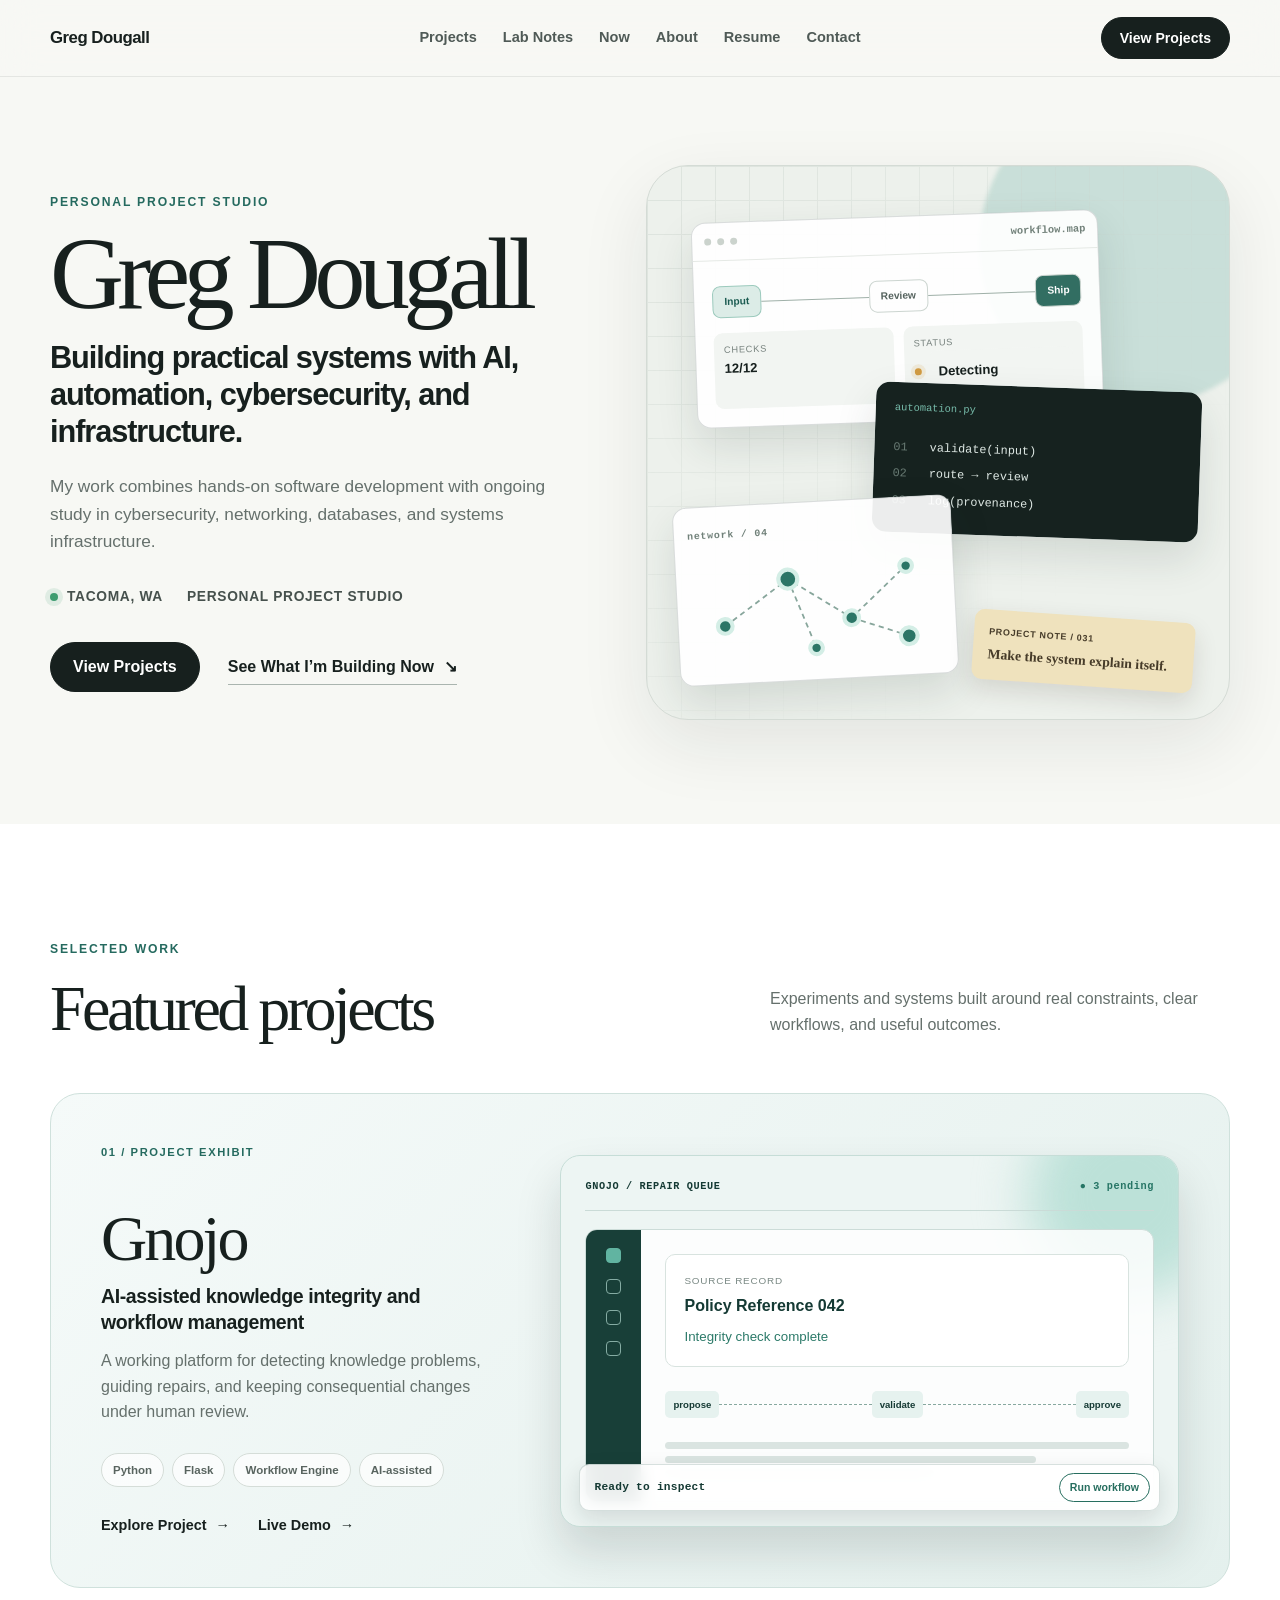
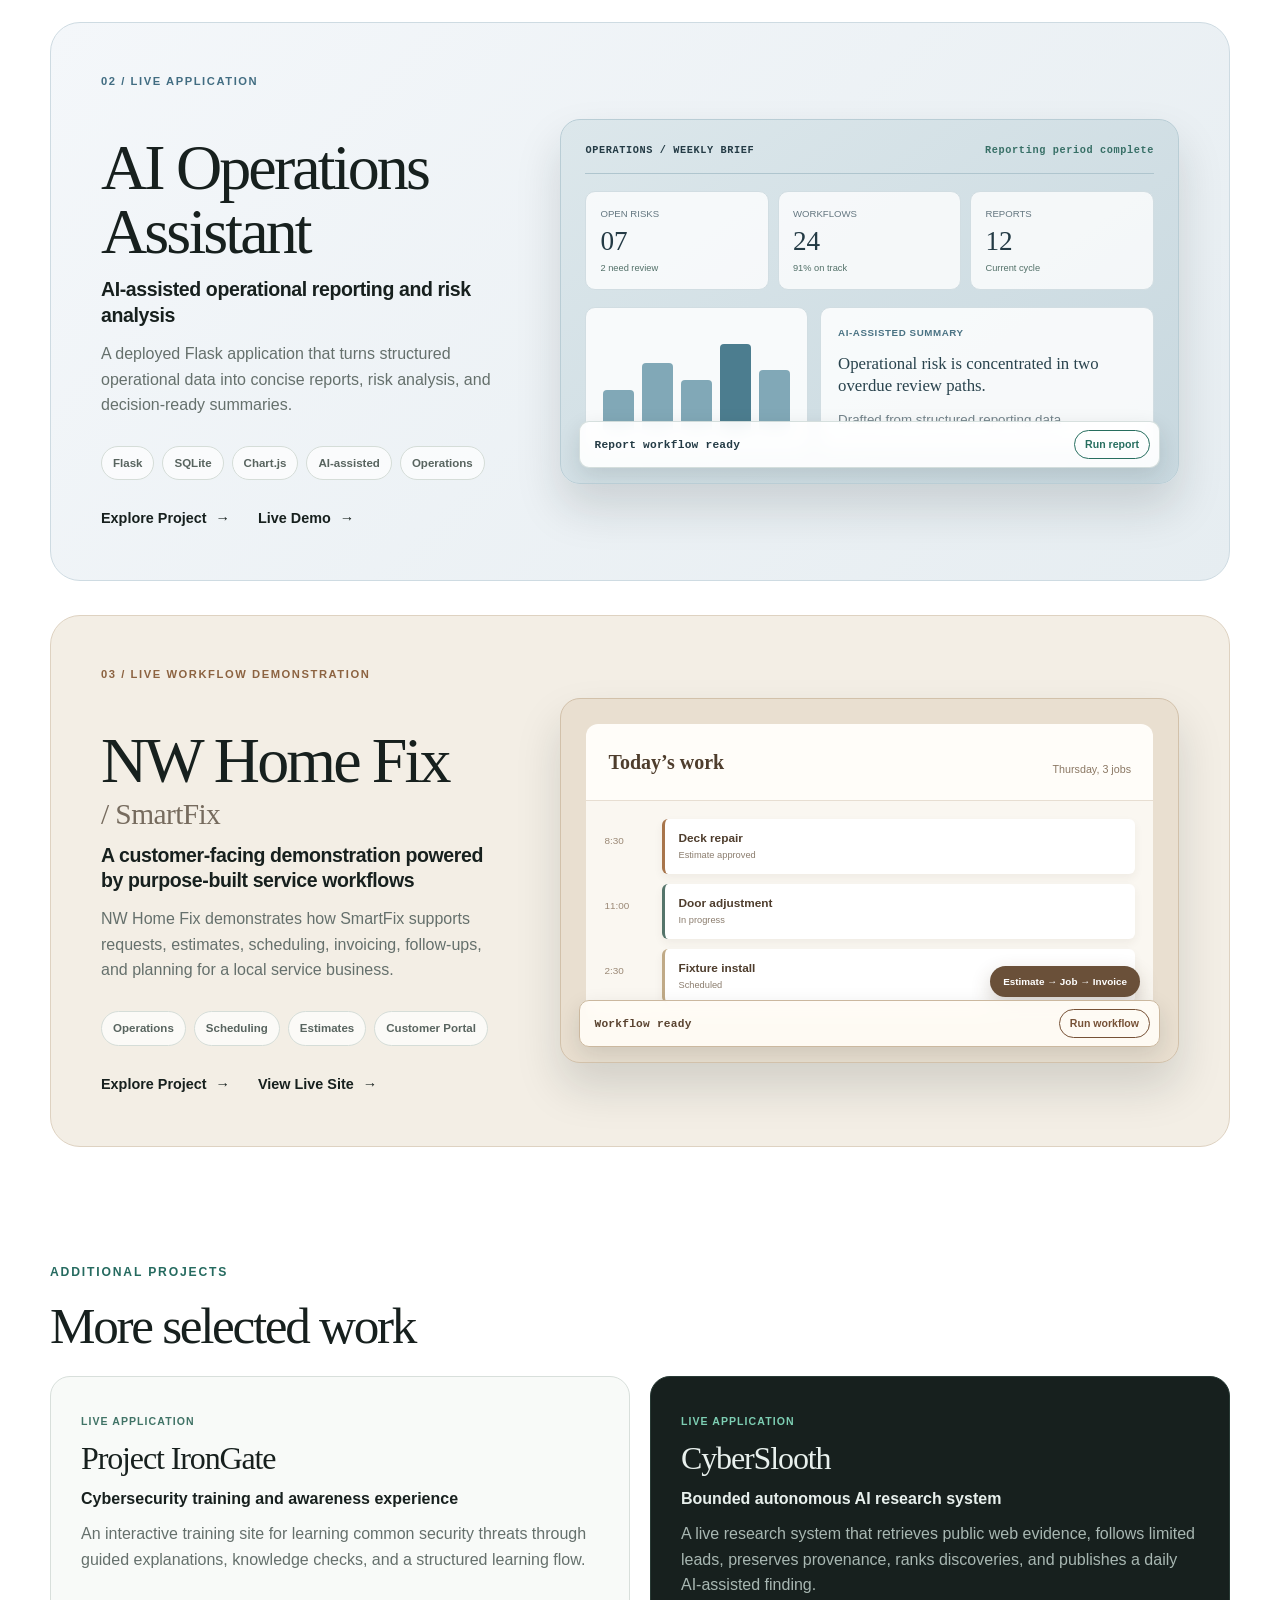
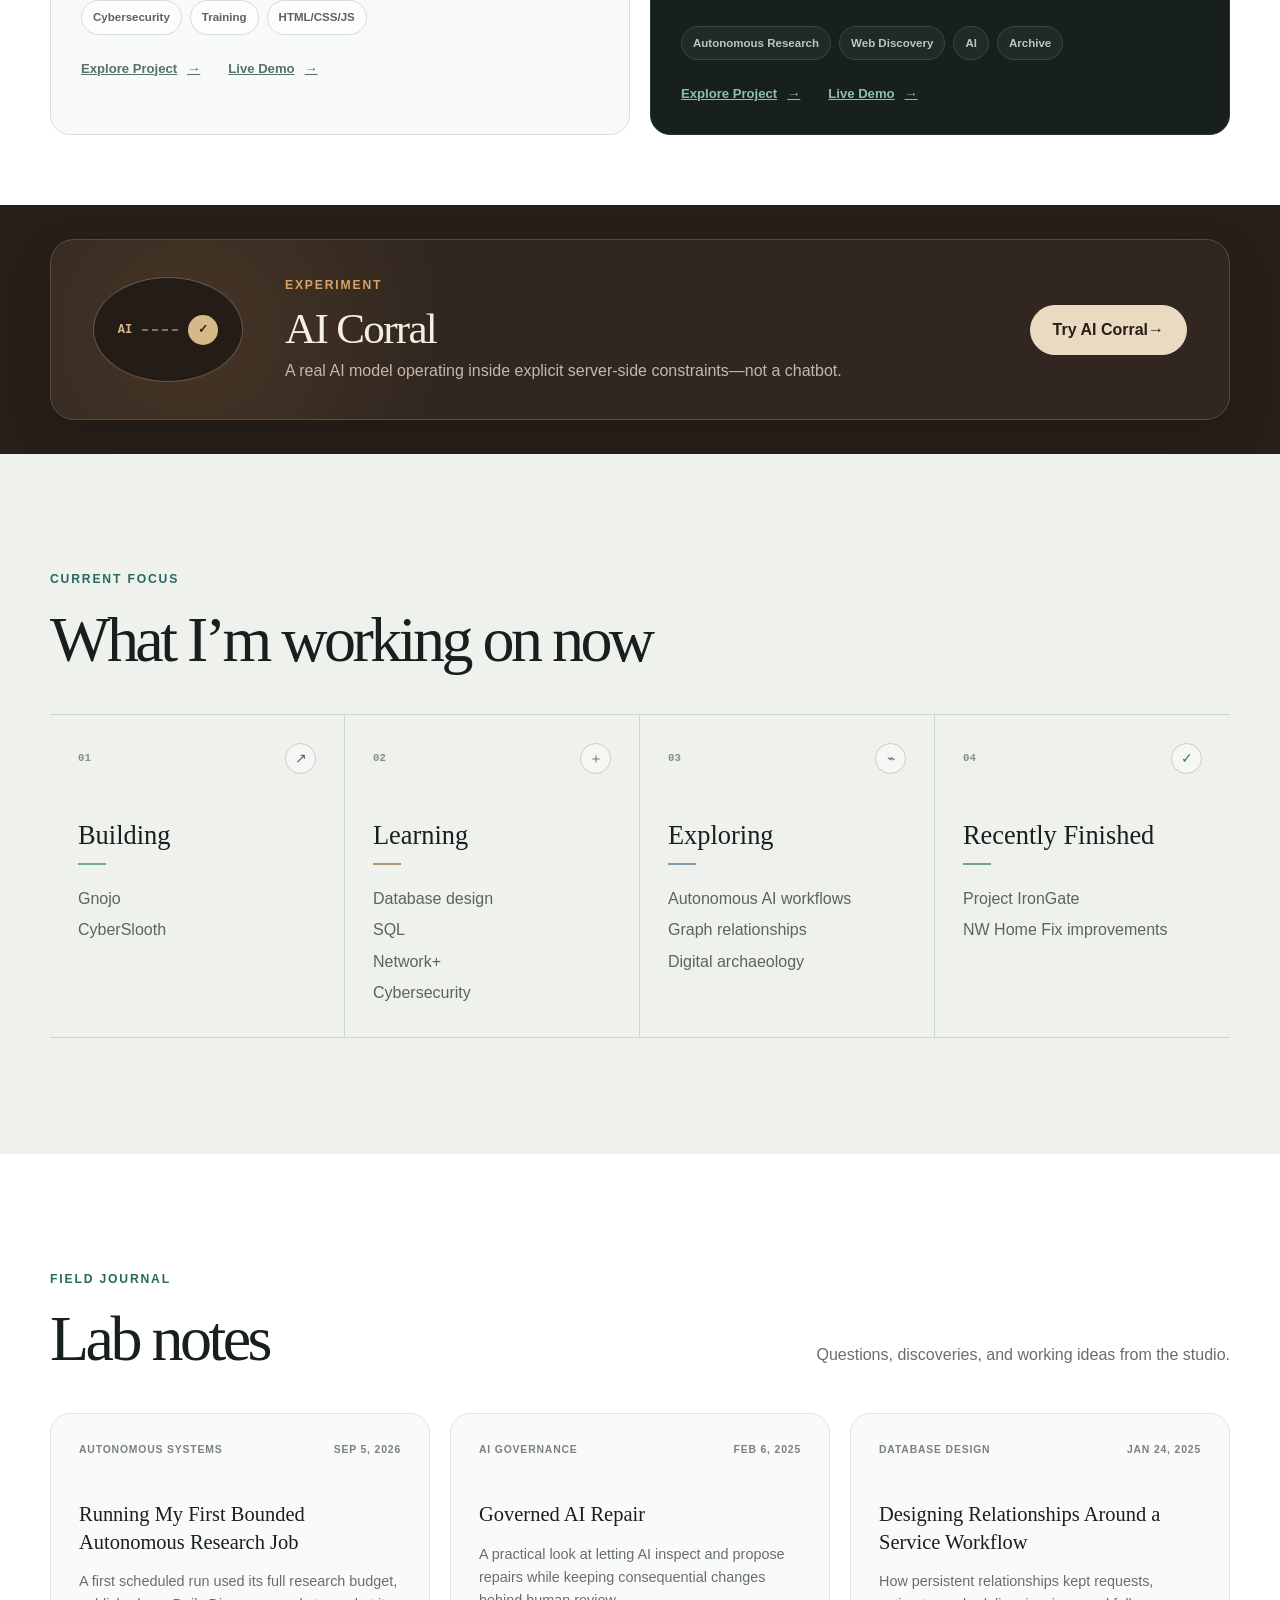
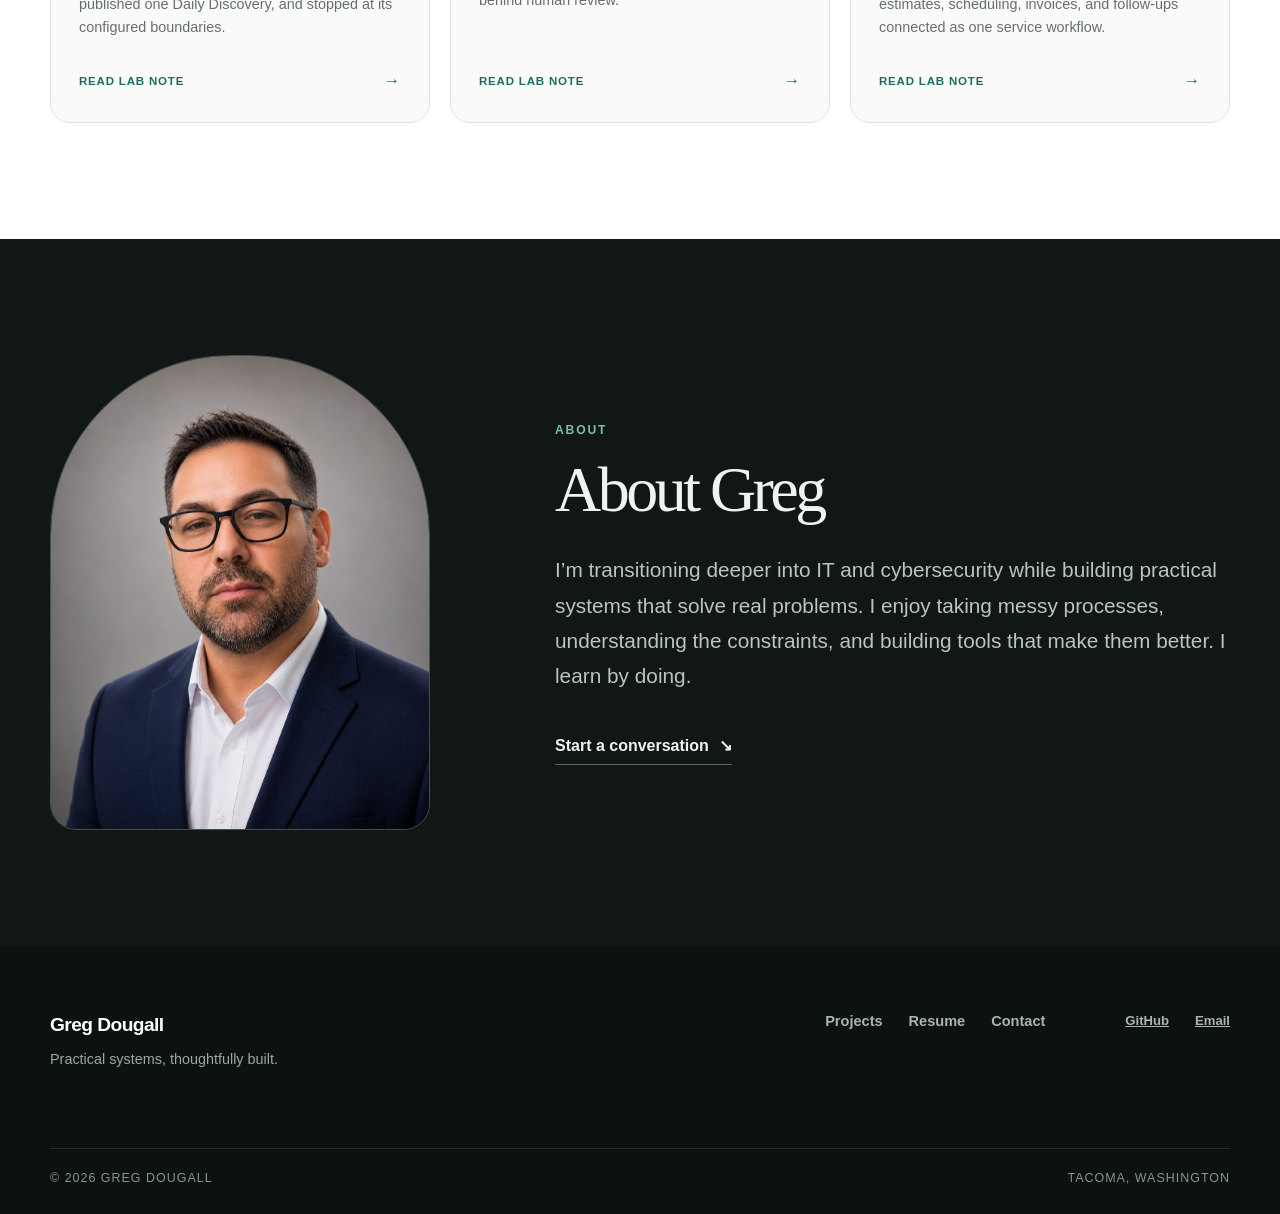
<file: index.html>
<!doctype html>
<html lang="en" class="no-js">
<head>
  <meta charset="utf-8">
  <meta name="viewport" content="width=device-width, initial-scale=1">
  <link rel="icon" href="/static/icons/favicon.ico" sizes="any">
  <link rel="icon" type="image/png" sizes="32x32" href="/static/icons/favicon-32x32.png">
  <link rel="apple-touch-icon" href="/static/icons/apple-touch-icon.png">
  <meta name="description" content="Greg Dougall builds practical systems with AI, automation, cybersecurity, and infrastructure.">
  <title>Greg Dougall | AI, Cybersecurity &amp; Systems Projects</title>
  <link rel="canonical" href="https://gregdougall.com/">
  <meta property="og:title" content="Greg Dougall | AI, Cybersecurity &amp; Systems Projects">
  <meta property="og:description" content="Greg Dougall builds practical systems with AI, automation, cybersecurity, and infrastructure.">
  <meta property="og:url" content="https://gregdougall.com/">
  <meta property="og:type" content="website">
  <meta property="og:image" content="https://gregdougall.com/static/Images/profile/headshot-github.jpg">
  <meta name="twitter:card" content="summary_large_image">
  <meta name="twitter:title" content="Greg Dougall | AI, Cybersecurity &amp; Systems Projects">
  <meta name="twitter:description" content="Greg Dougall builds practical systems with AI, automation, cybersecurity, and infrastructure.">
  <meta name="twitter:image" content="https://gregdougall.com/static/Images/profile/headshot-github.jpg">
  <script type="application/ld+json">
  {
    "@context": "https://schema.org",
    "@graph": [
      {
        "@type": "Person",
        "@id": "https://gregdougall.com/#person",
        "name": "Greg Dougall",
        "url": "https://gregdougall.com/",
        "homeLocation": {
          "@type": "Place",
          "name": "Tacoma, Washington, USA"
        },
        "description": "Greg Dougall builds practical systems with AI, automation, cybersecurity, and infrastructure.",
        "sameAs": [
          "https://github.com/grgdougall-crypto"
        ]
      },
      {
        "@type": "WebSite",
        "@id": "https://gregdougall.com/#website",
        "name": "Greg Dougall",
        "url": "https://gregdougall.com/",
        "publisher": {
          "@id": "https://gregdougall.com/#person"
        }
      }
    ]
  }
  </script>
  <link rel="stylesheet" href="static/css/styles.css">
</head>
<body>
  <a class="skip-link" href="#main-content">Skip to content</a>

  <header class="site-header">
    <div class="container nav-shell">
      <a class="wordmark" href="#top" aria-label="Greg Dougall, home">Greg Dougall</a>
      <button class="nav-toggle" type="button" aria-expanded="false" aria-controls="site-navigation">
        <span class="sr-only">Toggle navigation</span>
        <span aria-hidden="true"></span><span aria-hidden="true"></span><span aria-hidden="true"></span>
      </button>
      <nav id="site-navigation" class="site-nav" aria-label="Primary navigation">
        <a href="#projects">Projects</a>
        <a href="#lab-notes">Lab Notes</a>
        <a href="#now">Now</a>
        <a href="#about">About</a>
        <a href="/resume">Resume</a>
        <a href="/contact">Contact</a>
      </nav>
      <a class="button button-small nav-cta" href="#projects">View Projects</a>
    </div>
  </header>

  <main id="main-content">
    <section class="hero" id="top">
      <div class="container hero-grid">
        <div class="hero-copy">
          <p class="eyebrow">Personal project studio</p>
          <h1>Greg Dougall</h1>
          <p class="hero-statement">Building practical systems with AI, automation, cybersecurity, and infrastructure.</p>
          <p class="hero-support">My work combines hands-on software development with ongoing study in cybersecurity, networking, databases, and systems infrastructure.</p>
          <div class="hero-meta" aria-label="Location and focus">
            <span><span class="status-dot" aria-hidden="true"></span>Tacoma, WA</span>
            <span>Personal project studio</span>
          </div>
          <div class="hero-actions">
            <a class="button" href="#projects">View Projects</a>
            <a class="text-link" href="#now">See What I’m Building Now <span aria-hidden="true">↘</span></a>
          </div>
        </div>

        <div class="hero-visual" aria-label="Active system workspace with workflow, code, and network panels" role="group" tabindex="0">
          <div class="visual-grid" aria-hidden="true"></div>
          <div class="visual-window visual-workflow">
            <div class="window-bar"><span></span><span></span><span></span><b>workflow.map</b></div>
            <div class="flow-row"><span class="flow-node active">Input</span><i></i><span class="flow-node">Review</span><i></i><span class="flow-node success">Ship</span></div>
            <div class="metric-row"><span><small>checks</small><strong>12/12</strong></span><span class="system-status"><small>status</small><strong aria-live="polite"><i aria-hidden="true"></i><span>detecting</span></strong></span></div>
          </div>
          <div class="visual-window visual-code">
            <div class="window-label">automation.py</div>
            <code><span>01</span> validate(input)<br><span>02</span> route → review<br><span>03</span> log(provenance)</code>
          </div>
          <div class="visual-window visual-network">
            <span class="network-title">network / 04</span>
            <svg viewBox="0 0 240 120" role="presentation">
              <path d="M32 77 L94 35 L153 75 L207 28 M94 35 L118 102 M153 75 L207 95"/>
              <circle cx="32" cy="77" r="7"/><circle cx="94" cy="35" r="9"/><circle cx="153" cy="75" r="7"/><circle cx="207" cy="28" r="6"/><circle cx="118" cy="102" r="6"/><circle cx="207" cy="95" r="8"/>
            </svg>
          </div>
          <div class="visual-note"><span>PROJECT NOTE / 031</span><strong>Make the system explain itself.</strong></div>
        </div>
      </div>
    </section>

    <section class="section projects-section" id="projects">
      <div class="container">
        <div class="section-heading">
          <div><p class="eyebrow">Selected work</p><h2>Featured projects</h2></div>
          <p>Experiments and systems built around real constraints, clear workflows, and useful outcomes.</p>
        </div>

        <article class="project-card project-gnojo" id="project-gnojo">
          <div class="project-copy">
            <span class="project-index">01 / PROJECT EXHIBIT</span>
            <h3>Gnojo</h3>
            <p class="project-subtitle">AI-assisted knowledge integrity and workflow management</p>
            <p>A working platform for detecting knowledge problems, guiding repairs, and keeping consequential changes under human review.</p>
            <ul class="tag-list" aria-label="Technologies"><li>Python</li><li>Flask</li><li>Workflow Engine</li><li>AI-assisted</li></ul>
            <div class="hero-actions">
              <a class="project-link" href="/projects/gnojo">Explore Project <span aria-hidden="true">→</span></a>
              <a class="project-link" href="https://gnojoworkflows.com" target="_blank" rel="noopener noreferrer" aria-label="Open the live Gnojo application in a new tab">Live Demo <span aria-hidden="true">→</span></a>
            </div>
          </div>
          <div class="project-preview gnojo-preview" aria-label="Gnojo workflow interface preview" role="group">
            <div class="preview-top"><span>GNOJO / REPAIR QUEUE</span><b>● 3 pending</b></div>
            <div class="repair-layout">
              <div class="repair-sidebar"><i></i><i></i><i></i><i></i></div>
              <div class="repair-main">
                <div class="repair-card"><span>Source record</span><strong>Policy Reference 042</strong><small>Integrity check complete</small></div>
                <div class="repair-path"><span>propose</span><i></i><span>validate</span><i></i><span>approve</span></div>
                <div class="repair-log"><span></span><span></span><span></span></div>
              </div>
            </div>
            <div class="demo-status" data-sequence="Issue detected|Repair proposed|Human review|Approved"><span class="demo-step">Ready to inspect</span><button type="button" class="demo-trigger" aria-label="Run Gnojo workflow demonstration">Run workflow</button></div>
          </div>
        </article>

        <article class="project-card project-ops" id="project-ai-operations">
          <div class="project-copy">
            <span class="project-index">02 / LIVE APPLICATION</span>
            <h3><a class="project-title-link" href="/projects/ai-operations-assistant">AI Operations Assistant</a></h3>
            <p class="project-subtitle">AI-assisted operational reporting and risk analysis</p>
            <p>A deployed Flask application that turns structured operational data into concise reports, risk analysis, and decision-ready summaries.</p>
            <ul class="tag-list" aria-label="Technologies"><li>Flask</li><li>SQLite</li><li>Chart.js</li><li>AI-assisted</li><li>Operations</li></ul>
            <div class="hero-actions">
              <a class="project-link" href="/projects/ai-operations-assistant">Explore Project <span aria-hidden="true">→</span></a>
              <a class="project-link" href="https://ai-operations-assistant-5o3p.onrender.com" target="_blank" rel="noopener noreferrer" aria-label="Open the live AI Operations Assistant in a new tab">Live Demo <span aria-hidden="true">→</span></a>
            </div>
          </div>
          <div class="project-preview ops-preview" aria-label="AI Operations Assistant reporting dashboard preview" role="group">
            <div class="ops-bar"><span>OPERATIONS / WEEKLY BRIEF</span><b>Reporting period complete</b></div>
            <div class="ops-metrics"><div><span>Open risks</span><strong>07</strong><small>2 need review</small></div><div><span>Workflows</span><strong>24</strong><small>91% on track</small></div><div><span>Reports</span><strong>12</strong><small>Current cycle</small></div></div>
            <div class="ops-workspace"><div class="ops-chart" aria-hidden="true"><i></i><i></i><i></i><i></i><i></i></div><div class="ops-summary"><span>AI-assisted summary</span><strong>Operational risk is concentrated in two overdue review paths.</strong><small>Drafted from structured reporting data</small></div></div>
            <div class="demo-status" data-sequence="Data consolidated|Risks analyzed|Summary drafted|Report ready"><span class="demo-step">Report workflow ready</span><button type="button" class="demo-trigger" aria-label="Run AI Operations reporting demonstration">Run report</button></div>
          </div>
        </article>

        <article class="project-card project-smartfix" id="project-smartfix">
          <div class="project-copy">
            <span class="project-index">03 / LIVE WORKFLOW DEMONSTRATION</span>
            <h3><a class="project-title-link" href="/projects/smartfix">NW Home Fix <span>/ SmartFix</span></a></h3>
            <p class="project-subtitle">A customer-facing demonstration powered by purpose-built service workflows</p>
            <p>NW Home Fix demonstrates how SmartFix supports requests, estimates, scheduling, invoicing, follow-ups, and planning for a local service business.</p>
            <ul class="tag-list" aria-label="Project focus"><li>Operations</li><li>Scheduling</li><li>Estimates</li><li>Customer Portal</li></ul>
            <div class="hero-actions">
              <a class="project-link" href="/projects/smartfix">Explore Project <span aria-hidden="true">→</span></a>
              <a class="project-link" href="https://nwhomefix.com" target="_blank" rel="noopener noreferrer" aria-label="View the live NW Home Fix site in a new tab">View Live Site <span aria-hidden="true">→</span></a>
            </div>
          </div>
          <div class="project-preview smartfix-preview" aria-label="SmartFix service operations dashboard preview" role="group">
            <div class="smartfix-bar"><strong>Today’s work</strong><span>Thursday, 3 jobs</span></div>
            <div class="job-grid">
              <div class="schedule"><span>8:30</span><span>11:00</span><span>2:30</span></div>
              <div class="jobs"><div><b>Deck repair</b><small>Estimate approved</small></div><div><b>Door adjustment</b><small>In progress</small></div><div><b>Fixture install</b><small>Scheduled</small></div></div>
            </div>
            <div class="invoice-chip">Estimate → Job → Invoice</div>
            <div class="demo-status" data-sequence="Request received|Estimate prepared|Customer approved|Job scheduled"><span class="demo-step">Workflow ready</span><button type="button" class="demo-trigger" aria-label="Run SmartFix service workflow demonstration">Run workflow</button></div>
          </div>
        </article>
      </div>
    </section>

    <section class="selected-work-secondary" aria-labelledby="more-work-title">
      <div class="container">
        <div class="secondary-heading"><p class="eyebrow">Additional projects</p><h2 id="more-work-title">More selected work</h2></div>
        <div class="secondary-work-grid">
          <article class="secondary-work-card">
            <span class="secondary-status">Live application</span>
            <h3><a class="project-title-link" href="/projects/irongate">Project IronGate</a></h3>
            <p class="secondary-subtitle">Cybersecurity training and awareness experience</p>
            <p>An interactive training site for learning common security threats through guided explanations, knowledge checks, and a structured learning flow.</p>
            <ul class="tag-list" aria-label="Project IronGate focus"><li>Cybersecurity</li><li>Training</li><li>HTML/CSS/JS</li></ul>
            <div class="hero-actions">
              <a class="secondary-link" href="/projects/irongate">Explore Project <span aria-hidden="true">→</span></a>
              <a class="secondary-link" href="https://grgdougall-crypto.github.io/project-irongate/" target="_blank" rel="noopener noreferrer" aria-label="Open the live Project IronGate application in a new tab">Live Demo <span aria-hidden="true">→</span></a>
            </div>
          </article>
          <article class="secondary-work-card secondary-cyber">
            <span class="secondary-status">Live application</span>
            <h3><a class="project-title-link" href="/projects/cyberslooth">CyberSlooth</a></h3>
            <p class="secondary-subtitle">Bounded autonomous AI research system</p>
            <p>A live research system that retrieves public web evidence, follows limited leads, preserves provenance, ranks discoveries, and publishes a daily AI-assisted finding.</p>
            <ul class="tag-list" aria-label="CyberSlooth focus"><li>Autonomous Research</li><li>Web Discovery</li><li>AI</li><li>Archive</li></ul>
            <div class="hero-actions">
              <a class="secondary-link" href="/projects/cyberslooth">Explore Project <span aria-hidden="true">→</span></a>
              <a class="secondary-link" href="https://cyberslooth.com" target="_blank" rel="noopener noreferrer" aria-label="Open the live CyberSlooth application in a new tab">Live Demo <span aria-hidden="true">→</span></a>
            </div>
          </article>
        </div>
      </div>
    </section>

    <section class="corral-home-entry" aria-labelledby="corral-home-title">
      <div class="container corral-home-card">
        <div class="corral-home-mark" aria-hidden="true"><span>AI</span><i></i><strong>✓</strong></div>
        <div><p class="eyebrow">Experiment</p><h2 id="corral-home-title">AI Corral</h2><p>A real AI model operating inside explicit server-side constraints—not a chatbot.</p></div>
        <a class="button" href="/projects/ai-corral">Try AI Corral <span aria-hidden="true">→</span></a>
      </div>
    </section>

    <section class="section now-section" id="now">
      <div class="container">
        <div class="section-heading compact"><div><p class="eyebrow">Current focus</p><h2>What I’m working on now</h2></div></div>
        <div class="now-grid">
          <article class="now-building"><div class="now-marker"><span class="now-number">01</span><span class="now-icon" aria-hidden="true">↗</span></div><h3>Building</h3><ul><li>Gnojo</li><li>CyberSlooth</li></ul></article>
          <article class="now-learning"><div class="now-marker"><span class="now-number">02</span><span class="now-icon" aria-hidden="true">＋</span></div><h3>Learning</h3><ul><li>Database design</li><li>SQL</li><li>Network+</li><li>Cybersecurity</li></ul></article>
          <article class="now-exploring"><div class="now-marker"><span class="now-number">03</span><span class="now-icon" aria-hidden="true">⌁</span></div><h3>Exploring</h3><ul><li>Autonomous AI workflows</li><li>Graph relationships</li><li>Digital archaeology</li></ul></article>
          <article class="now-finished"><div class="now-marker"><span class="now-number">04</span><span class="now-icon" aria-hidden="true">✓</span></div><h3>Recently Finished</h3><ul><li>Project IronGate</li><li>NW Home Fix improvements</li></ul></article>
        </div>
      </div>
    </section>

    <section class="section notes-section" id="lab-notes">
      <div class="container">
        <div class="section-heading compact"><div><p class="eyebrow">Field journal</p><h2>Lab notes</h2></div><p>Questions, discoveries, and working ideas from the studio.</p></div>
        <div class="notes-grid">
          <article class="note-card"><a class="note-card-link" href="/lab-notes/bounded-autonomous-research"><span class="note-meta"><span>Autonomous systems</span><time datetime="2026-09-05">Sep 5, 2026</time></span><span class="note-title">Running My First Bounded Autonomous Research Job</span><span class="note-teaser">A first scheduled run used its full research budget, published one Daily Discovery, and stopped at its configured boundaries.</span><span class="note-control">Read Lab Note <i aria-hidden="true">→</i></span></a></article>
          <article class="note-card"><a class="note-card-link" href="/lab-notes/governed-ai-repair"><span class="note-meta"><span>AI governance</span><time datetime="2025-02-06">Feb 6, 2025</time></span><span class="note-title">Governed AI Repair</span><span class="note-teaser">A practical look at letting AI inspect and propose repairs while keeping consequential changes behind human review.</span><span class="note-control">Read Lab Note <i aria-hidden="true">→</i></span></a></article>
          <article class="note-card"><a class="note-card-link" href="/lab-notes/service-workflow-relationships"><span class="note-meta"><span>Database design</span><time datetime="2025-01-24">Jan 24, 2025</time></span><span class="note-title">Designing Relationships Around a Service Workflow</span><span class="note-teaser">How persistent relationships kept requests, estimates, scheduling, invoices, and follow-ups connected as one service workflow.</span><span class="note-control">Read Lab Note <i aria-hidden="true">→</i></span></a></article>
        </div>
      </div>
    </section>

    <section class="section about-section" id="about">
      <div class="container about-grid">
        <img class="profile-photo" src="/static/Images/profile/headshot-github.jpg" alt="Greg Dougall" width="1254" height="1254" loading="lazy">
        <div class="about-copy"><p class="eyebrow">About</p><h2>About Greg</h2><p>I’m transitioning deeper into IT and cybersecurity while building practical systems that solve real problems. I enjoy taking messy processes, understanding the constraints, and building tools that make them better. I learn by doing.</p><a class="text-link" href="/contact">Start a conversation <span aria-hidden="true">↘</span></a></div>
      </div>
    </section>
  </main>

  <footer class="site-footer" id="contact">
    <div class="container footer-top">
      <div><a class="wordmark footer-wordmark" href="#top">Greg Dougall</a><p>Practical systems, thoughtfully built.</p></div>
      <nav aria-label="Footer navigation"><a href="#projects">Projects</a><a href="/resume">Resume</a><a href="/contact">Contact</a></nav>
      <div class="social-placeholders" aria-label="Social links"><a href="https://github.com/grgdougall-crypto" target="_blank" rel="noopener noreferrer">GitHub <span class="sr-only">(opens in a new tab)</span></a><a href="mailto:hello@gregdougall.com">Email</a></div>
    </div>
    <div class="container footer-bottom"><span>© <span id="current-year">2025</span> Greg Dougall</span><span>Tacoma, Washington</span></div>
  </footer>

  <script src="static/js/main.js" defer></script>
</body>
</html>
</file>
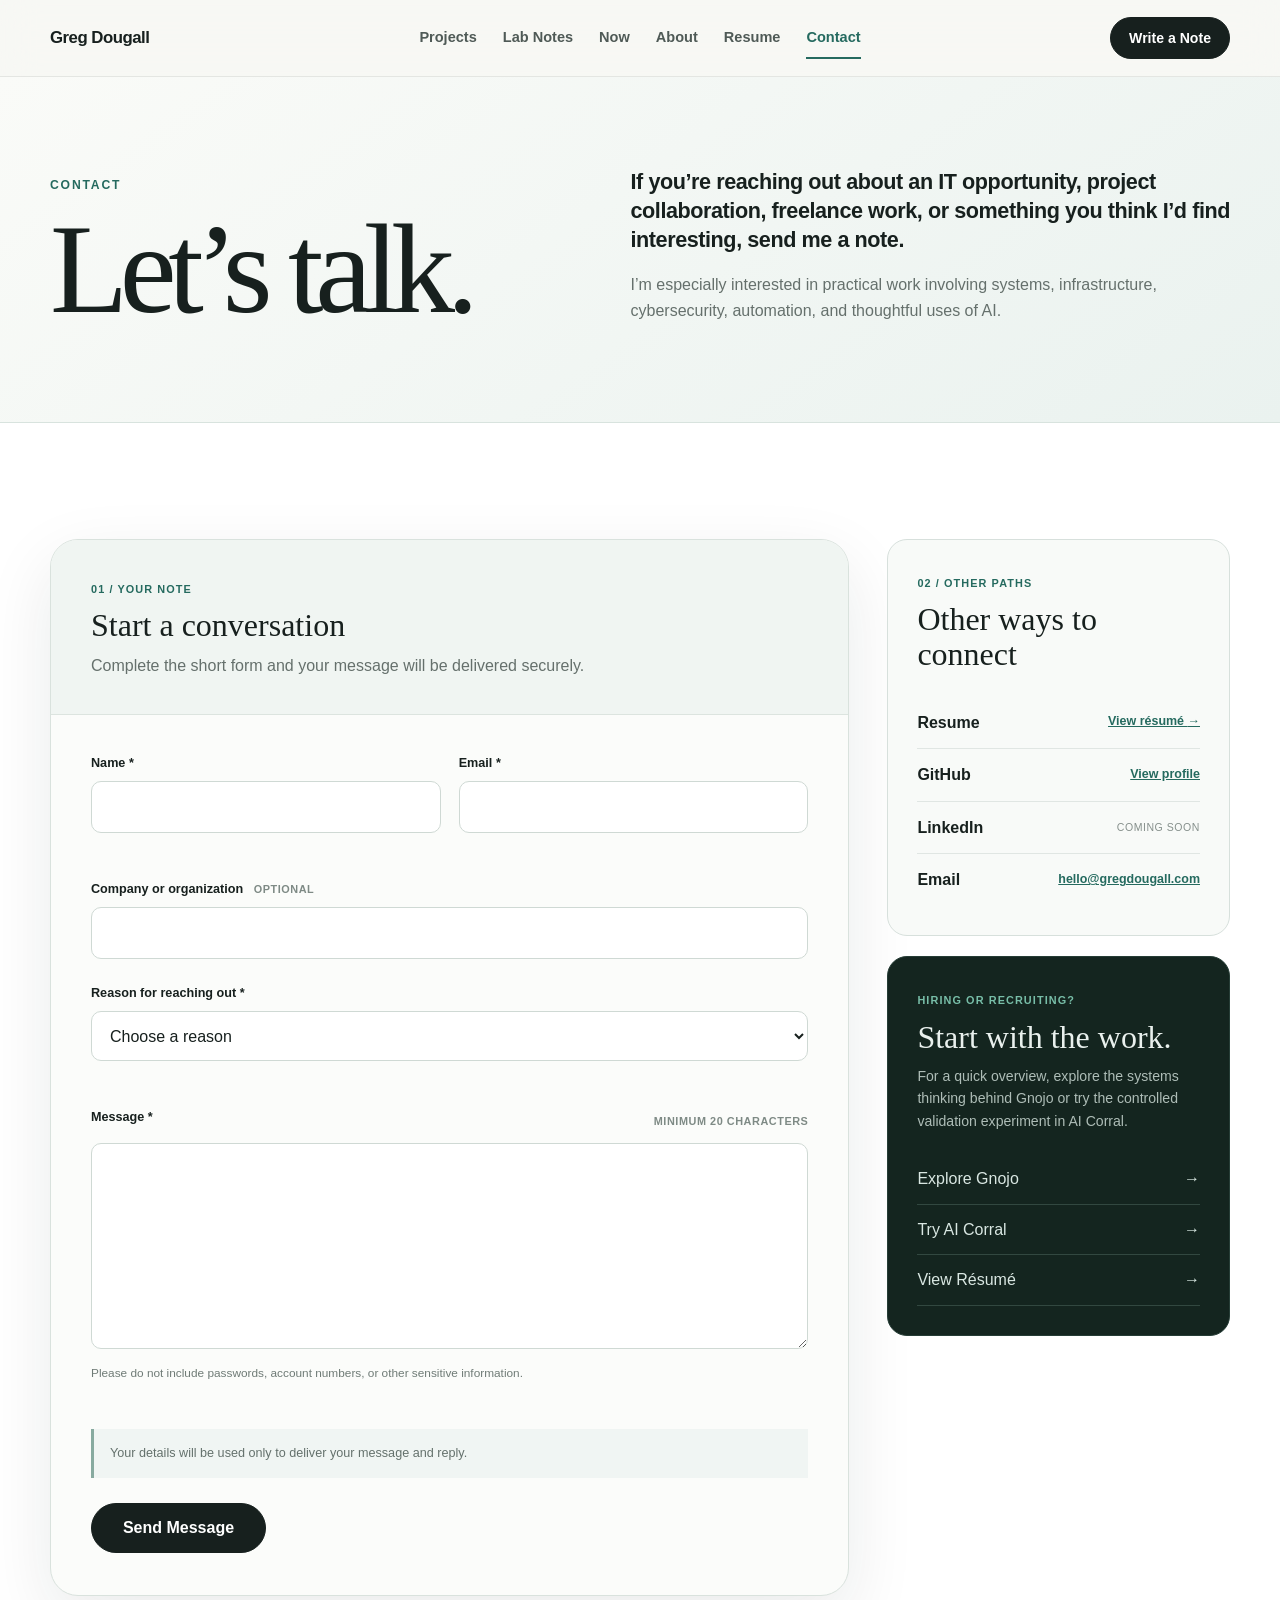
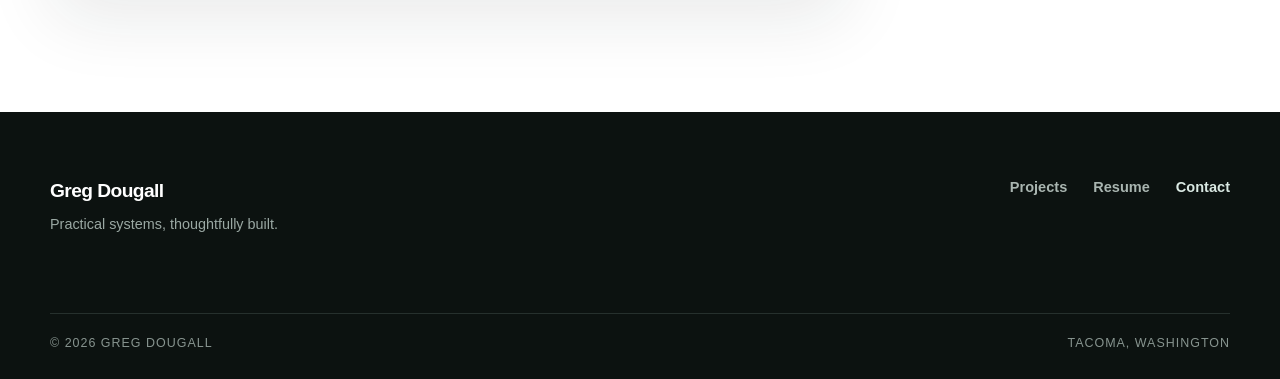
<file: contact.html>
<!doctype html>
<html lang="en" class="no-js">
<head>
  <meta charset="utf-8">
  <meta name="viewport" content="width=device-width, initial-scale=1">
  <link rel="icon" href="/static/icons/favicon.ico" sizes="any">
  <link rel="icon" type="image/png" sizes="32x32" href="/static/icons/favicon-32x32.png">
  <link rel="apple-touch-icon" href="/static/icons/apple-touch-icon.png">
  <meta name="description" content="Contact Greg Dougall about IT opportunities, project collaboration, freelance work, or technical conversations.">
  <title>Contact — Greg Dougall</title>
  <link rel="canonical" href="https://gregdougall.com/contact">
  <meta property="og:title" content="Contact — Greg Dougall">
  <meta property="og:description" content="Contact Greg Dougall about IT opportunities, project collaboration, freelance work, or technical conversations.">
  <meta property="og:url" content="https://gregdougall.com/contact">
  <meta property="og:type" content="website">
  <meta property="og:image" content="https://gregdougall.com/static/Images/profile/headshot-github.jpg">
  <meta name="twitter:card" content="summary_large_image">
  <meta name="twitter:title" content="Contact — Greg Dougall">
  <meta name="twitter:description" content="Contact Greg Dougall about IT opportunities, project collaboration, freelance work, or technical conversations.">
  <meta name="twitter:image" content="https://gregdougall.com/static/Images/profile/headshot-github.jpg">
  <link rel="stylesheet" href="static/css/styles.css">
</head>
<body class="contact-page">
  <a class="skip-link" href="#main-content">Skip to content</a>
  <header class="site-header">
    <div class="container nav-shell">
      <a class="wordmark" href="/" aria-label="Greg Dougall, home">Greg Dougall</a>
      <button class="nav-toggle" type="button" aria-expanded="false" aria-controls="site-navigation"><span class="sr-only">Toggle navigation</span><span aria-hidden="true"></span><span aria-hidden="true"></span><span aria-hidden="true"></span></button>
      <nav id="site-navigation" class="site-nav" aria-label="Primary navigation">
        <a href="/#projects">Projects</a><a href="/#lab-notes">Lab Notes</a><a href="/#now">Now</a><a href="/#about">About</a><a href="/resume">Resume</a><a href="/contact" class="active-nav" aria-current="page">Contact</a>
      </nav>
      <a class="button button-small nav-cta" href="#contact-form">Write a Note</a>
    </div>
  </header>

  <main id="main-content">
    <section class="contact-hero">
      <div class="container contact-hero-grid">
        <div><p class="eyebrow">Contact</p><h1>Let’s talk.</h1></div>
        <div><p class="contact-lede">If you’re reaching out about an IT opportunity, project collaboration, freelance work, or something you think I’d find interesting, send me a note.</p><p>I’m especially interested in practical work involving systems, infrastructure, cybersecurity, automation, and thoughtful uses of AI.</p></div>
      </div>
    </section>

    <section class="section contact-main">
      <div class="container contact-layout">
        <div class="contact-form-panel">
          <div class="contact-panel-heading"><span>01 / Your note</span><h2>Start a conversation</h2><p>Complete the short form and your message will be delivered securely.</p></div>
          <form id="contact-form" class="contact-form" data-contact-form novalidate>
            <div class="field-row">
              <div class="form-field"><label for="contact-name">Name <span aria-hidden="true">*</span></label><input id="contact-name" name="name" type="text" autocomplete="name" required aria-describedby="name-error"><span class="field-error" id="name-error" aria-live="polite"></span></div>
              <div class="form-field"><label for="contact-email">Email <span aria-hidden="true">*</span></label><input id="contact-email" name="email" type="email" autocomplete="email" required aria-describedby="email-error"><span class="field-error" id="email-error" aria-live="polite"></span></div>
            </div>
            <div class="form-field"><label for="contact-company">Company or organization <span class="optional-label">Optional</span></label><input id="contact-company" name="company" type="text" autocomplete="organization"></div>
            <div class="form-field"><label for="contact-reason">Reason for reaching out <span aria-hidden="true">*</span></label><select id="contact-reason" name="reason" required aria-describedby="reason-error"><option value="">Choose a reason</option><option>Job opportunity</option><option>Recruiting / hiring</option><option>Project collaboration</option><option>Freelance / consulting</option><option>Technical conversation</option><option>Other</option></select><span class="field-error" id="reason-error" aria-live="polite"></span></div>
            <div class="form-field"><div class="label-line"><label for="contact-message">Message <span aria-hidden="true">*</span></label><span class="character-guidance">Minimum 20 characters</span></div><textarea id="contact-message" name="message" rows="7" required minlength="20" aria-describedby="message-help message-error"></textarea><span class="field-help" id="message-help">Please do not include passwords, account numbers, or other sensitive information.</span><span class="field-error" id="message-error" aria-live="polite"></span></div>
            <div class="form-trap" aria-hidden="true"><label for="contact-website">Leave this field empty</label><input id="contact-website" name="website" type="text" tabindex="-1" autocomplete="off"></div>
            <p class="privacy-note">Your details will be used only to deliver your message and reply.</p>
            <button class="button contact-submit" type="submit">Send Message</button>
            <div class="contact-status" role="status" aria-live="polite" tabindex="-1"></div>
            <noscript><p class="noscript-note">JavaScript is required to send this form. You can also email <a href="mailto:hello@gregdougall.com">hello@gregdougall.com</a>.</p></noscript>
          </form>
        </div>

        <aside class="contact-sidebar">
          <section class="connect-card"><span>02 / Other paths</span><h2>Other ways to connect</h2><ul><li><strong>Resume</strong><a href="/resume">View résumé <span aria-hidden="true">→</span></a></li><li><strong>GitHub</strong><a href="https://github.com/grgdougall-crypto" target="_blank" rel="noopener noreferrer">View profile <span class="sr-only">(opens in a new tab)</span></a></li><li><strong>LinkedIn</strong><small>Coming soon</small></li><li><strong>Email</strong><a href="mailto:hello@gregdougall.com">hello@gregdougall.com</a></li></ul></section>
          <section class="recruiter-card"><span>Hiring or recruiting?</span><h2>Start with the work.</h2><p>For a quick overview, explore the systems thinking behind Gnojo or try the controlled validation experiment in AI Corral.</p><div><a href="/projects/gnojo">Explore Gnojo <span aria-hidden="true">→</span></a><a href="/projects/ai-corral">Try AI Corral <span aria-hidden="true">→</span></a><a href="/resume">View Résumé <span aria-hidden="true">→</span></a></div></section>
        </aside>
      </div>
    </section>
  </main>

  <footer class="site-footer"><div class="container footer-top"><div><a class="wordmark footer-wordmark" href="/">Greg Dougall</a><p>Practical systems, thoughtfully built.</p></div><nav aria-label="Footer navigation"><a href="/#projects">Projects</a><a href="/resume">Resume</a><a href="/contact" aria-current="page">Contact</a></nav></div><div class="container footer-bottom"><span>© <span id="current-year">2025</span> Greg Dougall</span><span>Tacoma, Washington</span></div></footer>
  <script src="static/js/main.js" defer></script>
</body>
</html>
</file>
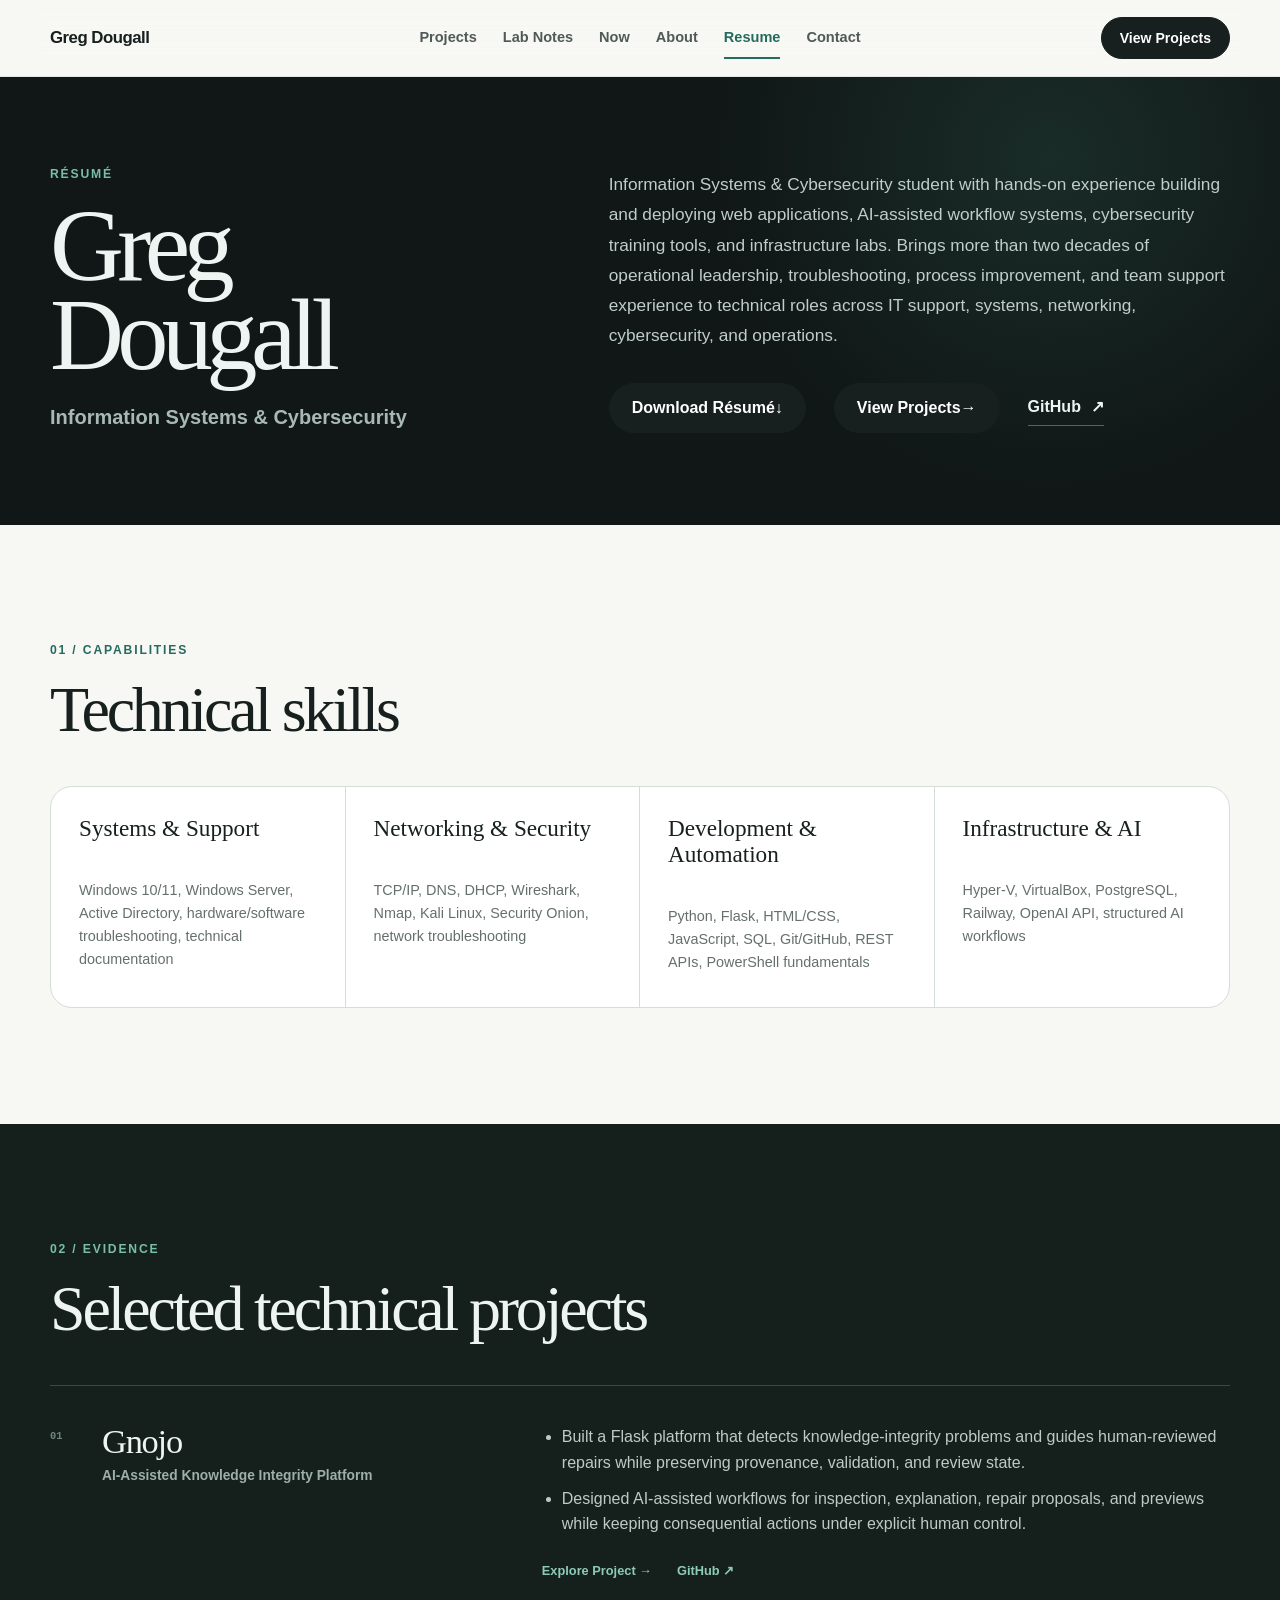
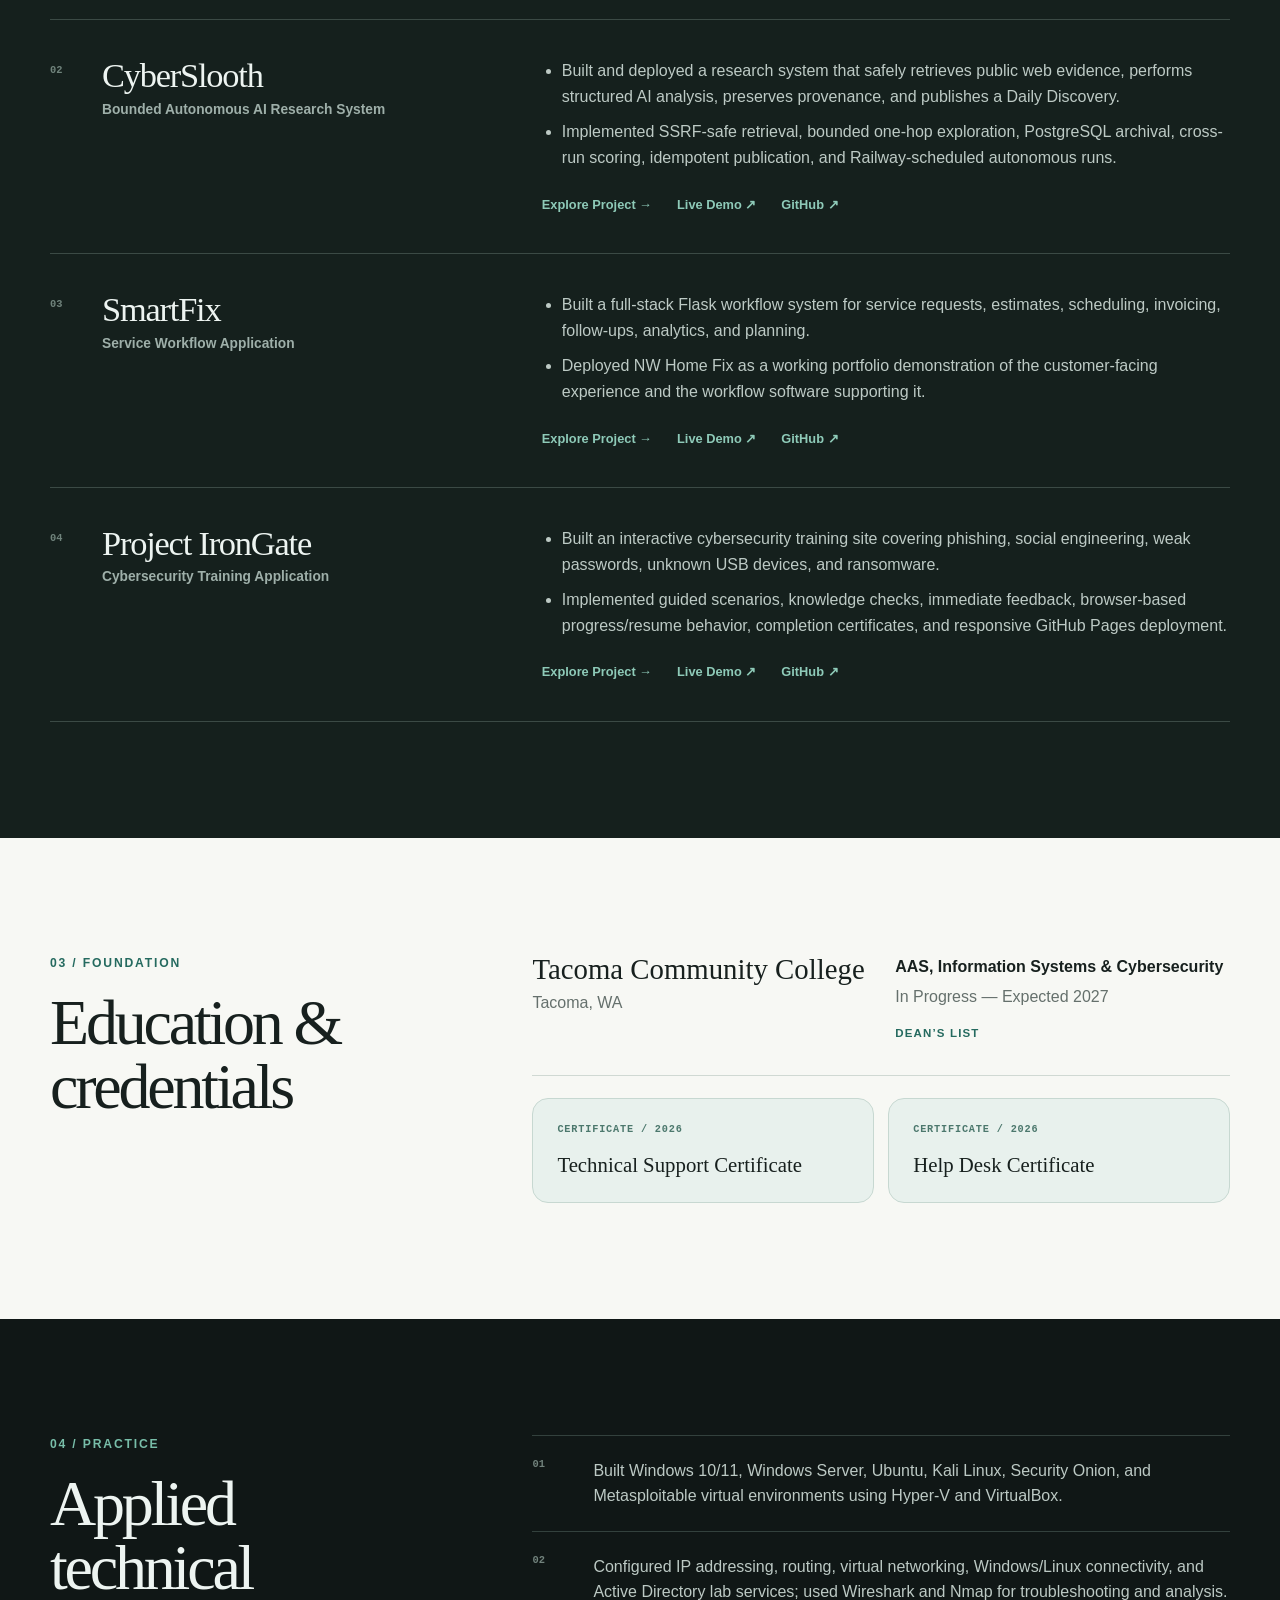
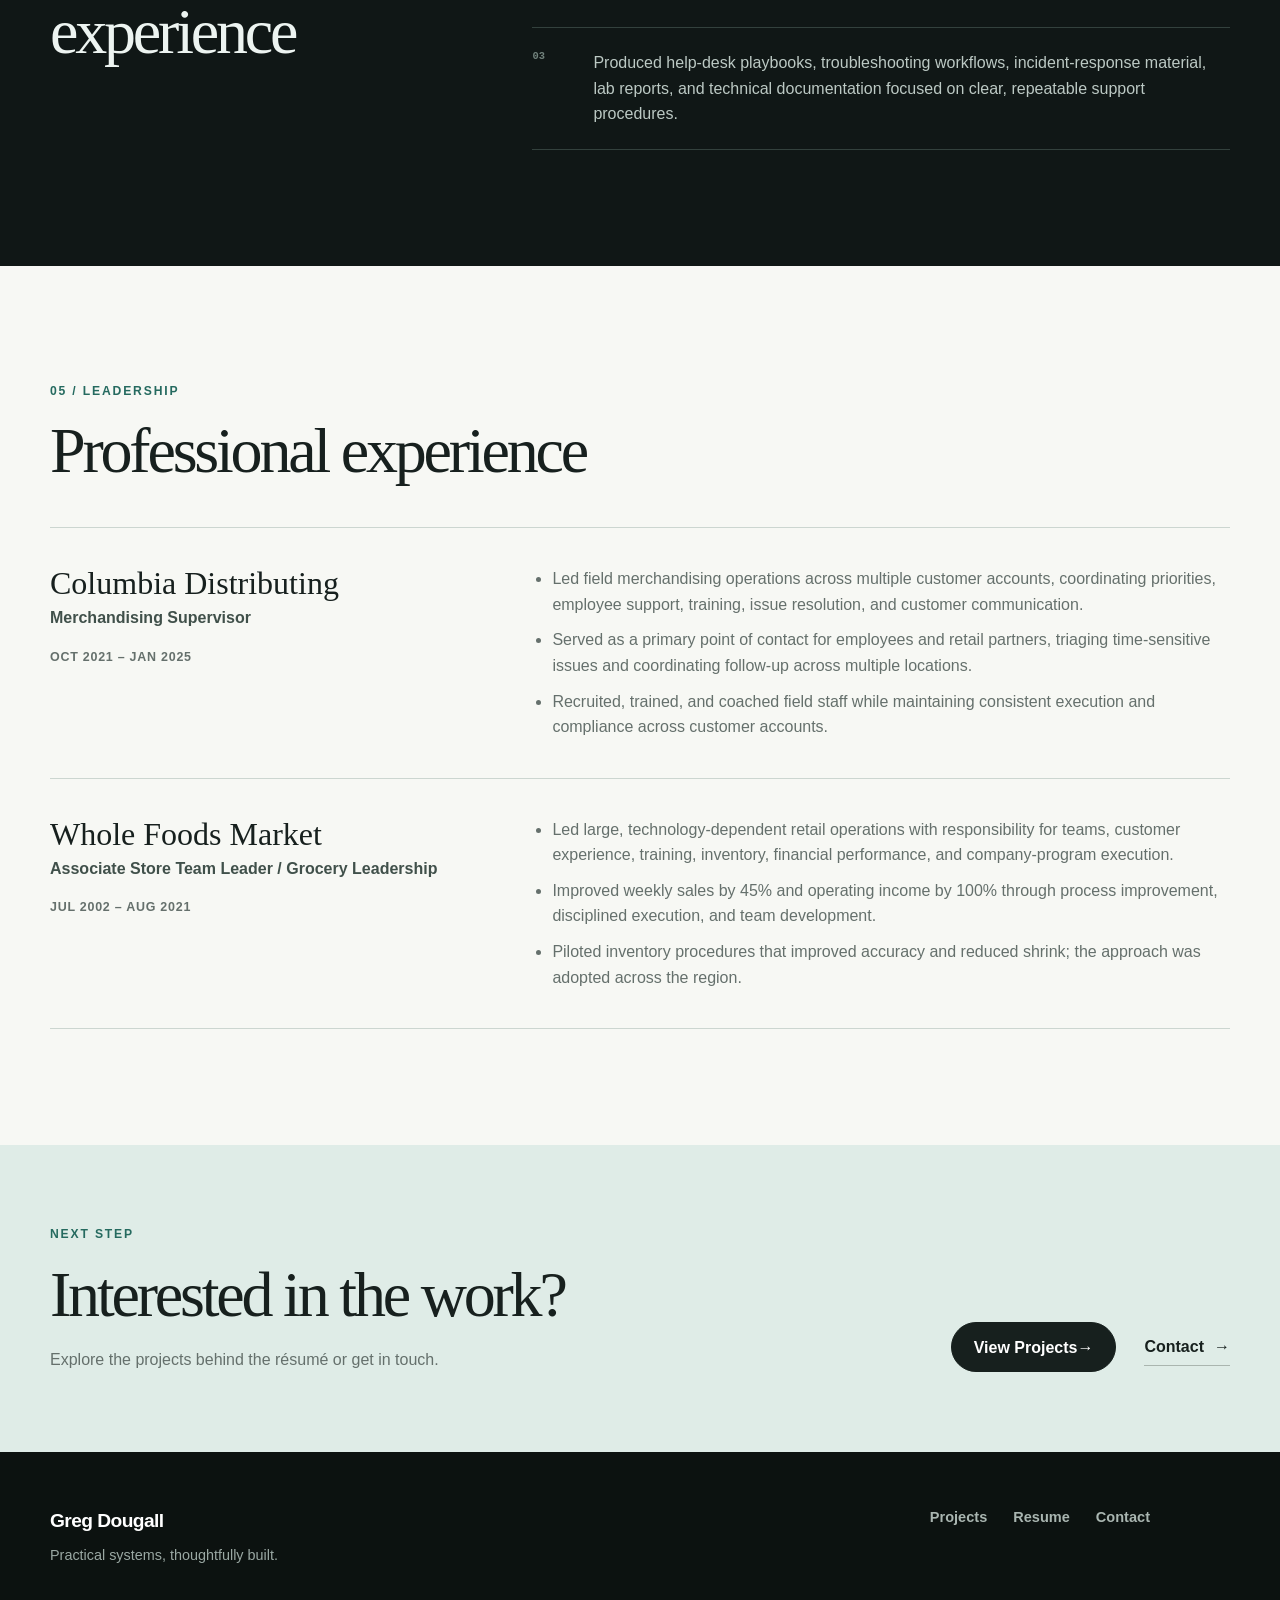
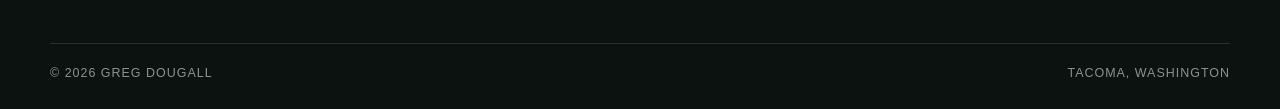
<file: resume.html>
<!doctype html>
<html lang="en" class="no-js">
<head>
  <meta charset="utf-8">
  <meta name="viewport" content="width=device-width, initial-scale=1">
  <link rel="icon" href="/static/icons/favicon.ico" sizes="any">
  <link rel="icon" type="image/png" sizes="32x32" href="/static/icons/favicon-32x32.png">
  <link rel="apple-touch-icon" href="/static/icons/apple-touch-icon.png">
  <meta name="description" content="Greg Dougall’s résumé: information systems, cybersecurity, technical projects, education, and operational leadership experience.">
  <title>Greg Dougall Resume | IT, Cybersecurity &amp; AI</title>
  <link rel="canonical" href="https://gregdougall.com/resume">
  <meta property="og:title" content="Greg Dougall Resume | IT, Cybersecurity &amp; AI">
  <meta property="og:description" content="Greg Dougall’s résumé: information systems, cybersecurity, technical projects, education, and operational leadership experience.">
  <meta property="og:url" content="https://gregdougall.com/resume">
  <meta property="og:type" content="website">
  <meta property="og:image" content="https://gregdougall.com/static/Images/profile/headshot-github.jpg">
  <meta name="twitter:card" content="summary_large_image">
  <meta name="twitter:title" content="Greg Dougall Resume | IT, Cybersecurity &amp; AI">
  <meta name="twitter:description" content="Greg Dougall’s résumé: information systems, cybersecurity, technical projects, education, and operational leadership experience.">
  <meta name="twitter:image" content="https://gregdougall.com/static/Images/profile/headshot-github.jpg">
  <link rel="stylesheet" href="static/css/styles.css">
</head>
<body class="resume-page">
  <a class="skip-link" href="#main-content">Skip to content</a>
  <header class="site-header">
    <div class="container nav-shell">
      <a class="wordmark" href="/" aria-label="Greg Dougall, home">Greg Dougall</a>
      <button class="nav-toggle" type="button" aria-expanded="false" aria-controls="site-navigation"><span class="sr-only">Toggle navigation</span><span aria-hidden="true"></span><span aria-hidden="true"></span><span aria-hidden="true"></span></button>
      <nav id="site-navigation" class="site-nav" aria-label="Primary navigation"><a href="/#projects">Projects</a><a href="/#lab-notes">Lab Notes</a><a href="/#now">Now</a><a href="/#about">About</a><a href="/resume" class="active-nav" aria-current="page">Resume</a><a href="/contact">Contact</a></nav>
      <a class="button button-small nav-cta" href="/#projects">View Projects</a>
    </div>
  </header>

  <main id="main-content">
    <section class="resume-hero">
      <div class="container resume-hero-grid">
        <div><p class="eyebrow">Résumé</p><h1>Greg Dougall</h1><p class="resume-role">Information Systems &amp; Cybersecurity</p></div>
        <div class="resume-intro-copy">
          <p>Information Systems &amp; Cybersecurity student with hands-on experience building and deploying web applications, AI-assisted workflow systems, cybersecurity training tools, and infrastructure labs. Brings more than two decades of operational leadership, troubleshooting, process improvement, and team support experience to technical roles across IT support, systems, networking, cybersecurity, and operations.</p>
          <div class="hero-actions"><a class="button" href="/static/resume/Greg_Dougall_Resume.pdf" download="Greg_Dougall_Resume.pdf">Download Résumé <span aria-hidden="true">↓</span></a><a class="button" href="/#projects">View Projects <span aria-hidden="true">→</span></a><a class="text-link" href="https://github.com/grgdougall-crypto" target="_blank" rel="noopener noreferrer">GitHub <span aria-hidden="true">↗</span><span class="sr-only">(opens in a new tab)</span></a></div>
        </div>
      </div>
    </section>

    <section class="section resume-skills" aria-labelledby="skills-title"><div class="container"><div class="resume-section-heading"><p class="eyebrow">01 / Capabilities</p><h2 id="skills-title">Technical skills</h2></div><div class="resume-skill-grid">
      <article><h3>Systems &amp; Support</h3><p>Windows 10/11, Windows Server, Active Directory, hardware/software troubleshooting, technical documentation</p></article>
      <article><h3>Networking &amp; Security</h3><p>TCP/IP, DNS, DHCP, Wireshark, Nmap, Kali Linux, Security Onion, network troubleshooting</p></article>
      <article><h3>Development &amp; Automation</h3><p>Python, Flask, HTML/CSS, JavaScript, SQL, Git/GitHub, REST APIs, PowerShell fundamentals</p></article>
      <article><h3>Infrastructure &amp; AI</h3><p>Hyper-V, VirtualBox, PostgreSQL, Railway, OpenAI API, structured AI workflows</p></article>
    </div></div></section>

    <section class="section resume-projects" aria-labelledby="resume-projects-title"><div class="container"><div class="resume-section-heading"><p class="eyebrow">02 / Evidence</p><h2 id="resume-projects-title">Selected technical projects</h2></div><div class="resume-project-list">
      <article class="resume-project-entry"><div class="resume-project-title"><span>01</span><div><h3>Gnojo</h3><p>AI-Assisted Knowledge Integrity Platform</p></div></div><div><ul><li>Built a Flask platform that detects knowledge-integrity problems and guides human-reviewed repairs while preserving provenance, validation, and review state.</li><li>Designed AI-assisted workflows for inspection, explanation, repair proposals, and previews while keeping consequential actions under explicit human control.</li></ul><div class="resume-links"><a href="/projects/gnojo">Explore Project <span aria-hidden="true">→</span></a><a href="https://github.com/grgdougall-crypto/Gnojo" target="_blank" rel="noopener noreferrer">GitHub <span aria-hidden="true">↗</span><span class="sr-only">(opens in a new tab)</span></a></div></div></article>
      <article class="resume-project-entry"><div class="resume-project-title"><span>02</span><div><h3>CyberSlooth</h3><p>Bounded Autonomous AI Research System</p></div></div><div><ul><li>Built and deployed a research system that safely retrieves public web evidence, performs structured AI analysis, preserves provenance, and publishes a Daily Discovery.</li><li>Implemented SSRF-safe retrieval, bounded one-hop exploration, PostgreSQL archival, cross-run scoring, idempotent publication, and Railway-scheduled autonomous runs.</li></ul><div class="resume-links"><a href="/projects/cyberslooth">Explore Project <span aria-hidden="true">→</span></a><a href="https://cyberslooth.com" target="_blank" rel="noopener noreferrer">Live Demo <span aria-hidden="true">↗</span><span class="sr-only">(opens in a new tab)</span></a><a href="https://github.com/grgdougall-crypto/CyberSlooth" target="_blank" rel="noopener noreferrer">GitHub <span aria-hidden="true">↗</span><span class="sr-only">(opens in a new tab)</span></a></div></div></article>
      <article class="resume-project-entry"><div class="resume-project-title"><span>03</span><div><h3>SmartFix</h3><p>Service Workflow Application</p></div></div><div><ul><li>Built a full-stack Flask workflow system for service requests, estimates, scheduling, invoicing, follow-ups, analytics, and planning.</li><li>Deployed NW Home Fix as a working portfolio demonstration of the customer-facing experience and the workflow software supporting it.</li></ul><div class="resume-links"><a href="/projects/smartfix">Explore Project <span aria-hidden="true">→</span></a><a href="https://nwhomefix.com" target="_blank" rel="noopener noreferrer">Live Demo <span aria-hidden="true">↗</span><span class="sr-only">(opens in a new tab)</span></a><a href="https://github.com/grgdougall-crypto/Project-SmartFix" target="_blank" rel="noopener noreferrer">GitHub <span aria-hidden="true">↗</span><span class="sr-only">(opens in a new tab)</span></a></div></div></article>
      <article class="resume-project-entry"><div class="resume-project-title"><span>04</span><div><h3>Project IronGate</h3><p>Cybersecurity Training Application</p></div></div><div><ul><li>Built an interactive cybersecurity training site covering phishing, social engineering, weak passwords, unknown USB devices, and ransomware.</li><li>Implemented guided scenarios, knowledge checks, immediate feedback, browser-based progress/resume behavior, completion certificates, and responsive GitHub Pages deployment.</li></ul><div class="resume-links"><a href="/projects/irongate">Explore Project <span aria-hidden="true">→</span></a><a href="https://grgdougall-crypto.github.io/project-irongate/" target="_blank" rel="noopener noreferrer">Live Demo <span aria-hidden="true">↗</span><span class="sr-only">(opens in a new tab)</span></a><a href="https://github.com/grgdougall-crypto/project-irongate" target="_blank" rel="noopener noreferrer">GitHub <span aria-hidden="true">↗</span><span class="sr-only">(opens in a new tab)</span></a></div></div></article>
    </div></div></section>

    <section class="section resume-education" aria-labelledby="education-title"><div class="container resume-two-column"><div class="resume-section-heading"><p class="eyebrow">03 / Foundation</p><h2 id="education-title">Education &amp; credentials</h2></div><div><article class="education-record"><div><h3>Tacoma Community College</h3><p>Tacoma, WA</p></div><div><strong>AAS, Information Systems &amp; Cybersecurity</strong><p>In Progress — Expected 2027</p><span>Dean’s List</span></div></article><div class="credential-grid" aria-label="Certificates"><article><span>Certificate / 2026</span><strong>Technical Support Certificate</strong></article><article><span>Certificate / 2026</span><strong>Help Desk Certificate</strong></article></div></div></div></section>

    <section class="section resume-applied" aria-labelledby="applied-title"><div class="container resume-two-column"><div class="resume-section-heading"><p class="eyebrow">04 / Practice</p><h2 id="applied-title">Applied technical experience</h2></div><ol class="resume-numbered-list"><li><span>01</span>Built Windows 10/11, Windows Server, Ubuntu, Kali Linux, Security Onion, and Metasploitable virtual environments using Hyper-V and VirtualBox.</li><li><span>02</span>Configured IP addressing, routing, virtual networking, Windows/Linux connectivity, and Active Directory lab services; used Wireshark and Nmap for troubleshooting and analysis.</li><li><span>03</span>Produced help-desk playbooks, troubleshooting workflows, incident-response material, lab reports, and technical documentation focused on clear, repeatable support procedures.</li></ol></div></section>

    <section class="section resume-experience" aria-labelledby="experience-title"><div class="container"><div class="resume-section-heading"><p class="eyebrow">05 / Leadership</p><h2 id="experience-title">Professional experience</h2></div><div class="experience-list">
      <article><div class="experience-meta"><h3>Columbia Distributing</h3><p>Merchandising Supervisor</p><span>Oct 2021 – Jan 2025</span></div><ul><li>Led field merchandising operations across multiple customer accounts, coordinating priorities, employee support, training, issue resolution, and customer communication.</li><li>Served as a primary point of contact for employees and retail partners, triaging time-sensitive issues and coordinating follow-up across multiple locations.</li><li>Recruited, trained, and coached field staff while maintaining consistent execution and compliance across customer accounts.</li></ul></article>
      <article><div class="experience-meta"><h3>Whole Foods Market</h3><p>Associate Store Team Leader / Grocery Leadership</p><span>Jul 2002 – Aug 2021</span></div><ul><li>Led large, technology-dependent retail operations with responsibility for teams, customer experience, training, inventory, financial performance, and company-program execution.</li><li>Improved weekly sales by 45% and operating income by 100% through process improvement, disciplined execution, and team development.</li><li>Piloted inventory procedures that improved accuracy and reduced shrink; the approach was adopted across the region.</li></ul></article>
    </div></div></section>

    <section class="resume-closing" aria-labelledby="resume-closing-title"><div class="container resume-closing-grid"><div><p class="eyebrow">Next step</p><h2 id="resume-closing-title">Interested in the work?</h2><p>Explore the projects behind the résumé or get in touch.</p></div><div class="hero-actions"><a class="button" href="/#projects">View Projects <span aria-hidden="true">→</span></a><a class="text-link" href="/contact">Contact <span aria-hidden="true">→</span></a></div></div></section>
  </main>

  <footer class="site-footer"><div class="container footer-top"><div><a class="wordmark footer-wordmark" href="/">Greg Dougall</a><p>Practical systems, thoughtfully built.</p></div><nav aria-label="Footer navigation"><a href="/#projects">Projects</a><a href="/resume" aria-current="page">Resume</a><a href="/contact">Contact</a></nav></div><div class="container footer-bottom"><span>© <span id="current-year">2025</span> Greg Dougall</span><span>Tacoma, Washington</span></div></footer>
  <script src="static/js/main.js" defer></script>
</body>
</html>
</file>
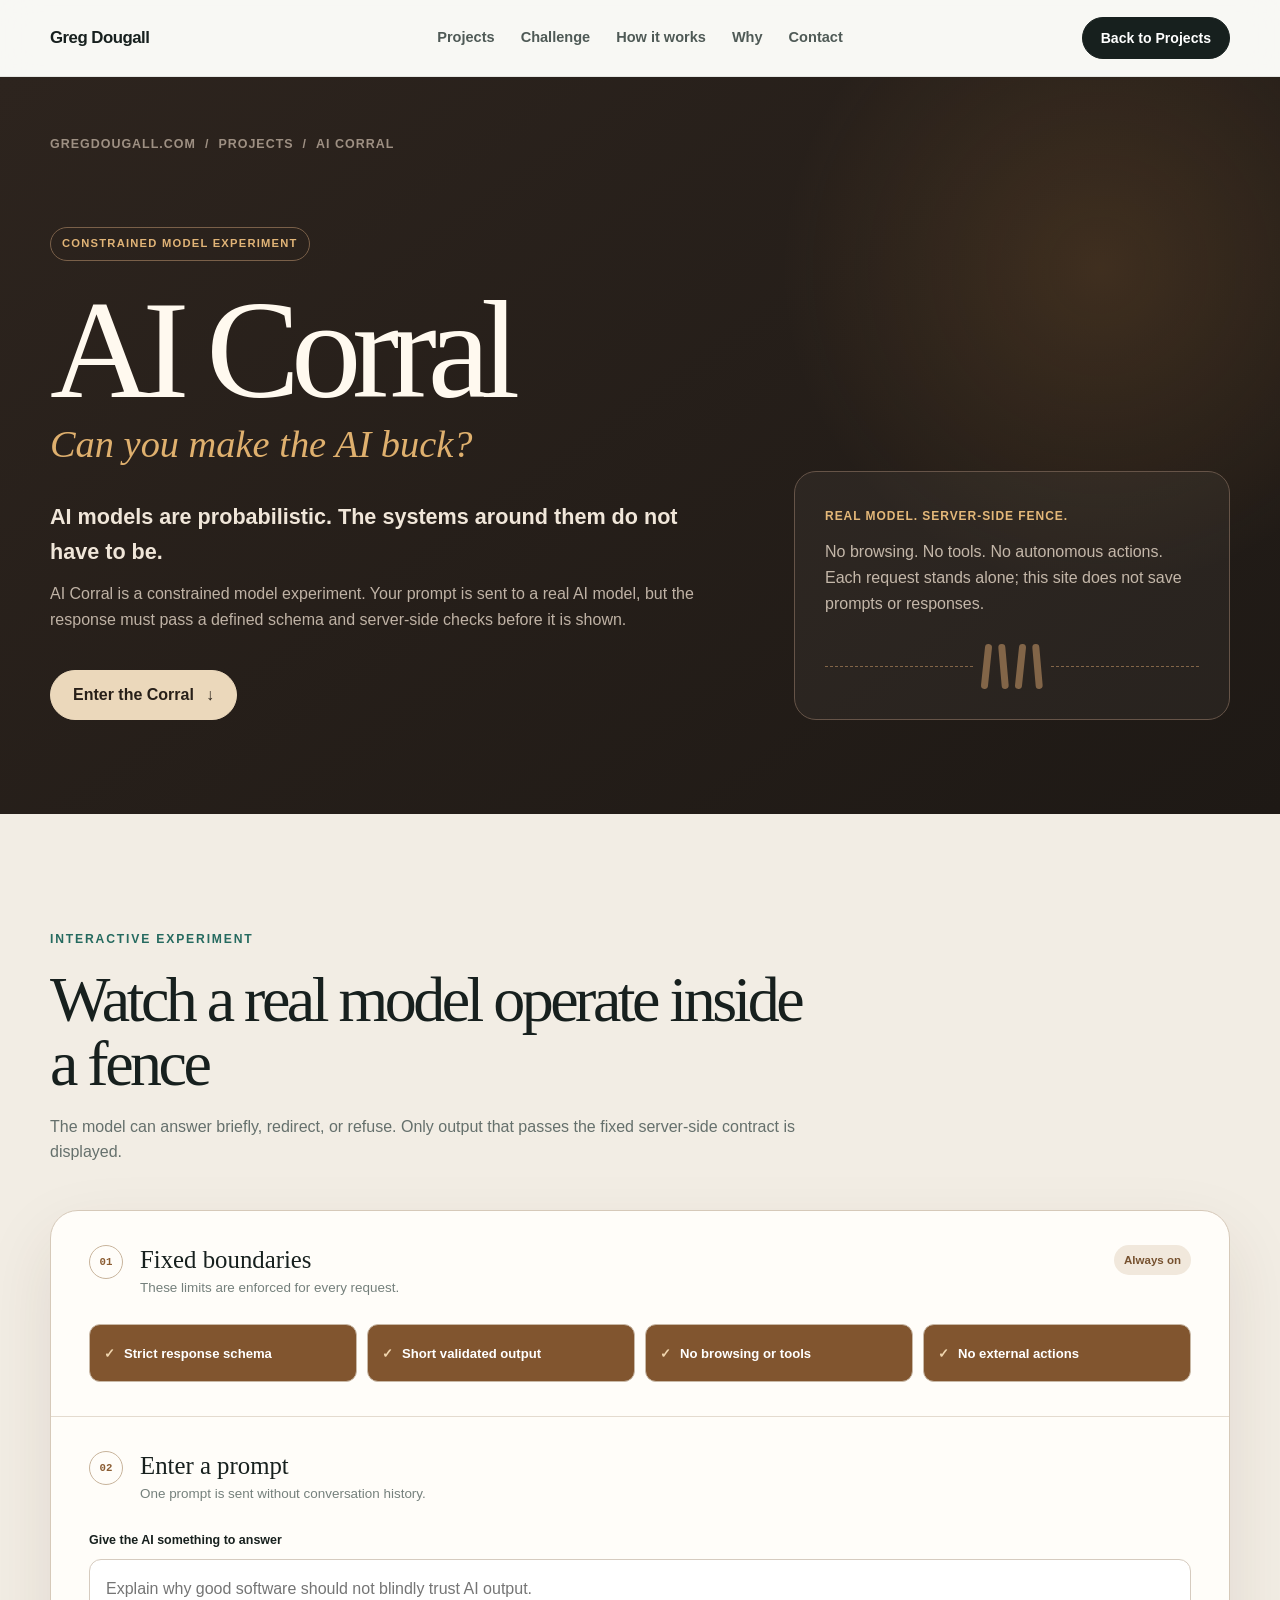
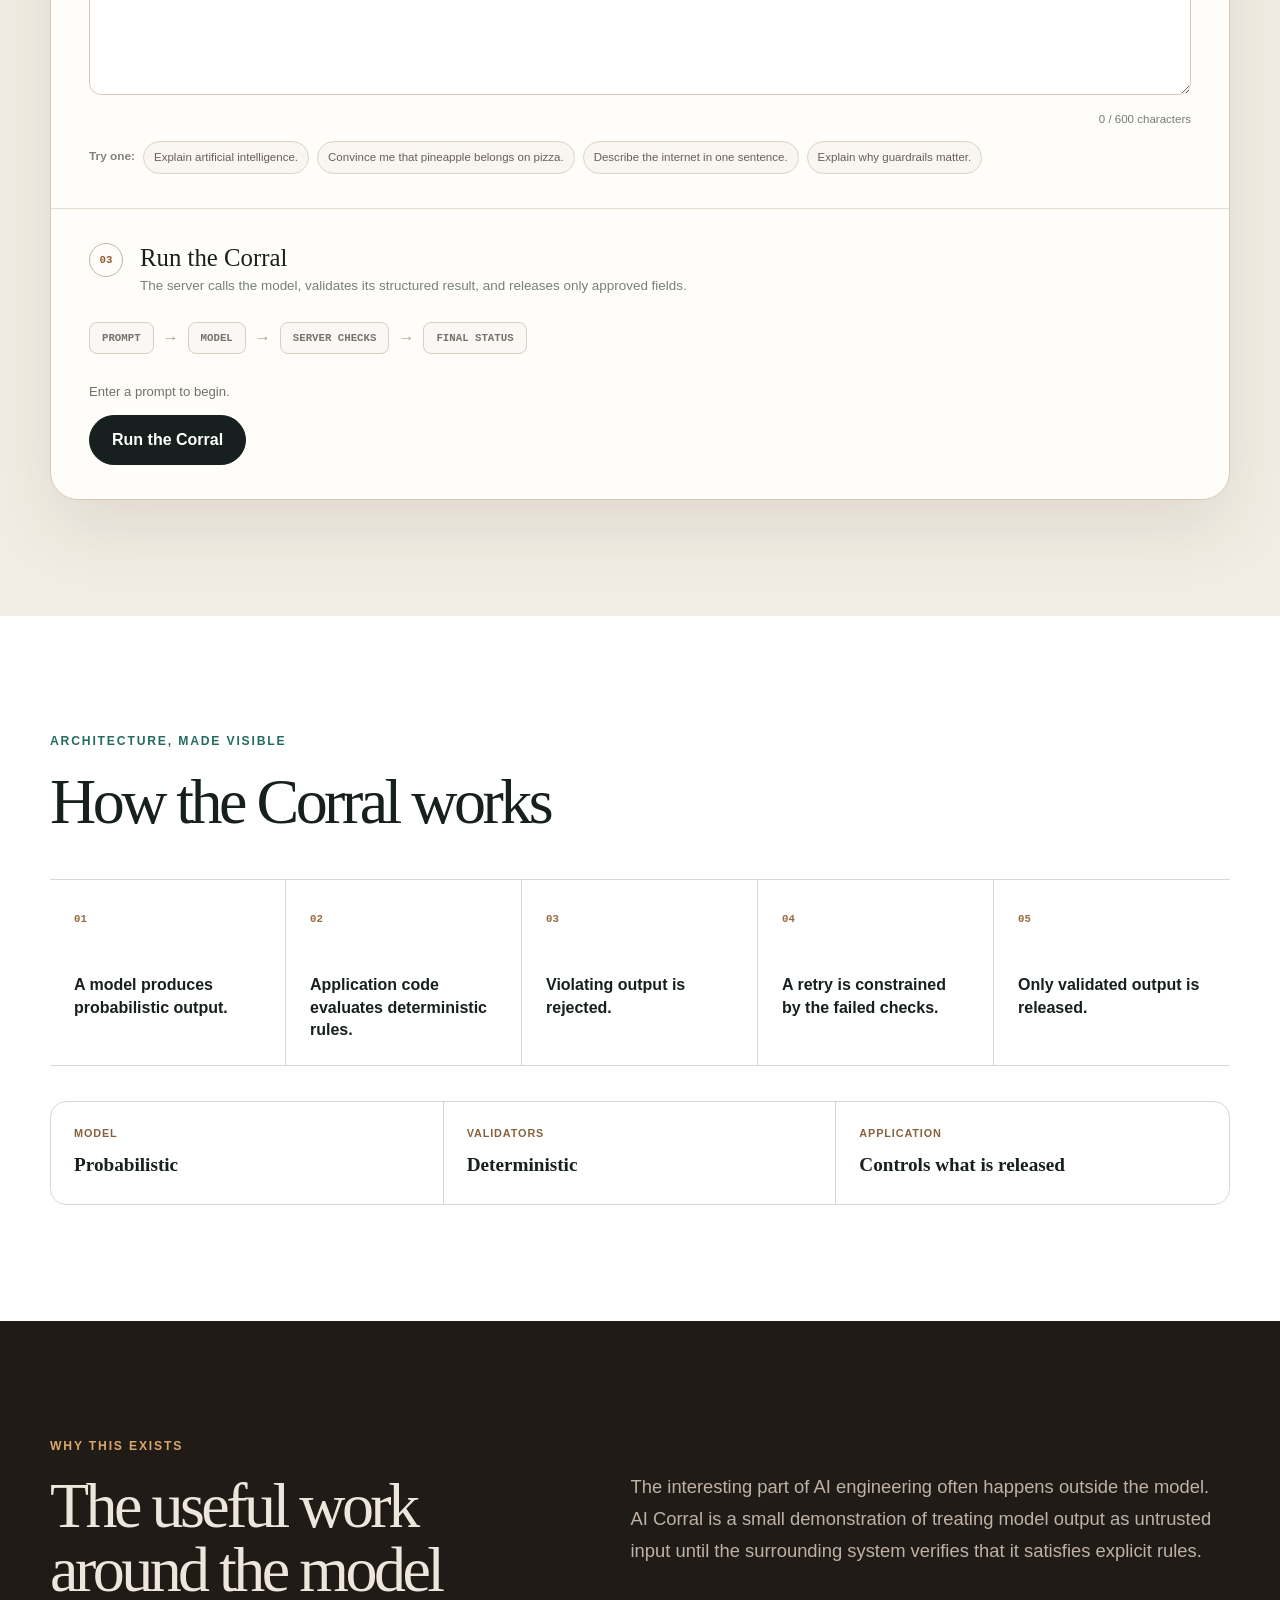
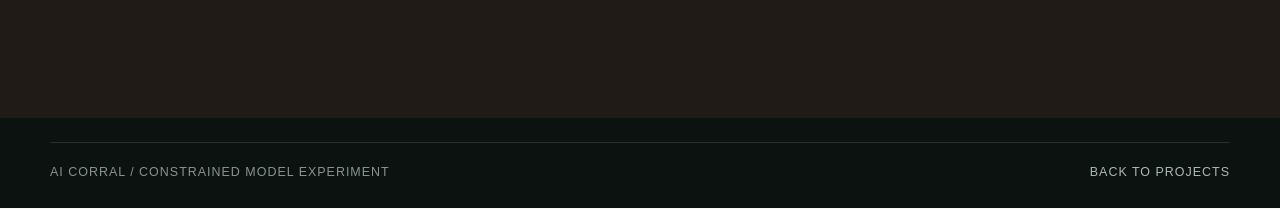
<file: projects/ai-corral.html>
<!doctype html>
<html lang="en" class="no-js">
<head>
  <meta charset="utf-8">
  <meta name="viewport" content="width=device-width, initial-scale=1">
  <link rel="icon" href="/static/icons/favicon.ico" sizes="any">
  <link rel="icon" type="image/png" sizes="32x32" href="/static/icons/favicon-32x32.png">
  <link rel="apple-touch-icon" href="/static/icons/apple-touch-icon.png">
  <meta name="description" content="AI Corral is a constrained model experiment showing how server-side rules validate structured AI output.">
  <title>AI Corral | Constrained AI Guardrails</title>
  <link rel="canonical" href="https://gregdougall.com/projects/ai-corral">
  <meta property="og:title" content="AI Corral | Constrained AI Guardrails">
  <meta property="og:description" content="AI Corral is a constrained model experiment showing how server-side rules validate structured AI output.">
  <meta property="og:url" content="https://gregdougall.com/projects/ai-corral">
  <meta property="og:type" content="website">
  <meta name="twitter:card" content="summary_large_image">
  <meta name="twitter:title" content="AI Corral | Constrained AI Guardrails">
  <meta name="twitter:description" content="AI Corral is a constrained model experiment showing how server-side rules validate structured AI output.">
  <script type="application/ld+json">
  {
    "@context": "https://schema.org",
    "@type": "CreativeWork",
    "name": "AI Corral",
    "description": "A constrained model experiment showing how server-side rules validate structured AI output.",
    "url": "https://gregdougall.com/projects/ai-corral",
    "creator": {"@type": "Person", "name": "Greg Dougall", "url": "https://gregdougall.com/"}
  }
  </script>
  <link rel="stylesheet" href="../static/css/styles.css">
</head>
<body class="corral-page">
  <a class="skip-link" href="#main-content">Skip to content</a>
  <header class="site-header exhibit-header">
    <div class="container nav-shell">
      <a class="wordmark" href="/" aria-label="Greg Dougall, home">Greg Dougall</a>
      <button class="nav-toggle" type="button" aria-expanded="false" aria-controls="site-navigation"><span class="sr-only">Toggle navigation</span><span aria-hidden="true"></span><span aria-hidden="true"></span><span aria-hidden="true"></span></button>
      <nav id="site-navigation" class="site-nav" aria-label="Primary navigation"><a href="/#projects">Projects</a><a href="#challenge">Challenge</a><a href="#how-it-works">How it works</a><a href="#why">Why</a><a href="/contact">Contact</a></nav>
      <a class="button button-small nav-cta" href="/#projects">Back to Projects</a>
    </div>
  </header>

  <main id="main-content">
    <section class="corral-hero">
      <div class="container">
        <nav class="breadcrumb" aria-label="Breadcrumb"><a href="/">GregDougall.com</a><span aria-hidden="true">/</span><a href="/#projects">Projects</a><span aria-hidden="true">/</span><span aria-current="page">AI Corral</span></nav>
        <div class="corral-hero-grid">
          <div>
            <span class="corral-kicker">Constrained model experiment</span>
            <h1>AI Corral</h1>
            <p class="corral-subtitle">Can you make the AI buck?</p>
            <p class="corral-lede">AI models are probabilistic. The systems around them do not have to be.</p>
            <p>AI Corral is a constrained model experiment. Your prompt is sent to a real AI model, but the response must pass a defined schema and server-side checks before it is shown.</p>
            <a class="button corral-cta" href="#challenge">Enter the Corral <span aria-hidden="true">↓</span></a>
          </div>
          <aside class="corral-notice"><span>Real model. Server-side fence.</span><p>No browsing. No tools. No autonomous actions. Each request stands alone; this site does not save prompts or responses.</p><div class="fence-mark" aria-hidden="true"><i></i><i></i><i></i><i></i></div></aside>
        </div>
      </div>
    </section>

    <section class="section corral-challenge" id="challenge">
      <div class="container">
        <div class="corral-heading"><p class="eyebrow">Interactive experiment</p><h2>Watch a real model operate inside a fence</h2><p>The model can answer briefly, redirect, or refuse. Only output that passes the fixed server-side contract is displayed.</p></div>

        <form class="corral-console" data-corral novalidate>
          <div class="corral-step restraints-step">
            <div class="step-heading"><span>01</span><div><h3>Fixed boundaries</h3><p>These limits are enforced for every request.</p></div><output class="selection-count">Always on</output></div>
            <ul class="corral-boundary-grid" aria-label="AI Corral boundaries">
              <li>Strict response schema</li>
              <li>Short validated output</li>
              <li>No browsing or tools</li>
              <li>No external actions</li>
            </ul>
          </div>

          <div class="corral-step prompt-step">
            <div class="step-heading"><span>02</span><div><h3>Enter a prompt</h3><p>One prompt is sent without conversation history.</p></div></div>
            <label class="prompt-label" for="corral-prompt">Give the AI something to answer</label>
            <textarea id="corral-prompt" rows="4" data-prompt-limit="600" aria-describedby="corral-prompt-count" placeholder="Explain why good software should not blindly trust AI output."></textarea>
            <small class="prompt-count" id="corral-prompt-count">0 / 600 characters</small>
            <div class="sample-prompts" aria-label="Sample prompts"><span>Try one:</span><button type="button">Explain artificial intelligence.</button><button type="button">Convince me that pineapple belongs on pizza.</button><button type="button">Describe the internet in one sentence.</button><button type="button">Explain why guardrails matter.</button></div>
          </div>

          <div class="corral-step run-step">
            <div class="step-heading"><span>03</span><div><h3>Run the Corral</h3><p>The server calls the model, validates its structured result, and releases only approved fields.</p></div></div>
            <div class="control-path" aria-label="Validation path"><span data-path="prompt">Prompt</span><i aria-hidden="true">→</i><span data-path="model">Model</span><i aria-hidden="true">→</i><span data-path="validators">Server checks</span><i aria-hidden="true">→</i><span data-path="decision">Final status</span></div>
            <p class="form-message" aria-live="polite">Enter a prompt to begin.</p>
            <button class="button run-corral" type="submit" disabled>Run the Corral</button>
          </div>

          <section class="corral-results" aria-label="Corral result" aria-live="polite">
            <div class="attempt-panel"><span>Model response</span><blockquote class="attempt-output"></blockquote><small>Validated structured output only.</small></div>
            <div class="validation-panel"><div class="validation-heading"><span>Guardrails</span><span class="attempt-label">Retry used: NO</span></div><ul class="validation-list"></ul></div>
            <div class="decision-panel"><div><span class="decision-kicker">Final status</span><h3 class="decision-title"></h3><p class="decision-copy"></p></div><div class="corral-score"><span>Confidence</span><strong><b>—</b></strong></div></div>
            <div class="released-response"><span>Rule followed</span><p></p></div>
          </section>
          <noscript><p class="noscript-note">This experiment needs JavaScript to send a prompt and display the server-validated result.</p></noscript>
        </form>
      </div>
    </section>

    <section class="section corral-how" id="how-it-works">
      <div class="container">
        <div class="corral-heading"><p class="eyebrow">Architecture, made visible</p><h2>How the Corral works</h2></div>
        <ol class="how-steps"><li><span>01</span><p>A model produces probabilistic output.</p></li><li><span>02</span><p>Application code evaluates deterministic rules.</p></li><li><span>03</span><p>Violating output is rejected.</p></li><li><span>04</span><p>A retry is constrained by the failed checks.</p></li><li><span>05</span><p>Only validated output is released.</p></li></ol>
        <div class="control-distinction"><div><span>Model</span><strong>Probabilistic</strong></div><div><span>Validators</span><strong>Deterministic</strong></div><div><span>Application</span><strong>Controls what is released</strong></div></div>
      </div>
    </section>

    <section class="section corral-why" id="why">
      <div class="container why-grid"><div><p class="eyebrow">Why this exists</p><h2>The useful work around the model</h2></div><p>The interesting part of AI engineering often happens outside the model. AI Corral is a small demonstration of treating model output as untrusted input until the surrounding system verifies that it satisfies explicit rules.</p></div>
    </section>
  </main>

  <footer class="site-footer"><div class="container footer-bottom"><span>AI Corral / Constrained model experiment</span><a href="/#projects">Back to Projects</a></div></footer>
  <script src="../static/js/main.js" defer></script>
</body>
</html>
</file>
<file: static/css/styles.css>
:root {
  --ink: #17201e;
  --muted: #65706c;
  --paper: #f7f8f4;
  --surface: #ffffff;
  --line: #dfe4dd;
  --accent: #256a5f;
  --accent-soft: #dcece7;
  --dark: #101716;
  --radius-lg: 30px;
  --radius-md: 20px;
  --shadow: 0 24px 70px rgba(24, 38, 34, .09);
  --container: 1180px;
}

* { box-sizing: border-box; }
html { scroll-behavior: smooth; }
body { margin: 0; background: var(--paper); color: var(--ink); font-family: Inter, ui-sans-serif, -apple-system, BlinkMacSystemFont, "Segoe UI", sans-serif; font-size: 1rem; line-height: 1.6; -webkit-font-smoothing: antialiased; }
a { color: inherit; }
button, a { -webkit-tap-highlight-color: transparent; }
button { font: inherit; }
.container { width: min(calc(100% - 40px), var(--container)); margin-inline: auto; }
.sr-only { position: absolute; width: 1px; height: 1px; padding: 0; margin: -1px; overflow: hidden; clip: rect(0, 0, 0, 0); white-space: nowrap; border: 0; }
.skip-link { position: fixed; left: 16px; top: -100px; z-index: 100; background: var(--ink); color: #fff; padding: 10px 16px; border-radius: 8px; }
.skip-link:focus { top: 12px; }

.site-header { position: sticky; top: 0; z-index: 50; background: rgba(247,248,244,.88); border-bottom: 1px solid rgba(23,32,30,.08); backdrop-filter: blur(18px); }
.nav-shell { min-height: 76px; display: grid; grid-template-columns: 1fr auto 1fr; align-items: center; gap: 28px; }
.wordmark { width: max-content; color: var(--ink); font-weight: 760; letter-spacing: -.03em; text-decoration: none; font-size: 1.05rem; }
.site-nav { display: flex; align-items: center; gap: 26px; }
.site-nav a, .site-footer nav a { color: #4f5a56; font-size: .91rem; font-weight: 600; text-decoration: none; transition: color .2s ease; }
.site-nav a:hover, .site-nav a:focus-visible, .site-footer nav a:hover, .site-footer nav a:focus-visible { color: var(--accent); }
.placeholder-link { cursor: default; opacity: .65; }
.button { display: inline-flex; justify-content: center; align-items: center; min-height: 50px; padding: 0 22px; border: 1px solid var(--ink); border-radius: 999px; background: var(--ink); color: #fff; font-weight: 700; text-decoration: none; transition: transform .2s ease, background .2s ease, box-shadow .2s ease; }
.button:hover, .button:focus-visible { background: var(--accent); border-color: var(--accent); box-shadow: 0 8px 24px rgba(37,106,95,.22); transform: translateY(-2px); }
.button-small { min-height: 42px; padding-inline: 18px; font-size: .88rem; justify-self: end; }
.text-link { display: inline-flex; align-items: center; gap: 10px; font-weight: 720; text-decoration: none; border-bottom: 1px solid #aab5af; padding-block: 5px; }
.text-link span { transition: transform .2s ease; }
.text-link:hover span, .text-link:focus-visible span { transform: translate(3px, 3px); }
.nav-toggle { display: none; background: none; border: 0; padding: 8px; }

.hero { padding: 88px 0 104px; overflow: hidden; }
.hero-grid { display: grid; grid-template-columns: minmax(0, .94fr) minmax(480px, 1.06fr); align-items: center; gap: 78px; }
.eyebrow { margin: 0 0 18px; color: var(--accent); font-size: .76rem; font-weight: 800; letter-spacing: .15em; text-transform: uppercase; }
h1, h2, h3, p { margin-top: 0; }
h1 { margin-bottom: 22px; font-family: Georgia, "Times New Roman", serif; font-size: clamp(4.3rem, 8vw, 7.5rem); font-weight: 400; line-height: .86; letter-spacing: -.065em; }
.hero-statement { max-width: 720px; margin-bottom: 22px; font-size: clamp(1.55rem, 2.4vw, 2.18rem); font-weight: 660; line-height: 1.2; letter-spacing: -.035em; }
.hero-support { max-width: 620px; color: var(--muted); font-size: 1.08rem; }
.hero-meta { display: flex; gap: 24px; margin: 30px 0 34px; color: #46514d; font-size: .86rem; font-weight: 700; text-transform: uppercase; letter-spacing: .05em; }
.hero-meta span { display: flex; align-items: center; gap: 9px; }
.status-dot { width: 8px; height: 8px; border-radius: 50%; background: #3f9c70; box-shadow: 0 0 0 5px rgba(63,156,112,.13); }
.hero-actions { display: flex; align-items: center; gap: 28px; }

.hero-visual { position: relative; min-height: 555px; border: 1px solid #d4dbd5; border-radius: 42px; background: #edf1ec; box-shadow: var(--shadow); overflow: hidden; isolation: isolate; transition: transform .35s ease, box-shadow .35s ease; }
.hero-visual:hover, .hero-visual:focus-visible { transform: translateY(-4px); box-shadow: 0 30px 80px rgba(24,38,34,.14); }
.hero-visual::before { content: ""; position: absolute; width: 320px; height: 320px; top: -80px; right: -70px; border-radius: 50%; background: rgba(95,173,158,.25); filter: blur(2px); }
.visual-grid { position: absolute; inset: 0; opacity: .5; background-image: linear-gradient(#ccd5ce 1px, transparent 1px), linear-gradient(90deg, #ccd5ce 1px, transparent 1px); background-size: 34px 34px; mask-image: linear-gradient(to bottom right, #000, transparent 75%); }
.visual-window { position: absolute; border: 1px solid rgba(28,48,43,.16); border-radius: 14px; background: rgba(255,255,255,.92); box-shadow: 0 18px 40px rgba(32,51,46,.13); transition: transform .35s ease, box-shadow .35s ease; }
.hero-visual:hover .visual-workflow, .hero-visual:focus-visible .visual-workflow { transform: rotate(-1deg) translateY(-4px); box-shadow: 0 23px 48px rgba(32,51,46,.18); }
.hero-visual:hover .visual-code, .hero-visual:focus-visible .visual-code { transform: rotate(1deg) translate(3px, -2px); }
.visual-workflow { width: 70%; left: 8%; top: 9%; padding-bottom: 18px; transform: rotate(-2deg); }
.window-bar { height: 38px; display: flex; align-items: center; gap: 6px; padding: 0 12px; border-bottom: 1px solid #e5e9e5; }
.window-bar span { width: 7px; height: 7px; border-radius: 50%; background: #cbd3cd; }
.window-bar b { margin-left: auto; color: #718079; font-family: ui-monospace, monospace; font-size: .65rem; font-weight: 600; }
.flow-row { display: flex; align-items: center; padding: 25px 18px 15px; }
.flow-node { padding: 7px 11px; border: 1px solid #ccd5d0; border-radius: 8px; color: #54625d; font-size: .64rem; font-weight: 800; }
.flow-node.active { color: #1c5c52; background: #dcece7; border-color: #9ccabd; }
.flow-node.success { color: #fff; background: #326e62; }
.flow-row i { flex: 1; height: 1px; background: #9fb0a8; }
.hero-visual.is-active .flow-row i { background: linear-gradient(90deg, #9fb0a8 0 42%, #42a88e 50%, #9fb0a8 58%); background-size: 220% 100%; animation: data-flow 1.8s ease-in-out 2; }
.metric-row { display: flex; gap: 10px; padding: 0 18px; }
.metric-row span { flex: 1; padding: 10px; border-radius: 9px; background: #f2f5f2; }
.metric-row small, .metric-row strong { display: block; }
.metric-row small { color: #77827e; font-size: .58rem; text-transform: uppercase; letter-spacing: .08em; }
.metric-row strong { font-size: .82rem; }
.system-status strong { display: flex; align-items: center; gap: 7px; text-transform: capitalize; }
.system-status i { width: 7px; height: 7px; border-radius: 50%; background: #d19b42; box-shadow: 0 0 0 4px rgba(209,155,66,.14); }
.system-status.is-approved i { background: #3f9c70; box-shadow: 0 0 0 4px rgba(63,156,112,.14); }
.visual-code { width: 56%; right: 5%; top: 40%; padding: 16px 18px 20px; color: #d8e8e1; background: #16221f; transform: rotate(2deg); }
.window-label { margin-bottom: 16px; color: #77bbaa; font-family: ui-monospace, monospace; font-size: .65rem; }
.visual-code code { color: #dfe9e5; font-family: ui-monospace, monospace; font-size: .74rem; line-height: 1.9; }
.visual-code code span { color: #687a73; padding-right: 15px; }
.visual-network { width: 48%; left: 5%; bottom: 7%; padding: 13px; transform: rotate(-3deg); }
.network-title { color: #708079; font: 700 .62rem ui-monospace, monospace; letter-spacing: .08em; }
.visual-network svg { width: 100%; height: auto; display: block; }
.visual-network path { stroke: #88a69c; stroke-width: 1.7; fill: none; stroke-dasharray: 5 4; }
.visual-network circle { fill: #2b7566; stroke: #d4eee6; stroke-width: 4; }
.visual-note { position: absolute; right: 6%; bottom: 6%; width: 38%; padding: 15px; border-radius: 10px; color: #463b29; background: #efe2bd; box-shadow: 0 10px 24px rgba(57,45,25,.14); transform: rotate(4deg); }
.visual-note span, .visual-note strong { display: block; }
.visual-note span { margin-bottom: 7px; font-size: .56rem; font-weight: 800; letter-spacing: .08em; }
.visual-note strong { font-family: Georgia, serif; font-size: .86rem; line-height: 1.35; }

.section { padding: 116px 0; }
.section-heading { display: flex; justify-content: space-between; align-items: end; gap: 40px; margin-bottom: 52px; }
.section-heading h2, .about-copy h2 { margin-bottom: 0; font-family: Georgia, "Times New Roman", serif; font-size: clamp(2.6rem, 5vw, 4.7rem); font-weight: 400; line-height: 1; letter-spacing: -.055em; }
.section-heading > p { max-width: 460px; margin-bottom: 4px; color: var(--muted); }
.section-heading.compact { margin-bottom: 42px; }

.projects-section { background: #fff; }
.project-card { display: grid; grid-template-columns: .78fr 1.22fr; gap: 64px; align-items: center; min-height: 485px; margin-bottom: 34px; padding: 50px; border: 1px solid var(--line); border-radius: var(--radius-lg); overflow: hidden; transition: transform .3s ease, box-shadow .3s ease, border-color .3s ease; }
.project-card:hover, .project-card:focus-within { transform: translateY(-4px); box-shadow: 0 28px 65px rgba(24,38,34,.11); }
.project-card:last-child { margin-bottom: 0; }
.project-index { display: block; margin-bottom: 45px; color: var(--accent); font-size: .7rem; font-weight: 800; letter-spacing: .14em; }
.project-copy h3 { margin-bottom: 13px; font-family: Georgia, serif; font-size: clamp(2.7rem, 5vw, 4.4rem); font-weight: 400; line-height: 1; letter-spacing: -.045em; }
.project-title-link { text-decoration: none; }.project-title-link:hover, .project-title-link:focus-visible { color: var(--accent); }
.project-copy h3 span { display: block; color: #766b5e; font-size: .46em; margin-top: 7px; letter-spacing: -.02em; }
.project-subtitle { max-width: 410px; margin-bottom: 13px; font-size: 1.22rem; font-weight: 720; line-height: 1.3; letter-spacing: -.02em; }
.project-copy > p:not(.project-subtitle) { color: var(--muted); }
.tag-list { display: flex; flex-wrap: wrap; gap: 8px; margin: 28px 0 0; padding: 0; list-style: none; }
.tag-list li { padding: 7px 11px; border: 1px solid #d5ddd8; border-radius: 999px; color: #58645f; background: rgba(255,255,255,.7); font-size: .72rem; font-weight: 700; }
.project-link { display: inline-flex; align-items: center; gap: 9px; margin-top: 27px; font-size: .9rem; font-weight: 800; text-decoration: none; }.project-link[aria-disabled="true"] { opacity:.72;cursor:not-allowed; }.project-link small { font-size:.62rem;letter-spacing:.05em;text-transform:uppercase; }
.project-link span { transition: transform .2s ease; }
.project-link:hover span, .project-link:focus-visible span { transform: translateX(4px); }
.project-cyber .project-link { color: #8bd9c0; }
.project-preview { position: relative; min-height: 365px; border-radius: var(--radius-md); overflow: hidden; box-shadow: 0 24px 45px rgba(20,35,31,.15); }
.demo-status { position: absolute; z-index: 5; left: 18px; right: 18px; bottom: 15px; min-height: 41px; display: flex; justify-content: space-between; align-items: center; gap: 12px; padding: 8px 9px 8px 14px; border: 1px solid rgba(38,85,73,.18); border-radius: 10px; background: rgba(255,255,255,.91); box-shadow: 0 8px 22px rgba(17,35,30,.12); backdrop-filter: blur(8px); }
.demo-step { font: 750 .7rem ui-monospace, monospace; letter-spacing: .02em; transition: opacity .16s ease, transform .16s ease; }
.demo-step.is-changing { opacity: .25; transform: translateY(2px); }
.demo-trigger { flex: 0 0 auto; min-height: 29px; padding: 4px 10px; border: 1px solid currentColor; border-radius: 999px; color: #276e5f; background: transparent; font-size: .66rem; font-weight: 800; cursor: pointer; }
.demo-trigger:hover, .demo-trigger:focus-visible { color: #fff; background: #276e5f; }
.demo-trigger:disabled { cursor: default; opacity: .65; }
.cyber-preview .demo-status { color: #cfe7df; border-color: #38594f; background: rgba(10,25,21,.91); }
.cyber-preview .demo-trigger { color: #7cddbd; }
.cyber-preview .demo-trigger:hover, .cyber-preview .demo-trigger:focus-visible { color: #0b1713; background: #7cddbd; }
.smartfix-preview .demo-status { color: #59422f; border-color: #cbb89f; background: rgba(255,252,246,.92); }
.smartfix-preview .demo-trigger { color: #765136; }
.smartfix-preview .demo-trigger:hover, .smartfix-preview .demo-trigger:focus-visible { color: #fff; background: #765136; }

.project-gnojo { background: linear-gradient(135deg, #f5faf9 0%, #e4f0ed 100%); border-color: #cfe1dc; }
.gnojo-preview { padding: 24px; color: #153a34; background: #edf5f3; border: 1px solid #c6ddd7; }
.gnojo-preview::before { content: ""; position: absolute; width: 200px; height: 200px; border-radius: 50%; background: #bce1d8; right: -50px; top: -60px; filter: blur(25px); }
.preview-top { position: relative; display: flex; justify-content: space-between; padding-bottom: 18px; border-bottom: 1px solid #cadbd7; font: 700 .64rem ui-monospace, monospace; letter-spacing: .06em; }
.preview-top b { color: #267565; }
.repair-layout { position: relative; display: grid; grid-template-columns: 55px 1fr; min-height: 270px; margin-top: 18px; border: 1px solid #ccdcd8; border-radius: 12px; background: rgba(255,255,255,.84); overflow: hidden; }
.repair-sidebar { display: flex; flex-direction: column; align-items: center; gap: 16px; padding-top: 18px; background: #183f38; }
.repair-sidebar i { width: 15px; height: 15px; border: 1px solid #85aca3; border-radius: 4px; }
.repair-sidebar i:first-child { background: #61b4a1; border-color: #61b4a1; }
.repair-main { padding: 24px; }
.repair-card { padding: 18px; border: 1px solid #d8e3df; border-radius: 10px; background: #fff; }
.repair-card span, .repair-card strong, .repair-card small { display: block; }
.repair-card span { color: #7a8984; font-size: .62rem; text-transform: uppercase; letter-spacing: .08em; }
.repair-card strong { margin: 4px 0 8px; }
.repair-card small { color: #2c7a69; }
.repair-path { display: flex; align-items: center; margin: 24px 0; }
.repair-path span { padding: 6px 8px; border-radius: 5px; background: #e6f2ef; font-size: .6rem; font-weight: 800; }
.repair-path i { flex: 1; border-top: 1px dashed #87a89f; }
.repair-log { display: grid; gap: 7px; }
.repair-log span { height: 7px; border-radius: 8px; background: #dae4e1; }
.repair-log span:nth-child(2) { width: 80%; }.repair-log span:nth-child(3) { width: 58%; }

.project-cyber { color: #ecf2ef; background: #131817; border-color: #222c29; }
.project-cyber .project-index { color: #80d7ba; }
.project-cyber .project-copy > p:not(.project-subtitle) { color: #a9b6b1; }
.project-cyber .tag-list li { color: #b8c7c2; border-color: #3b4743; background: #1c2422; }
.cyber-preview { padding: 28px; color: #cde5dc; background: radial-gradient(circle at 75% 30%, rgba(26,113,87,.38), transparent 34%), linear-gradient(145deg, #09100f, #111b18); border: 1px solid #30453f; font-family: ui-monospace, monospace; }
.cyber-preview::before { content: ""; position: absolute; inset: 0; opacity: .13; background-image: repeating-linear-gradient(0deg, transparent 0, transparent 4px, #c0ffee 5px); }
.scan-line { position: absolute; left: 0; right: 0; top: 42%; height: 1px; background: rgba(113,255,201,.45); box-shadow: 0 0 16px #56cfaa; }
.cyber-date { position: relative; color: #68bca1; font-size: .65rem; letter-spacing: .1em; }
.cyber-terminal { position: relative; display: grid; gap: 8px; margin-top: 32px; color: #749087; font-size: .72rem; }
.terminal-glow { color: #78dfbc; text-shadow: 0 0 12px rgba(92,232,185,.42); }
.artifact-card { position: absolute; right: 28px; bottom: 42px; width: 70%; padding: 24px; border: 1px solid #37574e; background: rgba(11,24,20,.84); box-shadow: 0 16px 35px #020706; }
.artifact-card small, .artifact-card strong, .artifact-card span { display: block; }
.artifact-card small { color: #69c5a7; font-size: .57rem; letter-spacing: .15em; }
.artifact-card strong { margin: 11px 0 25px; color: #e6f4ef; font: 400 1.5rem Georgia, serif; }
.artifact-card span { color: #758d85; font-size: .62rem; }
.cyber-coordinates { position: absolute; bottom: 16px; left: 28px; color: #536b64; font-size: .55rem; }

.project-smartfix { background: #f3eee5; border-color: #ded2c1; }
.project-smartfix .project-index { color: #8c6341; }
.smartfix-preview { padding: 25px; color: #4e3d2d; background: #e9dfd0; border: 1px solid #d2c1aa; }
.smartfix-bar { display: flex; justify-content: space-between; align-items: end; padding: 22px; background: #fffdf9; border-radius: 12px 12px 0 0; border-bottom: 1px solid #e7ded2; }
.smartfix-bar strong, .smartfix-bar span { display: block; }
.smartfix-bar strong { font-family: Georgia, serif; font-size: 1.25rem; }.smartfix-bar span { color: #8a7763; font-size: .67rem; }
.job-grid { display: grid; grid-template-columns: 58px 1fr; min-height: 220px; padding: 18px; background: #faf7f1; border-radius: 0 0 12px 12px; }
.schedule, .jobs { display: grid; gap: 10px; }
.schedule span { padding-top: 14px; color: #9a8875; font-size: .62rem; }
.jobs div { padding: 10px 13px; border-left: 3px solid #a8754b; border-radius: 6px; background: #fff; box-shadow: 0 4px 10px rgba(73,52,32,.06); }
.jobs div:nth-child(2) { border-color: #55756b; }.jobs div:nth-child(3) { border-color: #c0aa87; }
.jobs b, .jobs small { display: block; }.jobs b { font-size: .74rem; }.jobs small { color: #8b7d6e; font-size: .58rem; }
.invoice-chip { position: absolute; right: 38px; bottom: 65px; padding: 8px 13px; border-radius: 999px; color: #fff; background: #6a5039; font-size: .62rem; font-weight: 700; box-shadow: 0 8px 20px rgba(81,58,36,.24); }

.project-ops { background: linear-gradient(135deg,#f4f7fa,#e6edf1);border-color:#cedbe2; }
.project-ops .project-index { color:#426d82; }
.ops-preview { padding:24px;color:#243b45;background:linear-gradient(145deg,#dce7eb,#c8d8df);border:1px solid #b9cdd5; }
.ops-bar { display:flex;justify-content:space-between;gap:18px;padding-bottom:17px;border-bottom:1px solid #afc5ce;font:700 .64rem ui-monospace,monospace;letter-spacing:.06em; }.ops-bar b { color:#376f66; }
.ops-metrics { display:grid;grid-template-columns:repeat(3,1fr);gap:9px;margin:17px 0; }.ops-metrics div { padding:14px;border:1px solid #d1dde2;border-radius:10px;background:rgba(255,255,255,.78); }.ops-metrics span,.ops-metrics strong,.ops-metrics small { display:block; }.ops-metrics span { color:#647780;font-size:.6rem;text-transform:uppercase; }.ops-metrics strong { margin:4px 0;font:400 1.7rem Georgia,serif; }.ops-metrics small { color:#527068;font-size:.58rem; }
.ops-workspace { display:grid;grid-template-columns:.8fr 1.2fr;gap:12px; }.ops-chart,.ops-summary { min-height:130px;padding:17px;border:1px solid #d1dde2;border-radius:10px;background:rgba(255,255,255,.84); }.ops-chart { display:flex;align-items:end;gap:8px; }.ops-chart i { flex:1;height:38%;border-radius:4px 4px 0 0;background:#81a8b7; }.ops-chart i:nth-child(2){height:64%}.ops-chart i:nth-child(3){height:48%}.ops-chart i:nth-child(4){height:82%;background:#4c7d8f}.ops-chart i:nth-child(5){height:57%}.ops-summary span,.ops-summary strong,.ops-summary small { display:block; }.ops-summary span { color:#497283;font-size:.61rem;font-weight:800;text-transform:uppercase;letter-spacing:.06em; }.ops-summary strong { margin:12px 0;color:#29434d;font:400 1.05rem/1.3 Georgia,serif; }.ops-summary small { color:#73838a; }

.selected-work-secondary { padding:0 0 70px;background:#fff; }.secondary-heading { margin-bottom:25px; }.secondary-heading h2 { margin:6px 0 0;font:400 clamp(2rem,4vw,3.25rem)/1 Georgia,serif;letter-spacing:-.045em; }.secondary-work-grid { display:grid;grid-template-columns:repeat(2,1fr);gap:20px; }.secondary-work-card { padding:30px;border:1px solid #d8dfdb;border-radius:20px;background:#f8faf8; }.secondary-work-card h3 { margin:9px 0 11px;font:400 2rem/1.05 Georgia,serif;letter-spacing:-.035em; }.secondary-work-card>p { margin:0;color:var(--muted); }.secondary-work-card .secondary-subtitle { margin-bottom:9px;color:var(--ink);font-weight:750; }.secondary-status { color:#407366;font-size:.66rem;font-weight:850;letter-spacing:.1em;text-transform:uppercase; }.secondary-cyber { color:#e8f0ed;border-color:#283a35;background:#17201e; }.secondary-cyber .secondary-status { color:#7dceb3; }.secondary-cyber>p { color:#a8b7b2; }.secondary-cyber .secondary-subtitle { color:#e8f0ed; }.secondary-cyber .tag-list li { color:#b8c7c2;border-color:#3b4743;background:#202a27; }.secondary-link { display:inline-flex;gap:10px;margin-top:23px;color:#557169;font-size:.82rem;font-weight:800; }.secondary-cyber .secondary-link { color:#8dbfac; }.secondary-link small { font-size:.62rem;letter-spacing:.05em;text-transform:uppercase; }

.now-section { background: #eef1ec; }
.now-grid { display: grid; grid-template-columns: repeat(4, 1fr); border-top: 1px solid #cdd5cf; border-bottom: 1px solid #cdd5cf; }
.now-grid article { min-height: 275px; padding: 28px; border-right: 1px solid #cdd5cf; }
.now-grid article { transition: background .25s ease; }
.now-grid article:hover { background: rgba(255,255,255,.38); }
.now-grid article:last-child { border: 0; }
.now-marker { display: flex; justify-content: space-between; align-items: center; }
.now-number { color: #819088; font: 700 .67rem ui-monospace, monospace; }
.now-icon { width: 31px; height: 31px; display: grid; place-items: center; border: 1px solid #c6d0ca; border-radius: 50%; color: #426c60; background: rgba(255,255,255,.45); font-size: .9rem; }
.now-learning .now-icon { color: #7a6947; }.now-exploring .now-icon { color: #536d80; }.now-finished .now-icon { color: #397253; }
.now-grid h3 { margin: 46px 0 18px; font: 400 1.65rem Georgia, serif; }
.now-grid h3::after { content: ""; display: block; width: 28px; height: 2px; margin-top: 12px; background: #76a899; }
.now-learning h3::after { background: #aa9670; }.now-exploring h3::after { background: #829baa; }.now-finished h3::after { background: #72a584; }
.now-grid ul { margin: 0; padding: 0; list-style: none; color: #59655f; }
.now-grid li { padding: 3px 0; }

.notes-section { background: #fff; }
.notes-grid { display: grid; grid-template-columns: repeat(3, 1fr); gap: 20px; }
.note-card { position: relative; min-height: 310px; border: 1px solid var(--line); border-radius: var(--radius-md); background: #fafbf8; overflow: hidden; transition: transform .2s ease, box-shadow .2s ease, border-color .2s ease; }
.note-card:hover, .note-card:focus-within { transform: translateY(-5px); border-color: #bdccc4; box-shadow: var(--shadow); }
.note-card-link { width: 100%; min-height: 308px; display: flex; flex-direction: column; padding: 28px; color: inherit; text-decoration: none; }
.note-meta { display: flex; justify-content: space-between; color: #77827e; font-size: .65rem; font-weight: 750; letter-spacing: .08em; text-transform: uppercase; }
.note-title { display: block; margin-top: 42px; font: 400 1.28rem/1.35 Georgia, serif; }
.note-teaser { display: block; margin-top: 14px; color: var(--muted); font-size: .9rem; line-height: 1.6; }
.note-control { display: flex; justify-content: space-between; align-items: center; margin-top: auto; padding-top: 22px; color: var(--accent); font-size: .72rem; font-weight: 800; text-transform: uppercase; letter-spacing: .07em; }
.note-control i { font-style: normal; font-size: 1.05rem; transition: transform .2s ease; }
.note-card-link:hover .note-control i { transform: translateX(4px); }

/* Lab note detail pages */
.lab-note-page { background: #f6f7f3; }
.lab-note-hero { padding: 86px 0 72px; color: #edf4f0; background: var(--dark); }
.lab-note-hero-grid { display: grid; grid-template-columns: minmax(0, 1.45fr) minmax(280px, .55fr); gap: 90px; align-items: end; }
.lab-note-heading .eyebrow { color: #78bea9; }
.lab-note-heading h1 { max-width: 850px; margin: 12px 0 24px; font: 400 clamp(3.35rem, 7vw, 6.7rem)/.92 Georgia, serif; letter-spacing: -.06em; }
.lab-note-heading > p:last-child { max-width: 700px; margin: 0; color: #bbc9c4; font-size: 1.2rem; line-height: 1.65; }
.lab-note-meta { margin: 0; border-top: 1px solid #40504b; }
.lab-note-meta div { padding: 15px 0; border-bottom: 1px solid #40504b; }
.lab-note-meta dt { color: #7fa99c; font-size: .65rem; font-weight: 800; letter-spacing: .09em; text-transform: uppercase; }
.lab-note-meta dd { margin: 5px 0 0; color: #dce6e2; font-size: .86rem; line-height: 1.45; }
.lab-note-meta a { color: #a9d6c8; font-weight: 750; }
.lab-note-content { padding: 88px 0 96px; }
.lab-note-body { width: min(100%, 790px); margin: 0 auto; }
.lab-note-section { display: grid; grid-template-columns: 46px minmax(0, 1fr); column-gap: 24px; padding: 0 0 62px; }
.lab-note-section-number { grid-row: 1 / span 4; margin: 7px 0 0; color: #789087; font: 700 .68rem ui-monospace, monospace; letter-spacing: .08em; }
.lab-note-section h2 { margin: 0 0 18px; font: 400 clamp(2rem, 4vw, 3rem)/1.08 Georgia, serif; letter-spacing: -.04em; }
.lab-note-section > p:not(.lab-note-section-number) { grid-column: 2; margin: 0 0 17px; color: #53615b; font-size: 1.05rem; line-height: 1.78; }
.lab-note-section > p:last-child { margin-bottom: 0; }
.lab-note-evidence { margin: 6px 0 78px; overflow: hidden; border: 1px solid #cbd6d0; border-radius: 22px; background: #fff; box-shadow: 0 20px 48px rgba(25,42,36,.08); }
.lab-note-evidence-header { display: flex; justify-content: space-between; gap: 20px; padding: 20px 24px; border-bottom: 1px solid #d7dfda; }
.lab-note-evidence-header span { color: #6b7d75; font-size: .65rem; font-weight: 850; letter-spacing: .1em; text-transform: uppercase; }
.lab-note-evidence-header strong { font: 400 1.1rem Georgia, serif; }
.lab-note-evidence img { display: block; width: 100%; height: auto; }
.lab-note-evidence figcaption { padding: 18px 24px 22px; color: #5c6a64; font-size: .86rem; line-height: 1.6; }
.run-summary { display: grid; grid-template-columns: repeat(4, 1fr); margin: 0; }
.run-summary div { min-width: 0; padding: 21px 18px; border-right: 1px solid #d7dfda; border-bottom: 1px solid #d7dfda; }
.run-summary div:nth-child(4n) { border-right: 0; }
.run-summary dt { color: #718079; font-size: .61rem; font-weight: 800; letter-spacing: .07em; text-transform: uppercase; }
.run-summary dd { margin: 7px 0 0; overflow-wrap: anywhere; color: #28483f; font: 700 .76rem ui-monospace, monospace; }
.lab-note-takeaway { padding: 38px 40px 42px; color: #eef4f1; border-radius: 22px; background: var(--dark); }
.lab-note-takeaway .eyebrow { color: #78bea9; }
.lab-note-takeaway h2 { margin: 9px 0 18px; font: 400 clamp(2rem, 4vw, 3rem)/1.05 Georgia, serif; letter-spacing: -.04em; }
.lab-note-takeaway > p:last-child { margin: 0; color: #bbc9c4; font-size: 1.02rem; line-height: 1.75; }
.lab-note-actions { padding: 74px 0; border-top: 1px solid var(--line); background: #fff; }
.lab-note-actions .container { display: grid; grid-template-columns: 1fr auto; align-items: end; gap: 60px; }
.lab-note-actions h2 { margin: 8px 0 12px; font: 400 clamp(2.3rem, 5vw, 4rem)/1 Georgia, serif; letter-spacing: -.045em; }
.lab-note-actions p:not(.eyebrow) { margin: 0; color: var(--muted); }
.lab-note-actions .container > div:last-child { display: flex; align-items: center; gap: 28px; }

.js .reveal { opacity: 0; transform: translateY(14px); transition: opacity .55s ease, transform .55s ease; }
.js .reveal.is-visible { opacity: 1; transform: none; }

@keyframes data-flow { from { background-position: 100% 0; } to { background-position: -100% 0; } }

.about-section { color: #eef4f1; background: var(--dark); }
.about-grid { display: grid; grid-template-columns: .75fr 1.25fr; align-items: center; gap: 100px; }
.profile-photo { width: 100%; height: auto; aspect-ratio: 4 / 5; max-width: 380px; object-fit: cover; object-position: center; border: 1px solid #40504b; border-radius: 180px 180px 26px 26px; }
.about-copy .eyebrow { color: #78bea9; }
.about-copy h2 { margin-bottom: 30px; }
.about-copy p:not(.eyebrow) { max-width: 680px; color: #b8c5c0; font-size: 1.3rem; line-height: 1.7; }
.about-copy .text-link { margin-top: 14px; color: #eef4f1; border-color: #566861; }

.site-footer { padding: 64px 0 25px; color: #dce5e1; background: #0c1210; }
.footer-top { display: grid; grid-template-columns: 1fr auto auto; gap: 80px; align-items: start; }
.footer-wordmark { color: #fff; font-size: 1.2rem; }
.footer-top p { margin-top: 7px; color: #9aa8a3; font-size: .9rem; }
.site-footer nav, .social-placeholders { display: flex; gap: 26px; }
.site-footer nav a { color: #a9b5b0; }
.social-placeholders a,.social-placeholders button { padding: 0; border: 0; color: #8d9b96; background: none; font:inherit;font-size:.82rem;font-weight:600; }.social-placeholders a { color:#a9b5b0; }.social-placeholders a:hover,.social-placeholders a:focus-visible { color:#fff; }.social-placeholders button { cursor:not-allowed; }
.footer-bottom { display: flex; justify-content: space-between; margin-top: 62px; padding-top: 20px; border-top: 1px solid #26302d; color: #87948f; font-size: .78rem; text-transform: uppercase; letter-spacing: .08em; }

:focus-visible { outline: 3px solid #4ea892; outline-offset: 4px; }

@media (max-width: 980px) {
  .nav-shell { grid-template-columns: 1fr auto auto; }
  .nav-toggle { display: grid; gap: 4px; }
  .nav-toggle span:not(.sr-only) { display: block; width: 22px; height: 2px; background: var(--ink); transition: transform .2s ease, opacity .2s ease; }
  .nav-toggle[aria-expanded="true"] span:nth-of-type(1) { transform: translateY(6px) rotate(45deg); }
  .nav-toggle[aria-expanded="true"] span:nth-of-type(2) { opacity: 0; }
  .nav-toggle[aria-expanded="true"] span:nth-of-type(3) { transform: translateY(-6px) rotate(-45deg); }
  .site-nav { position: absolute; left: 0; right: 0; top: 76px; display: none; flex-direction: column; align-items: stretch; gap: 0; padding: 14px 20px 22px; background: var(--paper); border-bottom: 1px solid var(--line); box-shadow: 0 16px 24px rgba(20,30,27,.08); }
  .site-nav.is-open { display: flex; }
  .site-nav a { padding: 12px; }
  .hero-grid { grid-template-columns: 1fr; gap: 65px; }
  .hero-copy { max-width: 770px; }
  .hero-visual { width: min(100%, 690px); }
  .project-card { grid-template-columns: 1fr; gap: 40px; }
  .secondary-work-grid { grid-template-columns:1fr; }
  .project-index { margin-bottom: 25px; }
  .now-grid { grid-template-columns: repeat(2, 1fr); }
  .now-grid article:nth-child(2) { border-right: 0; }.now-grid article:nth-child(-n+2) { border-bottom: 1px solid #cdd5cf; }
  .notes-grid { grid-template-columns: 1fr; }
  .note-card { min-height: 220px; }
  .note-card-link { min-height: 218px; }
  .lab-note-hero-grid { grid-template-columns: 1fr; gap: 52px; }
  .lab-note-meta { max-width: 620px; }
  .lab-note-actions .container { grid-template-columns: 1fr; align-items: start; gap: 38px; }
  .about-grid { gap: 55px; }
  .footer-top { grid-template-columns: 1fr auto; }.social-placeholders { grid-column: 1 / -1; }
}

@media (max-width: 660px) {
  .container { width: min(calc(100% - 28px), var(--container)); }
  .nav-shell { min-height: 68px; }.site-nav { top: 68px; }.nav-cta { display: none; }
  .hero { padding: 72px 0 78px; }.hero-grid { gap: 48px; }
  h1 { font-size: clamp(3.65rem, 19vw, 5.2rem); }.hero-statement { font-size: 1.45rem; }
  .hero-meta, .hero-actions { align-items: flex-start; flex-direction: column; gap: 16px; }
  .hero-visual { min-height: 440px; border-radius: 28px; }
  .visual-workflow { width: 82%; }.visual-code { width: 64%; right: 4%; }.visual-network { width: 58%; }.visual-note { width: 44%; }
  .section { padding: 78px 0; }.section-heading { align-items: start; flex-direction: column; gap: 16px; margin-bottom: 34px; }
  .project-card { padding: 26px 20px; border-radius: 22px; }.project-preview { min-height: 325px; }
  .project-card:hover, .project-card:focus-within { transform: none; }
  .repair-main { padding: 16px; }.artifact-card { width: 80%; right: 18px; }.smartfix-preview { padding: 14px; }
  .ops-preview { padding:14px; }.ops-bar { align-items:flex-start;flex-direction:column;gap:5px; }.ops-metrics { grid-template-columns:1fr; }.ops-metrics div { display:grid;grid-template-columns:1fr auto;align-items:center; }.ops-metrics strong { grid-row:1/3;grid-column:2; }.ops-workspace { grid-template-columns:1fr; }.secondary-work-card { padding:24px 20px; }
  .now-grid { grid-template-columns: 1fr; }.now-grid article { min-height: auto; border-right: 0; border-bottom: 1px solid #cdd5cf; }.now-grid article:nth-child(3) { border-bottom: 1px solid #cdd5cf; }.now-grid h3 { margin-top: 25px; }
  .note-meta { align-items: flex-start; flex-direction: column; gap: 6px; }
  .note-title { margin-top: 28px; }
  .lab-note-hero { padding: 62px 0 58px; }
  .lab-note-heading h1 { font-size: clamp(3rem, 15vw, 4.6rem); overflow-wrap: anywhere; }
  .lab-note-content { padding: 66px 0 72px; }
  .lab-note-section { grid-template-columns: 1fr; padding-bottom: 52px; }
  .lab-note-section-number { grid-row: auto; margin: 0 0 9px; }
  .lab-note-section > p:not(.lab-note-section-number) { grid-column: 1; font-size: 1rem; }
  .lab-note-evidence { margin-bottom: 62px; border-radius: 17px; }
  .lab-note-evidence-header { align-items: flex-start; flex-direction: column; gap: 6px; }
  .run-summary { grid-template-columns: repeat(2, minmax(0, 1fr)); }
  .run-summary div:nth-child(4n) { border-right: 1px solid #d7dfda; }
  .run-summary div:nth-child(2n) { border-right: 0; }
  .lab-note-takeaway { padding: 30px 24px 34px; }
  .lab-note-actions .container > div:last-child { align-items: flex-start; flex-direction: column; gap: 20px; }
  .about-grid { grid-template-columns: 1fr; gap: 45px; }.profile-photo { width: min(85%, 340px); }
  .about-copy p:not(.eyebrow) { font-size: 1.1rem; }
  .footer-top { grid-template-columns: 1fr; gap: 34px; }.site-footer nav { flex-wrap: wrap; }.social-placeholders { grid-column: auto; flex-wrap: wrap; }.footer-bottom { align-items: flex-start; flex-direction: column; gap: 6px; }
}

@media (prefers-reduced-motion: reduce) {
  html { scroll-behavior: auto; }
  *, *::before, *::after { transition-duration: .01ms !important; animation-duration: .01ms !important; animation-iteration-count: 1 !important; }
  .js .reveal { opacity: 1; transform: none; }
}

/* AI Corral homepage entry */
.corral-home-entry { padding: 34px 0; color: #f5eee2; background: #271f1a; }
.corral-home-card { display: grid; grid-template-columns: 150px 1fr auto; align-items: center; gap: 42px; padding: 36px 42px; border: 1px solid #594b40; border-radius: 24px; background: radial-gradient(circle at 12% 50%, rgba(180,126,68,.16), transparent 24%), #312720; box-shadow: 0 18px 45px rgba(20,14,10,.22); }
.corral-home-card .eyebrow { margin-bottom: 8px; color: #d6a463; }.corral-home-card h2 { margin-bottom: 5px; font: 400 2.7rem Georgia, serif; letter-spacing: -.04em; }.corral-home-card p:last-child { max-width: 650px; margin: 0; color: #c4b8aa; }.corral-home-card .button { color: #281f18; border-color: #eadac2; background: #eadac2; white-space: nowrap; }
.corral-home-mark { height: 105px; display: flex; align-items: center; justify-content: center; gap: 10px; border: 1px solid #685849; border-radius: 50%; color: #d7b887; background: #241c17; font: 800 .75rem ui-monospace, monospace; }.corral-home-mark i { width: 36px; border-top: 2px dashed #8c7154; }.corral-home-mark strong { width: 30px; height: 30px; display: grid; place-items: center; border-radius: 50%; color: #2b211a; background: #d7b887; }

/* AI Corral project exhibit */
.corral-page { --corral: #a66b32; --corral-dark: #2d231c; background: #faf8f3; }
.corral-hero { padding: 58px 0 94px; color: #f3eadf; background: radial-gradient(circle at 86% 26%, rgba(185,124,60,.18), transparent 26%), linear-gradient(145deg,#2d241e,#1e1915); }
.corral-page .breadcrumb { color: #9e9083; }.corral-page .breadcrumb a:hover { color: #e0b174; }
.corral-hero-grid { display: grid; grid-template-columns: 1.2fr .8fr; align-items: end; gap: 90px; }
.corral-kicker { display: inline-flex; padding: 7px 11px; border: 1px solid #7a6049; border-radius: 999px; color: #e1b477; font-size: .7rem; font-weight: 850; letter-spacing: .11em; text-transform: uppercase; }
.corral-hero h1 { margin: 28px 0 12px; font-size: clamp(5rem,11vw,9rem); color: #fff9ef; }.corral-subtitle { margin-bottom: 34px; color: #dfb06e; font: italic 400 clamp(1.65rem,3vw,2.5rem) Georgia,serif; }.corral-lede { max-width: 700px; margin-bottom: 12px; color: #f0e6d9; font-size: 1.35rem; font-weight: 700; }.corral-hero-grid > div > p:not(.corral-subtitle,.corral-lede) { max-width: 700px; color: #bfb2a5; }.corral-cta { margin-top: 22px; gap: 12px; color: #282019; border-color: #ebd8bb; background: #ebd8bb; }
.corral-notice { padding: 30px; border: 1px solid #665448; border-radius: 22px; background: rgba(255,255,255,.04); }.corral-notice > span { color: #e4b879; font-size: .75rem; font-weight: 850; letter-spacing: .08em; text-transform: uppercase; }.corral-notice p { margin: 12px 0 28px; color: #c4b7a9; }.fence-mark { display: flex; align-items: center; gap: 10px; }.fence-mark i { width: 7px; height: 45px; border-radius: 4px; background: #826548; transform: rotate(6deg); }.fence-mark i:nth-child(even) { transform: rotate(-5deg); }.fence-mark::before,.fence-mark::after { content:""; flex:1; border-top:1px dashed #826548; }
.corral-challenge { background: #f2ede4; }.corral-heading { max-width: 760px; margin-bottom: 45px; }.corral-heading h2,.corral-why h2 { margin-bottom: 18px; font: 400 clamp(2.8rem,5vw,4.8rem)/1 Georgia,serif; letter-spacing: -.055em; }.corral-heading > p:last-child { color: var(--muted); }
.corral-console { border: 1px solid #d6c9b9; border-radius: 28px; background: #fffdf9; box-shadow: 0 28px 70px rgba(65,44,27,.1); overflow: hidden; }
.corral-step { padding: 34px 38px; border-bottom: 1px solid #e4dbcf; }.step-heading { display: flex; align-items: start; gap: 17px; margin-bottom: 26px; }.step-heading > span { width: 34px; height: 34px; flex: 0 0 auto; display:grid;place-items:center;border:1px solid #c8b49c;border-radius:50%;color:#8b5d33;font:800 .67rem ui-monospace,monospace; }.step-heading h3 { margin: 1px 0 3px; font: 400 1.55rem Georgia,serif; }.step-heading p { margin: 0; color: #75807c; font-size: .84rem; }.selection-count { margin-left: auto; padding: 6px 10px; border-radius: 999px; color: #76512f; background: #f1e8dc; font-size: .72rem; font-weight: 800; }
.corral-boundary-grid { display:grid;grid-template-columns:repeat(4,1fr);gap:10px;margin:0;padding:0;list-style:none; }.corral-boundary-grid li { min-height:58px;display:flex;align-items:center;padding:12px 14px;border:1px solid #c9b9a7;border-radius:11px;color:#fff;background:#81552f;font-size:.82rem;font-weight:700; }.corral-boundary-grid li::before { content:"✓";margin-right:9px;color:#f0d5ae;font-weight:900; }
.prompt-label { display:block;margin-bottom:8px;font-size:.78rem;font-weight:800; }.prompt-step textarea { width:100%;resize:vertical;padding:16px;border:1px solid #d6cbbf;border-radius:12px;color:var(--ink);background:#fff;font:inherit; }.prompt-step textarea:focus { border-color:#9a6a3f;outline:3px solid rgba(166,107,50,.18); }.prompt-count { display:block;margin-top:7px;color:#777d79;font-size:.72rem;text-align:right; }.sample-prompts { display:flex;flex-wrap:wrap;gap:8px;margin-top:13px; }.sample-prompts > span { padding:6px 0;color:#7d827f;font-size:.74rem;font-weight:800; }.sample-prompts button { padding:6px 10px;border:1px solid #ddd2c5;border-radius:999px;color:#675f58;background:#f9f6f1;font-size:.72rem;cursor:pointer; }.sample-prompts button:hover,.sample-prompts button:focus-visible { color:#fff;border-color:#8a5c34;background:#8a5c34; }
.run-step { border-bottom:0; }.control-path { display:flex;align-items:center;gap:9px;overflow-x:auto;margin-bottom:22px;padding-bottom:5px; }.control-path span { min-width:max-content;padding:9px 12px;border:1px solid #d8cec2;border-radius:8px;color:#77726c;background:#faf8f4;font:800 .67rem ui-monospace,monospace;text-transform:uppercase; }.control-path span.is-active { color:#fff;border-color:#9b6536;background:#9b6536;box-shadow:0 0 0 4px rgba(155,101,54,.12); }.control-path span.is-complete { color:#395f51;border-color:#9cbaae;background:#eaf3ef; }.control-path i { color:#ad9d8c;font-style:normal; }.form-message { color:#776d63;font-size:.82rem; }.form-message.is-error { color:#994f3c;font-weight:700; }
.corral-results { border-top:1px solid #d6c9b9;background:#302720; }.js .corral-results { display:none; }.js .corral-results.is-visible { display:block;animation:gentle-in .35s ease both; }.attempt-panel,.validation-panel,.decision-panel,.released-response { padding:30px 38px;border-bottom:1px solid #51443a; }.attempt-panel > span,.validation-heading > span:first-child,.released-response > span,.decision-kicker { color:#d9aa6b;font:800 .68rem ui-monospace,monospace;letter-spacing:.1em;text-transform:uppercase; }.attempt-panel blockquote { margin:17px 0 9px;color:#f1e9df;font:400 1.35rem/1.5 Georgia,serif; }.attempt-panel small { color:#9c9085; }.validation-heading { display:flex;justify-content:space-between; }.attempt-label { color:#a89b90;font-size:.72rem; }.validation-list { display:grid;grid-template-columns:repeat(2,1fr);gap:8px;margin:20px 0 0;padding:0;list-style:none; }.validation-list li { display:flex;gap:10px;padding:10px 12px;border:1px solid #51463d;border-radius:9px;color:#c7bbb0;font-size:.8rem; }.validation-list li.pass::before { content:"✓";color:#79c09e;font-weight:900; }.validation-list li.fail::before { content:"×";color:#e38d72;font-weight:900; }.decision-panel { display:grid;grid-template-columns:1fr auto;gap:25px;align-items:center; }.decision-panel h3 { margin:5px 0;font:400 2.2rem Georgia,serif;color:#fff3e5; }.decision-copy { margin:0;color:#bcaea2; }.decision-panel.is-fail .decision-kicker,.decision-panel.is-fail h3 { color:#e89d80; }.decision-panel.is-pass .decision-kicker,.decision-panel.is-pass h3 { color:#8dd0af; }.corral-score { text-align:right; }.corral-score span,.corral-score strong { display:block; }.corral-score span { color:#877c72;font-size:.64rem;text-transform:uppercase; }.corral-score strong { color:#d5c8bc;font-size:.78rem; }.released-response { display:none;background:#193229; }.released-response.is-visible { display:block; }.released-response p { margin:12px 0 0;color:#eef7f2;font:400 1.35rem Georgia,serif; }.noscript-note { margin:0;padding:22px 38px;color:#fff;background:#553a27; }
.corral-how { background:#fff; }.how-steps { display:grid;grid-template-columns:repeat(5,1fr);margin:0;padding:0;border-top:1px solid #ddd8cf;border-bottom:1px solid #ddd8cf;list-style:none; }.how-steps li { min-height:180px;padding:24px;border-right:1px solid #ddd8cf; }.how-steps li:last-child{border:0}.how-steps span{color:#9a6a3f;font:800 .67rem ui-monospace,monospace}.how-steps p{margin:45px 0 0;font-weight:680;line-height:1.4}.control-distinction{display:grid;grid-template-columns:repeat(3,1fr);margin-top:35px;border:1px solid #dcd7ce;border-radius:16px;overflow:hidden}.control-distinction div{padding:23px;border-right:1px solid #dcd7ce}.control-distinction div:last-child{border:0}.control-distinction span,.control-distinction strong{display:block}.control-distinction span{color:#87613f;font-size:.68rem;font-weight:850;text-transform:uppercase;letter-spacing:.08em}.control-distinction strong{margin-top:7px;font-family:Georgia,serif;font-size:1.2rem}
.corral-why{color:#eee6dc;background:#211b17}.why-grid{display:grid;grid-template-columns:.9fr 1.1fr;gap:90px;align-items:center}.corral-why .eyebrow{color:#daa86a}.corral-why h2{margin:0}.corral-why .why-grid>p{margin:0;color:#bfb2a5;font-size:1.15rem;line-height:1.75}.corral-page .site-footer{padding-top:24px}.corral-page .site-footer .footer-bottom{margin-top:0}.corral-page .site-footer a{color:#abb9b4;text-decoration:none}

@media (max-width:980px){.corral-home-card{grid-template-columns:110px 1fr}.corral-home-card>a{grid-column:2;justify-self:start}.corral-hero-grid{grid-template-columns:1fr;gap:45px}.corral-notice{max-width:650px}.how-steps{grid-template-columns:repeat(2,1fr)}.how-steps li{border-bottom:1px solid #ddd8cf}.how-steps li:nth-child(even){border-right:0}.why-grid{grid-template-columns:1fr;gap:30px}}
@media (max-width:660px){.corral-home-card{grid-template-columns:1fr;gap:22px;padding:27px}.corral-home-card>a{grid-column:auto}.corral-home-mark{width:105px}.corral-hero{padding:38px 0 68px}.corral-hero h1{font-size:4.6rem}.corral-step,.attempt-panel,.validation-panel,.decision-panel,.released-response{padding:25px 20px}.corral-boundary-grid,.validation-list,.control-distinction,.how-steps{grid-template-columns:1fr}.selection-count{width:max-content;margin:8px 0 0 51px}.step-heading{flex-wrap:wrap}.decision-panel{grid-template-columns:1fr}.corral-score{text-align:left}.how-steps li,.how-steps li:nth-child(even),.control-distinction div{border-right:0;border-bottom:1px solid #ddd8cf}.control-distinction div:last-child{border-bottom:0}.control-path{gap:6px}.control-path span{padding:8px 9px}}
@media (prefers-reduced-motion:reduce){.js .corral-results.is-visible{animation:none}}

/* Contact */
.active-nav { color: var(--accent) !important; position: relative; }.active-nav::after { content:""; position:absolute; left:0; right:0; bottom:-9px; height:2px; background:var(--accent); }
.contact-hero { padding: 90px 0 98px; background: linear-gradient(145deg,#fafbf8,#eaf2ef); border-bottom:1px solid #d8e3de; }.contact-hero-grid { display:grid;grid-template-columns:.9fr 1.1fr;gap:90px;align-items:end; }.contact-hero h1 { margin:0;font-size:clamp(5rem,10vw,8.5rem); }.contact-lede { margin-bottom:18px;font-size:1.35rem;font-weight:680;line-height:1.35;letter-spacing:-.02em; }.contact-hero-grid>div:last-child>p:last-child { margin:0;color:var(--muted); }
.contact-main { background:#fff; }.contact-layout { display:grid;grid-template-columns:minmax(0,1.4fr) minmax(300px,.6fr);gap:38px;align-items:start; }.contact-form-panel { border:1px solid #d9e2dd;border-radius:28px;background:#fbfcfa;box-shadow:var(--shadow);overflow:hidden; }.contact-panel-heading { padding:35px 40px;border-bottom:1px solid #dce4df;background:#f0f5f2; }.contact-panel-heading>span,.connect-card>span,.recruiter-card>span { color:var(--accent);font-size:.68rem;font-weight:850;letter-spacing:.1em;text-transform:uppercase; }.contact-panel-heading h2,.connect-card h2,.recruiter-card h2 { margin:8px 0 10px;font:400 2rem/1.1 Georgia,serif; }.contact-panel-heading p { max-width:620px;margin:0;color:var(--muted); }.contact-form { position:relative;padding:38px 40px 42px; }.field-row { display:grid;grid-template-columns:repeat(2,1fr);gap:18px; }.form-field { margin-bottom:24px; }.form-field label,.label-line { display:block;margin-bottom:8px;font-size:.79rem;font-weight:800; }.optional-label,.character-guidance { color:#7e8a85;font-size:.68rem;font-weight:650;text-transform:uppercase;letter-spacing:.05em; }.optional-label { margin-left:7px; }.label-line { display:flex;justify-content:space-between;align-items:center; }.form-field input,.form-field select,.form-field textarea { width:100%;min-height:50px;padding:12px 14px;border:1px solid #cfd9d4;border-radius:10px;color:var(--ink);background:#fff;font:inherit; }.form-field textarea { min-height:155px;resize:vertical; }.form-field select { cursor:pointer; }.form-field input:focus,.form-field select:focus,.form-field textarea:focus { border-color:#3f8b78;outline:3px solid rgba(63,139,120,.16); }.form-field [aria-invalid="true"] { border-color:#a34f42;background:#fffafa; }.field-help { display:block;margin-top:8px;color:#6f7b76;font-size:.74rem; }.field-error { min-height:1.35em;display:block;margin-top:6px;color:#9b4037;font-size:.75rem;font-weight:750; }.field-error:not(:empty)::before { content:"!";display:inline-grid;place-items:center;width:17px;height:17px;margin-right:6px;border:1px solid currentColor;border-radius:50%;font-size:.65rem; }.form-trap { position:absolute;left:-10000px;width:1px;height:1px;overflow:hidden; }.privacy-note { margin:2px 0 25px;padding:14px 16px;border-left:3px solid #87aa9f;color:#64716c;background:#f0f5f3;font-size:.79rem; }.contact-submit { min-width:175px; }.contact-submit:disabled { cursor:wait;opacity:.7; }.contact-status { display:none;margin-top:25px;padding:24px;border:1px solid #9fc4b8;border-radius:14px;background:#eaf5f1; }.contact-status.is-visible { display:block;animation:gentle-in .3s ease both; }.contact-status.is-error { border-color:#d7aaa4;background:#fff2f0; }.contact-status>span { color:#26715e;font-size:.67rem;font-weight:900;letter-spacing:.1em;text-transform:uppercase; }.contact-status.is-error>span,.contact-status.is-error p { color:#893e35; }.contact-status h3 { margin:7px 0 5px;font:400 1.45rem Georgia,serif; }.contact-status p { margin:0;color:#49635b; }.contact-status small { display:block;margin-top:10px;color:#677a74; }
.contact-sidebar { display:grid;gap:20px; }.connect-card,.recruiter-card { padding:29px;border:1px solid #d7e0dc;border-radius:20px;background:#f8faf8; }.connect-card ul { margin:24px 0 0;padding:0;list-style:none; }.connect-card li { display:flex;justify-content:space-between;align-items:center;gap:15px;padding:13px 0;border-bottom:1px solid #e0e6e3; }.connect-card li:last-child { border:0; }.connect-card small { color:#86908c;font-size:.66rem;text-transform:uppercase;letter-spacing:.05em; }.connect-card a { color:var(--accent);font-size:.78rem;font-weight:750;overflow-wrap:anywhere; }.recruiter-card { color:#e9f0ed;border-color:#263d36;background:#14251f; }.recruiter-card>span { color:#78bea8; }.recruiter-card p { color:#aebdb7;font-size:.88rem; }.recruiter-card>div { display:grid;margin-top:22px; }.recruiter-card a,.recruiter-card button { display:flex;justify-content:space-between;padding:12px 0;border:0;border-bottom:1px solid #324840;color:#d9e7e2;background:none;font:700 .82rem inherit;text-align:left;text-decoration:none; }.recruiter-card a:hover,.recruiter-card a:focus-visible { color:#83c6b1; }.recruiter-card button { color:#71817b;cursor:not-allowed; }.recruiter-card button small { font-size:.6rem;text-transform:uppercase; }
.contact-page .site-footer .footer-top { grid-template-columns:1fr auto; }.contact-page .site-footer [aria-current="page"] { color:#d9e8e2; }
@media(max-width:980px){.contact-hero-grid,.contact-layout{grid-template-columns:1fr;gap:45px}.contact-sidebar{grid-template-columns:repeat(2,1fr)}}
@media(max-width:660px){.active-nav::after{display:none}.contact-hero{padding:62px 0 70px}.contact-hero h1{font-size:4.7rem}.contact-lede{font-size:1.18rem}.contact-form,.contact-panel-heading{padding:27px 21px}.field-row,.contact-sidebar{grid-template-columns:1fr}.label-line{align-items:flex-start;flex-direction:column;gap:3px}.contact-submit{width:100%}}
@media(prefers-reduced-motion:reduce){.contact-status.is-visible{animation:none}}

/* Gnojo project exhibit */
.gnojo-page { background: #f7f9f6; }
.exhibit-header .nav-shell { grid-template-columns: 1fr auto 1fr; }
.breadcrumb { display: flex; flex-wrap: wrap; gap: 9px; margin-bottom: 72px; color: #708079; font-size: .78rem; font-weight: 700; text-transform: uppercase; letter-spacing: .08em; }
.breadcrumb a { text-decoration: none; }.breadcrumb a:hover { color: var(--accent); }
.exhibit-hero { padding: 60px 0 95px; background: linear-gradient(145deg, #f9fbf8 20%, #e7f1ee 100%); border-bottom: 1px solid #d5e1dc; }
.exhibit-hero-grid { display: grid; grid-template-columns: 1.25fr .75fr; align-items: end; gap: 80px; }
.exhibit-hero h1 { margin-bottom: 24px; font-size: clamp(5rem, 11vw, 9rem); }
.exhibit-subtitle { max-width: 760px; margin-bottom: 22px; font-size: clamp(1.6rem, 3vw, 2.55rem); font-weight: 680; line-height: 1.16; letter-spacing: -.04em; }
.exhibit-intro { max-width: 710px; margin-bottom: 34px; color: var(--muted); font-size: 1.08rem; }
.exhibit-hero .button { gap: 12px; }
.gnojo-page .exhibit-hero-actions { display: flex; flex-wrap: wrap; align-items: center; gap: 24px; }
.project-facts { padding: 28px; border: 1px solid #c8dad4; border-radius: 24px; background: rgba(255,255,255,.62); box-shadow: 0 20px 50px rgba(30,58,50,.09); }
.active-status { display: flex; align-items: center; gap: 10px; padding-bottom: 20px; border-bottom: 1px solid #d6e1dd; color: #286a5d; font-size: .74rem; font-weight: 850; letter-spacing: .1em; text-transform: uppercase; }
.active-status span { width: 8px; height: 8px; border-radius: 50%; background: #3c9b72; box-shadow: 0 0 0 5px rgba(60,155,114,.13); }
.project-facts .tag-list { margin-top: 22px; }
.hero-system-map { display: flex; align-items: center; margin-top: 34px; padding-top: 21px; border-top: 1px solid #d6e1dd; color: #65736e; font: 700 .61rem ui-monospace, monospace; text-transform: uppercase; }
.hero-system-map i { flex: 1; border-top: 1px dashed #8dafA5; }.hero-system-map span, .hero-system-map strong { padding: 4px 6px; }.hero-system-map strong { color: #fff; border-radius: 5px; background: #286a5d; }
.status-band { padding: 28px 0; color: #dceae5; background: #15352f; }
.status-callout { display: grid; grid-template-columns: .4fr 1.6fr; gap: 50px; align-items: center; }
.status-callout p { margin: 0; color: #b7cac4; }.status-label { font-size: .75rem; font-weight: 850; letter-spacing: .08em; text-transform: uppercase; }
.narrow-container { width: min(calc(100% - 40px), 1040px); }
.exhibit-section { background: #fff; }
.gnojo-product-section { background: #fff; }
.gnojo-product-grid { display: grid; grid-template-columns: repeat(3, 1fr); gap: 16px; }
.gnojo-product-step { min-width: 0; padding: 30px; border: 1px solid #d2ded9; border-radius: 20px; background: #f7faf8; }
.gnojo-product-step > span { display: grid; width: 35px; height: 35px; place-items: center; margin-bottom: 34px; border: 1px solid #9fbbb2; border-radius: 50%; color: #276e5f; font: 800 .68rem ui-monospace, monospace; }
.gnojo-product-step .eyebrow { margin-bottom: 8px; }.gnojo-product-step h3 { margin: 0 0 14px; font: 400 1.75rem/1.1 Georgia, serif; }.gnojo-product-step > p:last-child { margin: 0; color: var(--muted); font-size: .9rem; }
.exhibit-heading { max-width: 760px; margin-bottom: 46px; }
.exhibit-heading h2, .ideas-grid h2, .deeper-panel h2 { margin-bottom: 20px; font: 400 clamp(2.7rem, 5vw, 4.8rem)/1 Georgia, serif; letter-spacing: -.055em; }
.exhibit-heading > p:last-child, .split-heading > p { color: var(--muted); font-size: 1.03rem; }
.split-heading { max-width: none; display: grid; grid-template-columns: 1fr 1fr; align-items: end; gap: 80px; }
.curator-shell { position: relative; border: 1px solid #cadbd5; border-radius: 28px; background: #edf5f2; box-shadow: var(--shadow); overflow: hidden; }
.simulation-ribbon { padding: 10px 24px; color: #527068; background: #dbe9e5; font: 800 .67rem ui-monospace, monospace; letter-spacing: .1em; text-align: right; text-transform: uppercase; }
.knowledge-record { padding: 32px; background: rgba(255,255,255,.88); }
.record-type { display: block; margin-bottom: 8px; color: var(--accent); font-size: .67rem; font-weight: 850; letter-spacing: .1em; text-transform: uppercase; }
.knowledge-record h3, .repair-heading h3 { margin-bottom: 26px; font: 400 2rem Georgia, serif; }
.knowledge-record dl { display: grid; grid-template-columns: repeat(4, 1fr); gap: 12px; margin: 0 0 30px; }
.knowledge-record dl div { padding: 14px; border: 1px solid #e0e7e3; border-radius: 10px; background: #fafcfb; }
.knowledge-record dt { color: #788580; font-size: .67rem; font-weight: 750; text-transform: uppercase; letter-spacing: .06em; }.knowledge-record dd { margin: 5px 0 0; font-weight: 720; }
.warning-value { color: #96632e; }
.inspection-progress { display: flex; align-items: center; gap: 12px; padding: 20px 32px; color: #527068; font: 700 .78rem ui-monospace, monospace; }
.progress-dot { width: 9px; height: 9px; border-radius: 50%; background: #93aaa3; }.inspection-progress.is-running .progress-dot { background: #32806c; animation: status-pulse .9s ease-in-out infinite alternate; }
.inspection-results { padding: 0 32px 32px; }
.results-header { display: flex; justify-content: space-between; padding: 16px 0; border-top: 1px solid #cadbd5; color: #566b65; font-size: .76rem; }.results-header strong { color: #8b572d; }
.findings-grid { display: grid; grid-template-columns: repeat(2, 1fr); gap: 14px; }
.finding-card { display: block; padding: 22px; border: 1px solid #d6e1dd; border-radius: 14px; color: inherit; background: #fff; text-align: left; }
button.finding-card { font: inherit; cursor: pointer; transition: border-color .2s ease, transform .2s ease; }button.finding-card:hover, button.finding-card:focus-visible, button.finding-card[aria-pressed="true"] { border-color: #479482; transform: translateY(-2px); }
.finding-card span, .finding-card strong, .finding-card small { display: block; }.finding-card span { color: #8c6b48; font-size: .65rem; font-weight: 850; text-transform: uppercase; letter-spacing: .08em; }.finding-card strong { margin: 7px 0; font-size: 1.05rem; }.finding-card p { margin: 0; color: var(--muted); font-size: .88rem; }.finding-card small { margin-top: 16px; color: var(--accent); font-weight: 800; }
.repair-simulator { margin: 0 32px 32px; padding: 26px; border: 1px solid #bfd5ce; border-radius: 17px; background: #fff; }
.repair-heading { display: flex; justify-content: space-between; align-items: start; }.repair-heading h3 { margin-bottom: 18px; }
.simulation-badge { padding: 6px 10px; border-radius: 999px; color: #63756f; background: #edf3f0; font-size: .64rem; font-weight: 800; text-transform: uppercase; letter-spacing: .08em; }
.repair-comparison { display: grid; grid-template-columns: repeat(3, 1fr); gap: 10px; }
.repair-comparison > div { padding: 18px; border: 1px solid #e0e6e3; border-radius: 11px; background: #fafbf9; }.repair-comparison .proposed-state { border-color: #86b9ab; background: #edf7f4; }
.repair-comparison span { color: #76837e; font-size: .64rem; font-weight: 850; text-transform: uppercase; letter-spacing: .08em; }.repair-comparison p { margin: 12px 0 0; font-size: .83rem; }
.repair-actions { display: flex; gap: 10px; margin-top: 22px; }.secondary-button { min-height: 50px; padding: 0 20px; border: 1px solid #9eb1aa; border-radius: 999px; color: #285f53; background: #fff; font-weight: 750; cursor: pointer; }.secondary-button:disabled { color: #8e9995; border-color: #d6deda; cursor: not-allowed; }
.repair-validation { margin-top: 16px; color: #66756f; font: 700 .75rem ui-monospace, monospace; }.repair-validation.is-complete { color: #26725f; }
.js .curator-shell .simulated-reveal { display: none; }.js .curator-shell .simulated-reveal.is-visible { display: block; animation: gentle-in .35s ease both; }
.boundary-section { background: #edf1ec; }
.boundary-panel { display: grid; grid-template-columns: 1fr .85fr 1fr; border: 1px solid #ccd7d1; border-radius: 26px; background: #fff; box-shadow: var(--shadow); overflow: hidden; }
.boundary-column { padding: 34px; }.boundary-column > span { color: var(--accent); font-size: .7rem; font-weight: 850; letter-spacing: .1em; text-transform: uppercase; }.boundary-column ul { margin: 22px 0 0; padding: 0; list-style: none; }.boundary-column li { padding: 10px 0; border-bottom: 1px solid #e7ebe8; font-weight: 700; }.cannot-do { background: #f3f4f1; }.cannot-do > span { color: #80624b; }.cannot-do li::before { content: "—"; margin-right: 9px; color: #aa8b72; }.can-do li::before { content: "✓"; margin-right: 9px; color: #3d8b75; }
.approval-gate { position: relative; display: flex; flex-direction: column; justify-content: center; align-items: center; gap: 17px; padding: 40px 24px; color: #e8f1ee; background: #173a33; text-align: center; }.gate-line { width: 1px; height: 45px; background: #4e776d; }.gate-status { font: 800 .72rem ui-monospace, monospace; text-transform: uppercase; letter-spacing: .06em; }.approval-gate small { color: #86a098; }.approval-gate .button { color: #19372f; background: #d7ebe4; border-color: #d7ebe4; }.approval-gate.is-stopped .gate-status { color: #f0c47e; }
.workflow-section { background: #fff; }
.stage-list { display: flex; align-items: center; gap: 8px; overflow-x: auto; padding: 10px 2px 22px; scrollbar-width: thin; }
.stage-list button, .timeline-tabs button { flex: 0 0 auto; padding: 11px 13px; border: 1px solid #cfdbd6; border-radius: 9px; color: #5c6b66; background: #f8faf8; font: 750 .72rem ui-monospace, monospace; cursor: pointer; }.stage-list button[aria-selected="true"], .timeline-tabs button[aria-selected="true"] { color: #fff; border-color: #276e5f; background: #276e5f; }.stage-list > span { color: #8da099; }
.stage-explanation, .timeline-explanation { margin-top: 16px; padding: 28px; border-left: 3px solid #45927f; background: #f2f7f4; }.stage-explanation span, .timeline-explanation span { color: var(--accent); font-size: .68rem; font-weight: 850; text-transform: uppercase; letter-spacing: .08em; }.stage-explanation p, .timeline-explanation p { margin: 7px 0 0; max-width: 760px; }
.evolution-section { background: #f3f5f1; }
.timeline-tabs { display: grid; grid-template-columns: repeat(7, 1fr); gap: 0; border-bottom: 1px solid #bccbc5; }.timeline-tabs button { position: relative; border: 0; border-radius: 0; background: none; white-space: normal; min-height: 76px; }.timeline-tabs button::after { content: ""; position: absolute; left: calc(50% - 5px); bottom: -6px; width: 11px; height: 11px; border: 2px solid #8aa097; border-radius: 50%; background: #f3f5f1; }.timeline-tabs button[aria-selected="true"] { color: #276e5f; background: rgba(255,255,255,.5); }.timeline-tabs button[aria-selected="true"]::after { border-color: #276e5f; background: #276e5f; }
.visuals-section { background: #fff; }
.project-visual-grid { display: grid; grid-template-columns: repeat(3, 1fr); gap: 18px; }
.gnojo-walkthrough-section { background: #edf3f0; }
.gnojo-product-visuals { grid-template-columns: repeat(2, minmax(0, 1fr)); }
.gnojo-product-visuals .screenshot-card { background: #fff; }
.screenshot-card { min-width: 0; border: 1px solid #d6dfdb; border-radius: 18px; background: #f7f9f7; box-shadow: 0 15px 36px rgba(31,49,44,.07); overflow: hidden; transition: transform .25s ease, box-shadow .25s ease, border-color .25s ease; }
.screenshot-card:hover, .screenshot-card:focus-within { transform: translateY(-4px); border-color: #adc7be; box-shadow: 0 22px 44px rgba(31,49,44,.12); }
.screenshot-trigger { width: 100%; height: 100%; display: flex; flex-direction: column; padding: 0; border: 0; color: inherit; background: transparent; text-align: left; cursor: zoom-in; }
.screenshot-frame { position: relative; aspect-ratio: 16 / 10; display: block; overflow: hidden; background: #dfe8e4; border-bottom: 1px solid #d6dfdb; }
.screenshot-frame picture { display: contents; }
.screenshot-frame::after { content: ""; position: absolute; inset: 0; border: 1px solid rgba(255,255,255,.34); pointer-events: none; }
.screenshot-frame img { width: 100%; height: 100%; display: block; object-fit: cover; object-position: top center; transition: transform .35s ease; }
.screenshot-trigger:hover .screenshot-frame img, .screenshot-trigger:focus-visible .screenshot-frame img { transform: scale(1.018); }
.screenshot-copy { flex: 1; display: flex; flex-direction: column; padding: 22px; }
.visual-step { display: block; color: var(--accent); font: 800 .66rem ui-monospace, monospace; letter-spacing: .1em; text-transform: uppercase; }
.screenshot-copy strong { display: block; margin: 9px 0 10px; font: 400 1.38rem/1.12 Georgia, serif; }
.screenshot-copy > span:not(.visual-step) { color: #6e7d77; font-size: .84rem; line-height: 1.55; }
.screenshot-copy small { display: flex; justify-content: space-between; margin-top: auto; padding-top: 22px; color: var(--accent); font-weight: 800; text-transform: uppercase; letter-spacing: .06em; }
.image-lightbox { width: min(94vw, 1400px); max-width: none; max-height: 94vh; padding: 0; border: 0; border-radius: 20px; color: var(--ink); background: #f9fbf9; box-shadow: 0 35px 100px rgba(4,16,12,.4); overflow: auto; }
.image-lightbox::backdrop { background: rgba(8,19,16,.78); backdrop-filter: blur(5px); }
.lightbox-panel { position: relative; }
.lightbox-close { position: sticky; z-index: 2; top: 14px; float: right; width: 44px; height: 44px; display: grid; place-items: center; margin: 14px 14px -58px 0; border: 1px solid rgba(255,255,255,.48); border-radius: 50%; color: #fff; background: rgba(12,28,23,.78); box-shadow: 0 8px 22px rgba(0,0,0,.22); font-size: 1.7rem; line-height: 1; cursor: pointer; backdrop-filter: blur(8px); }
.lightbox-close:hover, .lightbox-close:focus-visible { color: #17372f; background: #fff; }
.image-lightbox figure { margin: 0; }
.image-lightbox figure > img { width: 100%; height: auto; display: block; background: #dfe7e3; }
.image-lightbox figcaption { padding: 25px 30px 29px; }
.image-lightbox h2 { margin: 7px 0 8px; font: 400 clamp(1.65rem, 3vw, 2.6rem)/1.1 Georgia, serif; letter-spacing: -.035em; }
.image-lightbox figcaption p { max-width: 850px; margin: 0; color: var(--muted); }
body.lightbox-open { overflow: hidden; }
.gnojo-governance-section { color: #e7f0ed; background: #122a24; }
.gnojo-governance-section .eyebrow { color: #78baa7; }.gnojo-governance-section .exhibit-heading h2 { color: #f4f8f6; }.gnojo-governance-section .split-heading > p { color: #afc0ba; }
.gnojo-governance-grid { display: grid; grid-template-columns: repeat(5, minmax(0, 1fr)); border: 1px solid #365048; border-radius: 22px; overflow: hidden; }
.gnojo-governance-grid article { min-width: 0; padding: 26px 22px; border-right: 1px solid #365048; background: rgba(255,255,255,.025); }.gnojo-governance-grid article:last-child { border-right: 0; }
.gnojo-governance-grid span, .gnojo-engineering-grid span, .gnojo-fail-closed > span { color: #77b9a6; font: 800 .65rem ui-monospace, monospace; letter-spacing: .09em; text-transform: uppercase; }.gnojo-governance-grid h3 { margin: 28px 0 12px; color: #edf5f2; font: 400 1.32rem/1.15 Georgia, serif; }.gnojo-governance-grid p { margin: 0; color: #aebfba; font-size: .82rem; }
.gnojo-fail-closed { display: grid; grid-template-columns: .35fr 1.65fr; gap: 42px; margin-top: 20px; padding: 30px; border: 1px solid #426258; border-radius: 18px; background: #18362e; }.gnojo-fail-closed h3 { margin: 0 0 10px; color: #fff; font: 400 1.65rem/1.15 Georgia, serif; }.gnojo-fail-closed p { max-width: 850px; margin: 0; color: #b8c9c3; }
.gnojo-engineering-section { background: #fff; }
.gnojo-engineering-grid { display: grid; grid-template-columns: repeat(4, minmax(0, 1fr)); border-top: 1px solid #ccd8d3; border-bottom: 1px solid #ccd8d3; }
.gnojo-engineering-grid article { min-width: 0; padding: 28px 24px; border-right: 1px solid #d9e1dd; }.gnojo-engineering-grid article:last-child { border-right: 0; }.gnojo-engineering-grid span { color: #307866; }.gnojo-engineering-grid h3 { margin: 24px 0 10px; font: 400 1.35rem/1.15 Georgia, serif; }.gnojo-engineering-grid p { margin: 0; color: var(--muted); font-size: .84rem; }
.gnojo-secondary-visuals { margin-top: 88px; padding-top: 76px; border-top: 1px solid #d6dfdb; }
.ideas-section { color: #ecf3f0; background: #11211d; }.ideas-grid { display: grid; grid-template-columns: .8fr 1.2fr; gap: 90px; }.ideas-grid .eyebrow { color: #77b9a6; }.ideas-list { margin: 0; padding: 0; list-style: none; }.ideas-list li { display: grid; grid-template-columns: 45px 1fr; padding: 17px 0; border-bottom: 1px solid #304039; color: #bbc9c4; font-size: 1.02rem; }.ideas-list span { color: #668079; font: 700 .65rem ui-monospace, monospace; }
.deeper-section { background: #e8f0ed; }.deeper-panel { display: grid; grid-template-columns: 1fr 1fr; gap: 75px; align-items: center; padding: 52px; border: 1px solid #c6d8d2; border-radius: 28px; background: rgba(255,255,255,.72); }.deeper-panel p { color: var(--muted); }.deeper-actions { display: grid; gap: 10px; }.placeholder-action { display: flex; justify-content: space-between; align-items: center; min-height: 52px; padding: 0 18px; border: 1px solid #cad5d0; border-radius: 12px; color: #78847f; background: #f4f6f3; font-weight: 700; text-align: left; }.placeholder-action small { padding: 4px 7px; border-radius: 999px; background: #e3e8e5; text-transform: uppercase; }.deeper-actions .button { margin-top: 8px; }
.gnojo-page .site-footer { padding-top: 24px; }.gnojo-page .site-footer .footer-bottom { margin-top: 0; }.gnojo-page .site-footer a { color: #abb9b4; text-decoration: none; }

/* AI Operations Assistant project exhibit */
.operations-exhibit-page { background: #f7f9f6; }
.operations-exhibit-page .exhibit-hero h1 { max-width: 900px; font-size: clamp(4.2rem, 8.5vw, 7.5rem); line-height: .9; }
.exhibit-hero-actions { display: flex; flex-wrap: wrap; align-items: center; gap: 24px; }
.operations-flow { display: grid; grid-template-columns: repeat(4, minmax(0, 1fr)); gap: 18px; }
.operations-step { position: relative; min-height: 180px; padding: 28px; border: 1px solid #d3ded9; border-radius: 18px; background: #f8faf8; box-shadow: 0 14px 34px rgba(28,48,42,.06); }
.operations-step:not(:last-child)::after { content: "→"; position: absolute; z-index: 2; top: 50%; right: -26px; width: 34px; color: #4b897b; font-size: 1.35rem; font-weight: 800; text-align: center; transform: translateY(-50%); }
.operations-step span, .ops-signal-card span { display: block; color: var(--accent); font: 800 .67rem ui-monospace, monospace; letter-spacing: .09em; text-transform: uppercase; }
.operations-step strong { display: block; margin-top: 32px; font: 400 1.65rem/1.1 Georgia, serif; }
.ops-risk-section { background: #f1f4f0; }
.ops-signal-grid { display: grid; grid-template-columns: repeat(2, minmax(0, 1fr)); gap: 16px; }
.ops-signal-card { padding: 28px; border: 1px solid #d2ddd8; border-radius: 18px; background: rgba(255,255,255,.8); }
.ops-signal-card h3 { margin: 13px 0 10px; font: 400 1.7rem/1.1 Georgia, serif; }
.ops-signal-card p { margin: 0; color: var(--muted); }
.ops-boundary-gate strong { max-width: 190px; font: 400 1.55rem/1.15 Georgia, serif; }
.operations-exhibit-page .screenshot-frame { background: #111a31; }
.operations-exhibit-page .deeper-actions .button { margin-top: 0; }
.ops-button-outline { color: var(--ink); border-color: #9eb1aa; background: transparent; }
.ops-button-outline:hover, .ops-button-outline:focus-visible { color: #fff; }
.operations-exhibit-page .site-footer { padding-top: 24px; }.operations-exhibit-page .site-footer .footer-bottom { margin-top: 0; }.operations-exhibit-page .site-footer a { color: #abb9b4; text-decoration: none; }

/* Project IronGate exhibit */
.irongate-exhibit-page { background: #f7f9f6; }
.irongate-exhibit-page .exhibit-hero h1 { max-width: 860px; font-size: clamp(4.5rem, 9vw, 8rem); }
.project-credit { margin: 22px 0 0; color: #65736e; font-size: .82rem; font-weight: 700; }
.irongate-threat-section { color: #edf3f0; background: #11211d; }
.irongate-threat-section .eyebrow { color: #d6ae47; }
.irongate-threat-grid { display: grid; grid-template-columns: repeat(5, minmax(0, 1fr)); gap: 13px; }
.irongate-threat-card { padding: 25px 20px; border: 1px solid #34463f; border-radius: 17px; background: #182a24; }
.irongate-threat-card span { display: block; color: #d6ae47; font: 800 .65rem ui-monospace, monospace; letter-spacing: .09em; text-transform: uppercase; }
.irongate-threat-card h3 { margin: 17px 0 11px; font: 400 1.55rem/1.08 Georgia, serif; }
.irongate-threat-card p { margin: 0; color: #b8c8c2; font-size: .88rem; }
.irongate-learning-section { background: #f1f4f0; }
.learning-detail-grid { display: grid; grid-template-columns: repeat(3, minmax(0, 1fr)); gap: 16px; }
.learning-detail-card { padding: 28px; border: 1px solid #d1dcd7; border-radius: 18px; background: rgba(255,255,255,.84); }
.learning-detail-card span { display: block; color: var(--accent); font: 800 .67rem ui-monospace, monospace; letter-spacing: .09em; text-transform: uppercase; }
.learning-detail-card h3 { margin: 14px 0 10px; font: 400 1.7rem/1.1 Georgia, serif; }
.learning-detail-card p { margin: 0; color: var(--muted); }
.irongate-exhibit-page .screenshot-frame { background: #071c2a; }
.irongate-exhibit-page .deeper-actions .button { margin-top: 0; }
.irongate-exhibit-page .site-footer { padding-top: 24px; }.irongate-exhibit-page .site-footer .footer-bottom { margin-top: 0; }.irongate-exhibit-page .site-footer a { color: #abb9b4; text-decoration: none; }

/* SmartFix / NW Home Fix project exhibit */
.smartfix-exhibit-page { background: #f7f3eb; }
.smartfix-exhibit-page .exhibit-hero { background: #f7f3eb; }
.smartfix-exhibit-page .exhibit-hero h1 { max-width: 860px; color: #26332d; font-size: clamp(4.5rem, 9vw, 8rem); }
.smartfix-secondary-identity { margin: -8px 0 24px; color: #8c6341; font: 700 .78rem ui-monospace, monospace; letter-spacing: .14em; text-transform: uppercase; }
.smartfix-status-band { background: #654934; }
.smartfix-status-band .status-callout p { color: #eadfd3; }
.smartfix-service-flow { display: grid; grid-template-columns: repeat(6, minmax(0, 1fr)); gap: 14px; }
.smartfix-service-flow .operations-step { min-height: 160px; padding: 24px 20px; border-color: #ddcfbd; background: #fbf8f2; }
.smartfix-service-flow .operations-step:not(:last-child)::after { right: -24px; }
.smartfix-service-flow .operations-step strong { margin-top: 28px; font-size: 1.38rem; }
.smartfix-request-section { background: #eee5d8; }
.smartfix-request-section .learning-detail-card { border-color: #d9cab8; background: rgba(255,253,248,.88); }
.smartfix-request-section .learning-detail-card span { color: #8c6341; }
.smartfix-coordination-section { color: #f2ede5; background: #1c2923; }
.smartfix-coordination-section .eyebrow { color: #d3a77f; }
.smartfix-coordination-section .exhibit-heading > p:last-child { color: #c0cbc5; }
.smartfix-coordination-grid { display: grid; grid-template-columns: repeat(3, minmax(0, 1fr)); gap: 16px; }
.smartfix-coordination-grid article { padding: 29px; border: 1px solid #45554d; border-radius: 18px; background: #26352e; }
.smartfix-coordination-grid span { display: block; color: #d3a77f; font: 800 .67rem ui-monospace, monospace; letter-spacing: .09em; text-transform: uppercase; }
.smartfix-coordination-grid h3 { margin: 15px 0 10px; font: 400 1.7rem/1.1 Georgia, serif; }
.smartfix-coordination-grid p { margin: 0; color: #bdc9c3; }
.smartfix-invoice-section { background: #fff; }
.smartfix-context-path { display: grid; grid-template-columns: repeat(3, minmax(0, 1fr)); gap: 16px; }
.smartfix-context-path article { padding: 29px; border-top: 3px solid #8c6341; border-radius: 0 0 18px 18px; background: #f6f0e7; }
.smartfix-context-path span { display: block; color: #8c6341; font: 800 .67rem ui-monospace, monospace; letter-spacing: .09em; text-transform: uppercase; }
.smartfix-context-path h3 { margin: 15px 0 10px; font: 400 1.7rem/1.1 Georgia, serif; }
.smartfix-context-path p { margin: 0; color: var(--muted); }
.smartfix-operations-section { background: #f1f4f0; }
.smartfix-operations-grid { grid-template-columns: repeat(3, minmax(0, 1fr)); }
.smartfix-operations-grid .ops-signal-card span { color: #8c6341; }
.smartfix-visual-grid { grid-template-columns: repeat(2, minmax(0, 1fr)); }
.smartfix-exhibit-page .screenshot-frame { background: #e8ddcd; }
.smartfix-exhibit-page .deeper-section { background: #e9dfd0; }
.smartfix-exhibit-page .deeper-panel { border-color: #d2c1aa; }
.smartfix-exhibit-page .deeper-actions .button { margin-top: 0; }
.smartfix-exhibit-page .site-footer { padding-top: 24px; }
.smartfix-exhibit-page .site-footer .footer-bottom { margin-top: 0; }
.smartfix-exhibit-page .site-footer a { color: #abb9b4; text-decoration: none; }

/* CyberSlooth project exhibit */
.cyberslooth-exhibit-page { background: #f5f7f3; }
.cyber-exhibit-hero { color: #eef3eb; background: radial-gradient(circle at 78% 24%, rgba(110,153,91,.13), transparent 28%), #111715; }
.cyber-exhibit-hero .breadcrumb, .cyber-exhibit-hero .breadcrumb a { color: #8d9c94; }
.cyber-exhibit-hero h1 { max-width: 980px; font-size: clamp(4.2rem, 8.5vw, 7.7rem); }
.cyber-exhibit-hero .exhibit-subtitle { color: #edf1e9; }
.cyber-exhibit-hero .exhibit-intro { color: #aab8b0; }
.cyber-exhibit-hero .eyebrow, .cyber-exhibit-hero .text-link { color: #b7d983; }
.cyber-exhibit-hero .text-link { border-color: #53644d; }
.cyber-exhibit-hero .button { color: #17201e; border-color: #c8e19e; background: #c8e19e; }
.cyber-exhibit-hero .project-facts { border-color: #35423d; background: rgba(25,34,31,.92); box-shadow: 0 24px 70px rgba(0,0,0,.26); }
.cyber-exhibit-hero .active-status { color: #b7d983; }
.cyber-exhibit-hero .project-facts .tag-list li { color: #c2cec7; border-color: #44534d; background: #202b27; }
.cyber-exhibit-hero .hero-system-map { color: #87978f; border-color: #36443e; }
.cyber-exhibit-hero .hero-system-map i { border-color: #66766e; }
.cyber-exhibit-hero .hero-system-map strong { color: #17201e; background: #b7d983; }
.cyber-status-band { background: #395044; }
.cyber-status-band .status-callout p { color: #d4ddd8; }
.cyber-research-flow { display: grid; grid-template-columns: repeat(6, minmax(0, 1fr)); gap: 14px; }
.cyber-research-flow .operations-step { min-height: 165px; padding: 24px 19px; }
.cyber-research-flow .operations-step:not(:last-child)::after { right: -24px; }
.cyber-research-flow .operations-step strong { margin-top: 27px; font-size: 1.33rem; }
.cyber-limits-section { color: #edf2ee; background: #17201e; }
.cyber-limits-section .eyebrow { color: #b7d983; }
.cyber-limits-section .exhibit-heading > p:last-child { color: #b5c1bb; }
.cyber-limit-grid { display: grid; grid-template-columns: repeat(4, minmax(0, 1fr)); gap: 13px; }
.cyber-limit-grid article { padding: 24px; border: 1px solid #3d4d46; border-radius: 16px; background: #202b27; }
.cyber-limit-grid span, .cyber-limit-grid strong { display: block; }
.cyber-limit-grid span { color: #91a29a; font: 800 .65rem ui-monospace, monospace; letter-spacing: .09em; text-transform: uppercase; }
.cyber-limit-grid strong { margin: 15px 0 10px; color: #d8e7be; font: 400 1.4rem/1.12 Georgia, serif; }
.cyber-limit-grid p { margin: 0; color: #aebbb4; font-size: .88rem; }
.cyber-retrieval-section { background: #eef1eb; }
.cyber-protection-grid { display: grid; grid-template-columns: repeat(3, minmax(0, 1fr)); gap: 16px; }
.cyber-protection-grid article { padding: 28px; border-left: 3px solid #5f7f67; background: #fff; box-shadow: 0 14px 34px rgba(28,48,42,.06); }
.cyber-protection-grid span, .cyber-schedule-grid span { color: var(--accent); font: 800 .67rem ui-monospace, monospace; letter-spacing: .09em; text-transform: uppercase; }
.cyber-protection-grid h3, .cyber-schedule-grid h3 { margin: 14px 0 10px; font: 400 1.65rem/1.1 Georgia, serif; }
.cyber-protection-grid p, .cyber-schedule-grid p { margin: 0; color: var(--muted); }
.cyber-evidence-section { background: #fff; }
.cyber-exploration-section { background: #edf1ec; }
.cyber-control-path article { border-top-color: #4d7764; background: #fff; }
.cyber-control-path span { color: #3d735f; }
.cyber-archive-section { background: #f7f8f4; }
.cyber-score-grid { grid-template-columns: repeat(3, minmax(0, 1fr)); }
.cyber-schedule-section { background: #fff; }
.cyber-schedule-grid { display: grid; grid-template-columns: repeat(3, minmax(0, 1fr)); gap: 16px; }
.cyber-schedule-grid article { padding: 29px; border: 1px solid #d2ddd8; border-radius: 18px; background: #f5f8f4; }
.cyberslooth-visual-grid { grid-template-columns: repeat(2, minmax(0, 1fr)); }
.cyberslooth-exhibit-page .screenshot-frame { background: #101715; }
.cyber-deeper-section { background: #dfe8df; }
.cyberslooth-exhibit-page .deeper-actions .button { margin-top: 0; }
.cyberslooth-exhibit-page .site-footer { padding-top: 24px; }
.cyberslooth-exhibit-page .site-footer .footer-bottom { margin-top: 0; }
.cyberslooth-exhibit-page .site-footer a { color: #abb9b4; text-decoration: none; }
@keyframes status-pulse { to { box-shadow: 0 0 0 7px rgba(50,128,108,.12); } }
@keyframes gentle-in { from { opacity: 0; transform: translateY(8px); } }

@media (max-width: 980px) {
  .exhibit-hero-grid, .ideas-grid { grid-template-columns: 1fr; gap: 48px; }.project-facts { max-width: 660px; }.status-callout { grid-template-columns: 1fr; gap: 8px; }.split-heading { grid-template-columns: 1fr; gap: 12px; }.gnojo-product-grid { grid-template-columns: 1fr; }.gnojo-product-step { max-width: 760px; }.gnojo-governance-grid, .gnojo-engineering-grid { grid-template-columns: repeat(2, 1fr); }.gnojo-governance-grid article, .gnojo-engineering-grid article { border-right: 1px solid #365048; border-bottom: 1px solid #365048; }.gnojo-governance-grid article:nth-child(even), .gnojo-engineering-grid article:nth-child(even) { border-right: 0; }.gnojo-governance-grid article:last-child { border-bottom: 0; }.gnojo-engineering-grid article { border-color: #d9e1dd; }.gnojo-engineering-grid article:nth-last-child(-n+2) { border-bottom: 0; }.knowledge-record dl { grid-template-columns: repeat(2, 1fr); }.boundary-panel { grid-template-columns: 1fr 1fr; }.approval-gate { grid-column: 1 / -1; grid-row: 2; }.timeline-tabs { grid-template-columns: repeat(4, 1fr); row-gap: 14px; border-bottom: 0; }.timeline-tabs button { border-bottom: 1px solid #bccbc5; }.project-visual-grid, .gnojo-product-visuals { grid-template-columns: 1fr; }.screenshot-card { max-width: 760px; }
  .irongate-threat-grid { grid-template-columns: repeat(2, minmax(0, 1fr)); }.learning-detail-grid { grid-template-columns: 1fr; }
  .smartfix-service-flow { grid-template-columns: repeat(3, minmax(0, 1fr)); }.smartfix-service-flow .operations-step:nth-child(3)::after { content: none; }.smartfix-coordination-grid, .smartfix-context-path, .smartfix-operations-grid { grid-template-columns: 1fr; }
  .cyber-research-flow { grid-template-columns: repeat(3, minmax(0, 1fr)); }.cyber-research-flow .operations-step:nth-child(3)::after { content: none; }.cyber-limit-grid { grid-template-columns: repeat(2, minmax(0, 1fr)); }.cyber-protection-grid, .cyber-score-grid, .cyber-schedule-grid { grid-template-columns: 1fr; }
}

@media (max-width: 660px) {
  .exhibit-hero { padding: 38px 0 70px; }.breadcrumb { margin-bottom: 50px; }.exhibit-hero h1 { font-size: 5rem; }.exhibit-subtitle { font-size: 1.55rem; }.gnojo-page .exhibit-hero-actions { align-items: flex-start; flex-direction: column; gap: 16px; }.project-facts { padding: 22px; }.hero-system-map { overflow-x: auto; }.narrow-container { width: min(calc(100% - 28px), 1040px); }.gnojo-product-step { padding: 24px; }.gnojo-governance-grid, .gnojo-engineering-grid, .gnojo-fail-closed { grid-template-columns: 1fr; }.gnojo-governance-grid article, .gnojo-governance-grid article:nth-child(even), .gnojo-engineering-grid article, .gnojo-engineering-grid article:nth-child(even) { border-right: 0; border-bottom: 1px solid; }.gnojo-governance-grid article { border-color: #365048; }.gnojo-engineering-grid article { border-color: #d9e1dd; }.gnojo-governance-grid article:last-child, .gnojo-engineering-grid article:last-child { border-bottom: 0; }.gnojo-fail-closed { gap: 16px; padding: 24px; }.gnojo-secondary-visuals { margin-top: 64px; padding-top: 54px; }.knowledge-record { padding: 22px; }.knowledge-record dl, .findings-grid, .repair-comparison, .boundary-panel, .deeper-panel { grid-template-columns: 1fr; }.inspection-results { padding: 0 22px 22px; }.repair-simulator { margin: 0 22px 22px; padding: 20px; }.results-header, .repair-heading, .repair-actions { align-items: flex-start; flex-direction: column; gap: 10px; }.repair-actions button { width: 100%; }.approval-gate { grid-column: auto; grid-row: auto; }.timeline-tabs { display: flex; overflow-x: auto; padding-bottom: 16px; }.timeline-tabs button { min-width: 145px; }.deeper-panel { gap: 34px; padding: 27px; }.stage-explanation, .timeline-explanation { padding: 21px; }
  .operations-exhibit-page .exhibit-hero h1 { font-size: 3.65rem; }.exhibit-hero-actions { align-items: flex-start; flex-direction: column; gap: 16px; }.operations-flow, .ops-signal-grid { grid-template-columns: 1fr; }.operations-step { min-height: auto; }.operations-step strong { margin-top: 22px; }.operations-step:not(:last-child)::after { content: "↓"; top: auto; right: 50%; bottom: -28px; transform: translateX(50%); }.ops-signal-card { padding: 23px; }
  .irongate-exhibit-page .exhibit-hero h1 { font-size: 4rem; }.irongate-threat-grid { grid-template-columns: 1fr; }.irongate-threat-card, .learning-detail-card { padding: 23px; }
  .smartfix-exhibit-page .exhibit-hero h1 { font-size: 4rem; }.smartfix-service-flow, .smartfix-visual-grid { grid-template-columns: 1fr; }.smartfix-service-flow .operations-step { min-height: auto; }.smartfix-service-flow .operations-step:nth-child(3)::after { content: "↓"; }.smartfix-service-flow .operations-step:not(:last-child)::after { top: auto; right: 50%; bottom: -28px; transform: translateX(50%); }.smartfix-coordination-grid article, .smartfix-context-path article { padding: 23px; }
  .cyber-exhibit-hero h1 { font-size: 3.65rem; }.cyber-research-flow, .cyber-limit-grid, .cyberslooth-visual-grid { grid-template-columns: 1fr; }.cyber-research-flow .operations-step { min-height: auto; }.cyber-research-flow .operations-step:nth-child(3)::after { content: "↓"; }.cyber-research-flow .operations-step:not(:last-child)::after { top: auto; right: 50%; bottom: -28px; transform: translateX(50%); }.cyber-limit-grid article, .cyber-protection-grid article, .cyber-schedule-grid article { padding: 23px; }
}

@media (prefers-reduced-motion: reduce) {
  .inspection-progress.is-running .progress-dot { animation: none; }
  .js .curator-shell .simulated-reveal.is-visible { animation: none; }
  .screenshot-card:hover, .screenshot-card:focus-within { transform: none; }
  .screenshot-trigger:hover .screenshot-frame img, .screenshot-trigger:focus-visible .screenshot-frame img { transform: none; }
}

/* Resume */
.resume-page { background:#f7f8f4; }
.resume-hero { padding:88px 0 92px;color:#edf4f1;background:radial-gradient(circle at 82% 18%,rgba(64,130,111,.2),transparent 30%),var(--dark); }
.resume-hero-grid { display:grid;grid-template-columns:.86fr 1.14fr;gap:90px;align-items:end; }
.resume-hero .eyebrow { color:#78bea9; }
.resume-hero h1 { margin-bottom:22px;font-size:clamp(4.4rem,8vw,7.5rem); }
.resume-role { margin:0;color:#a8b9b3;font-size:1.25rem;font-weight:720; }
.resume-intro-copy>p { max-width:700px;margin-bottom:32px;color:#c0cdc8;font-size:1.08rem;line-height:1.75; }
.resume-hero .text-link { color:#edf4f1;border-color:#53655e; }
.resume-section-heading { margin-bottom:44px; }
.resume-section-heading h2,.resume-closing h2 { max-width:760px;margin:0;font:400 clamp(2.7rem,5vw,4.5rem)/1 Georgia,"Times New Roman",serif;letter-spacing:-.05em; }
.resume-skill-grid { display:grid;grid-template-columns:repeat(4,minmax(0,1fr));border:1px solid #d5ddd7;border-radius:22px;overflow:hidden;background:#fff; }
.resume-skill-grid article { min-height:220px;padding:28px;border-right:1px solid #d5ddd7; }
.resume-skill-grid article:last-child { border:0; }
.resume-skill-grid h3 { margin:0 0 38px;font:400 1.45rem/1.12 Georgia,serif; }
.resume-skill-grid p { margin:0;color:var(--muted);font-size:.9rem; }
.resume-projects { color:#edf4f1;background:#15201d; }
.resume-projects .eyebrow,.resume-applied .eyebrow { color:#78bea9; }
.resume-project-list { border-top:1px solid #3b4a45; }
.resume-project-entry { display:grid;grid-template-columns:.76fr 1.24fr;gap:70px;padding:38px 0;border-bottom:1px solid #3b4a45; }
.resume-project-title { display:grid;grid-template-columns:38px 1fr;gap:14px; }
.resume-project-title>span { padding-top:6px;color:#70837c;font:700 .65rem ui-monospace,monospace; }
.resume-project-title h3 { margin:0 0 6px;font:400 2.15rem/1 Georgia,serif;letter-spacing:-.035em; }
.resume-project-title p { margin:0;color:#9eafa9;font-size:.86rem;font-weight:700; }
.resume-project-entry ul,.experience-list ul { margin:0;padding-left:20px;color:#bdcac5; }
.resume-project-entry li+li,.experience-list li+li { margin-top:10px; }
.resume-links { display:flex;flex-wrap:wrap;gap:12px 25px;margin-top:24px; }
.resume-links a { color:#8ecab8;font-size:.8rem;font-weight:800;text-decoration:none; }
.resume-links a:hover,.resume-links a:focus-visible { color:#fff; }
.resume-two-column { display:grid;grid-template-columns:.72fr 1.28fr;gap:90px; }
.education-record { display:grid;grid-template-columns:1fr 1fr;gap:28px;padding:0 0 30px;border-bottom:1px solid #d0d9d3; }
.education-record h3 { margin:0 0 5px;font:400 1.8rem/1.1 Georgia,serif; }
.education-record p { margin:0;color:var(--muted); }
.education-record strong { display:block;margin-bottom:5px; }
.education-record span { display:inline-block;margin-top:14px;color:var(--accent);font-size:.72rem;font-weight:850;letter-spacing:.1em;text-transform:uppercase; }
.credential-grid { display:grid;grid-template-columns:1fr 1fr;gap:14px;margin-top:22px; }
.credential-grid article { padding:24px;border:1px solid #c7d8d1;border-radius:16px;background:#e8f1ed; }
.credential-grid span,.credential-grid strong { display:block; }
.credential-grid span { margin-bottom:18px;color:#4c786d;font:800 .64rem ui-monospace,monospace;letter-spacing:.08em;text-transform:uppercase; }
.credential-grid strong { font:400 1.3rem/1.2 Georgia,serif; }
.resume-applied { color:#edf4f1;background:#101716; }
.resume-numbered-list { margin:0;padding:0;list-style:none;border-top:1px solid #33413d; }
.resume-numbered-list li { display:grid;grid-template-columns:45px 1fr;gap:16px;padding:22px 0;border-bottom:1px solid #33413d;color:#bcc9c4; }
.resume-numbered-list span { color:#71827c;font:700 .65rem ui-monospace,monospace; }
.experience-list { border-top:1px solid #ccd6d0; }
.experience-list article { display:grid;grid-template-columns:.72fr 1.28fr;gap:90px;padding:38px 0;border-bottom:1px solid #ccd6d0; }
.experience-meta h3 { margin:0 0 4px;font:400 2rem/1.1 Georgia,serif; }
.experience-meta p { margin:0 0 12px;color:#40504a;font-weight:720; }
.experience-meta span { color:var(--muted);font-size:.78rem;font-weight:750;text-transform:uppercase;letter-spacing:.06em; }
.experience-list ul { color:var(--muted); }
.resume-closing { padding:80px 0;background:#dfece7; }
.resume-closing-grid { display:grid;grid-template-columns:1fr auto;gap:60px;align-items:end; }
.resume-closing p:not(.eyebrow) { margin:20px 0 0;color:var(--muted); }
.resume-page .site-footer { padding-top:54px; }

@media (max-width:980px) {
  .resume-hero-grid,.resume-two-column { grid-template-columns:1fr;gap:48px; }
  .resume-skill-grid { grid-template-columns:repeat(2,minmax(0,1fr)); }
  .resume-skill-grid article:nth-child(2) { border-right:0; }
  .resume-skill-grid article:nth-child(-n+2) { border-bottom:1px solid #d5ddd7; }
  .resume-project-entry,.experience-list article { gap:45px; }
}

@media (max-width:660px) {
  .resume-hero { padding:58px 0 65px; }
  .resume-hero h1 { font-size:4rem; }
  .resume-hero-grid { gap:34px; }
  .resume-intro-copy>p { font-size:1rem; }
  .resume-hero .hero-actions,.resume-closing .hero-actions { align-items:flex-start;flex-direction:column;gap:16px; }
  .resume-section-heading { margin-bottom:30px; }
  .resume-skill-grid { grid-template-columns:1fr; }
  .resume-skill-grid article,.resume-skill-grid article:nth-child(2) { min-height:auto;border-right:0;border-bottom:1px solid #d5ddd7; }
  .resume-skill-grid article:last-child { border-bottom:0; }
  .resume-skill-grid h3 { margin-bottom:18px; }
  .resume-project-entry,.experience-list article,.education-record { grid-template-columns:1fr;gap:24px; }
  .resume-project-entry { padding:30px 0; }
  .credential-grid { grid-template-columns:1fr; }
  .resume-two-column { gap:32px; }
  .resume-closing-grid { grid-template-columns:1fr;gap:35px; }
}
</file>
